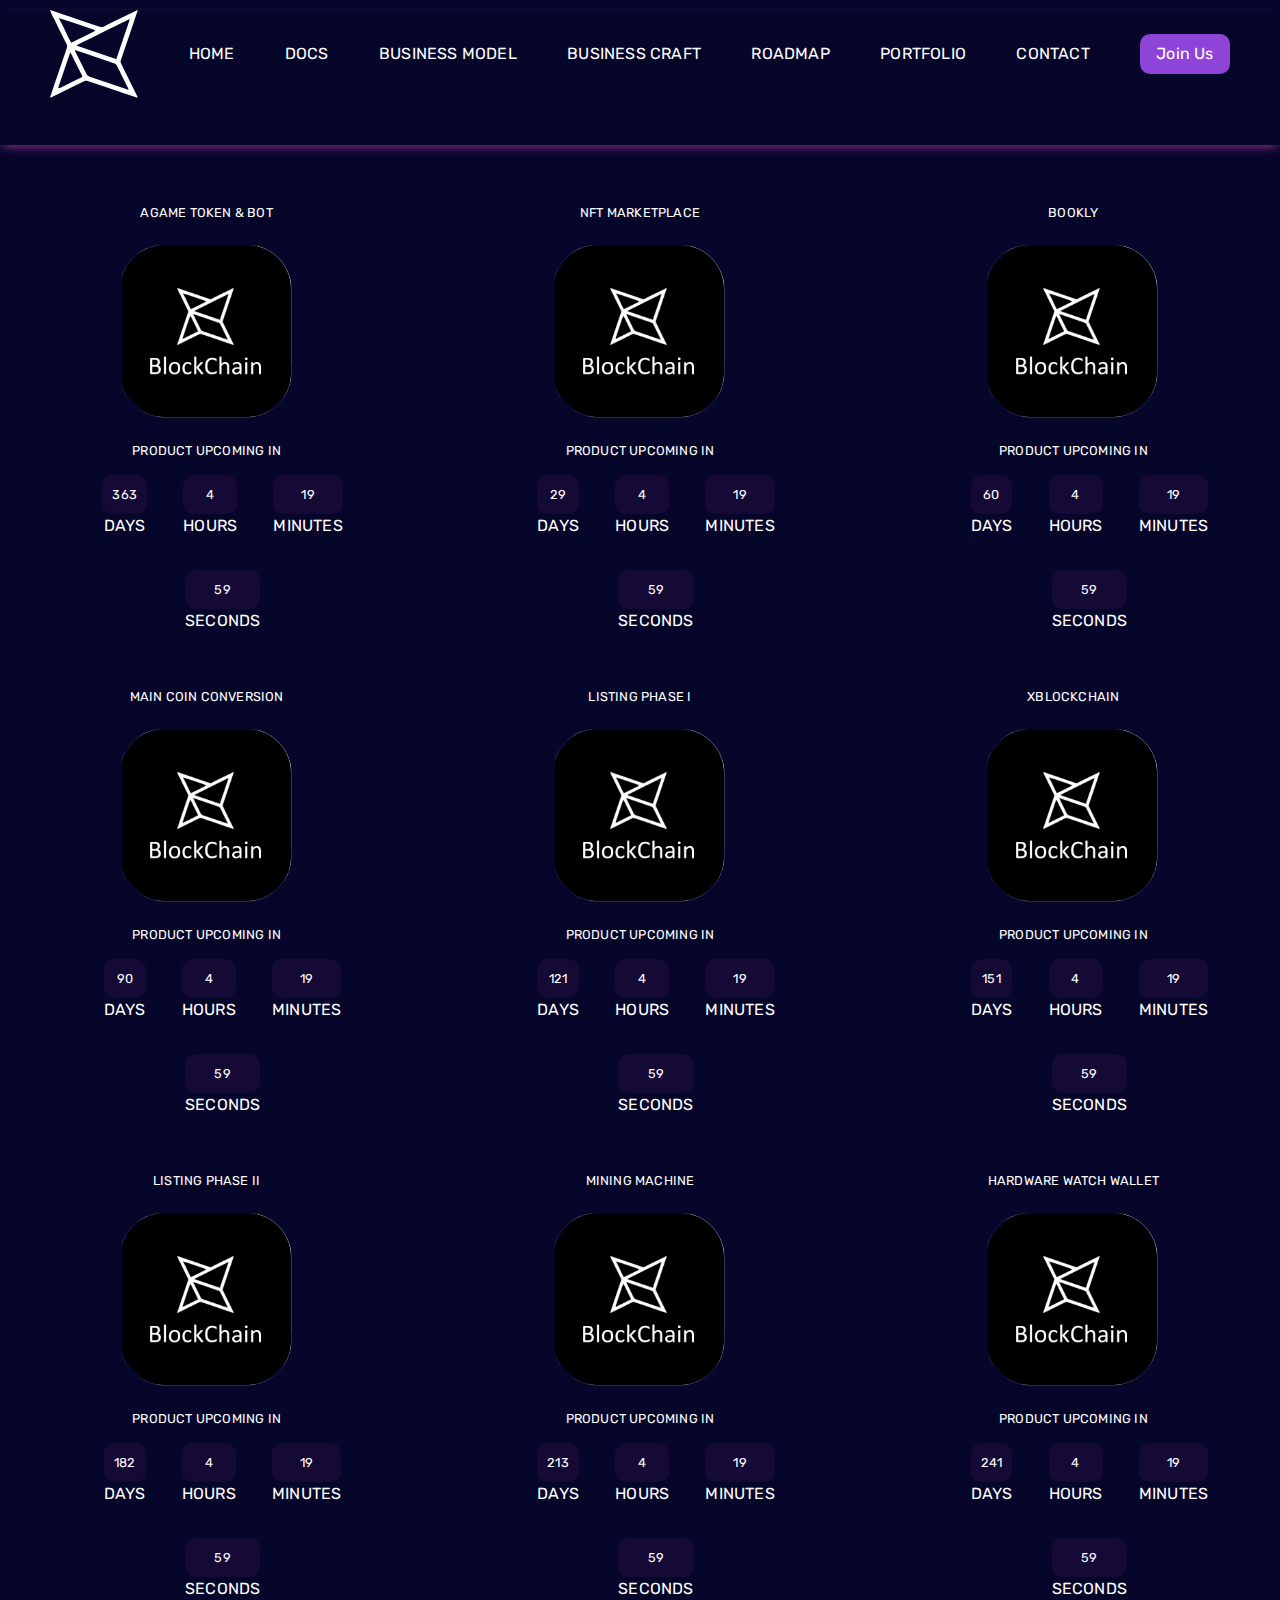
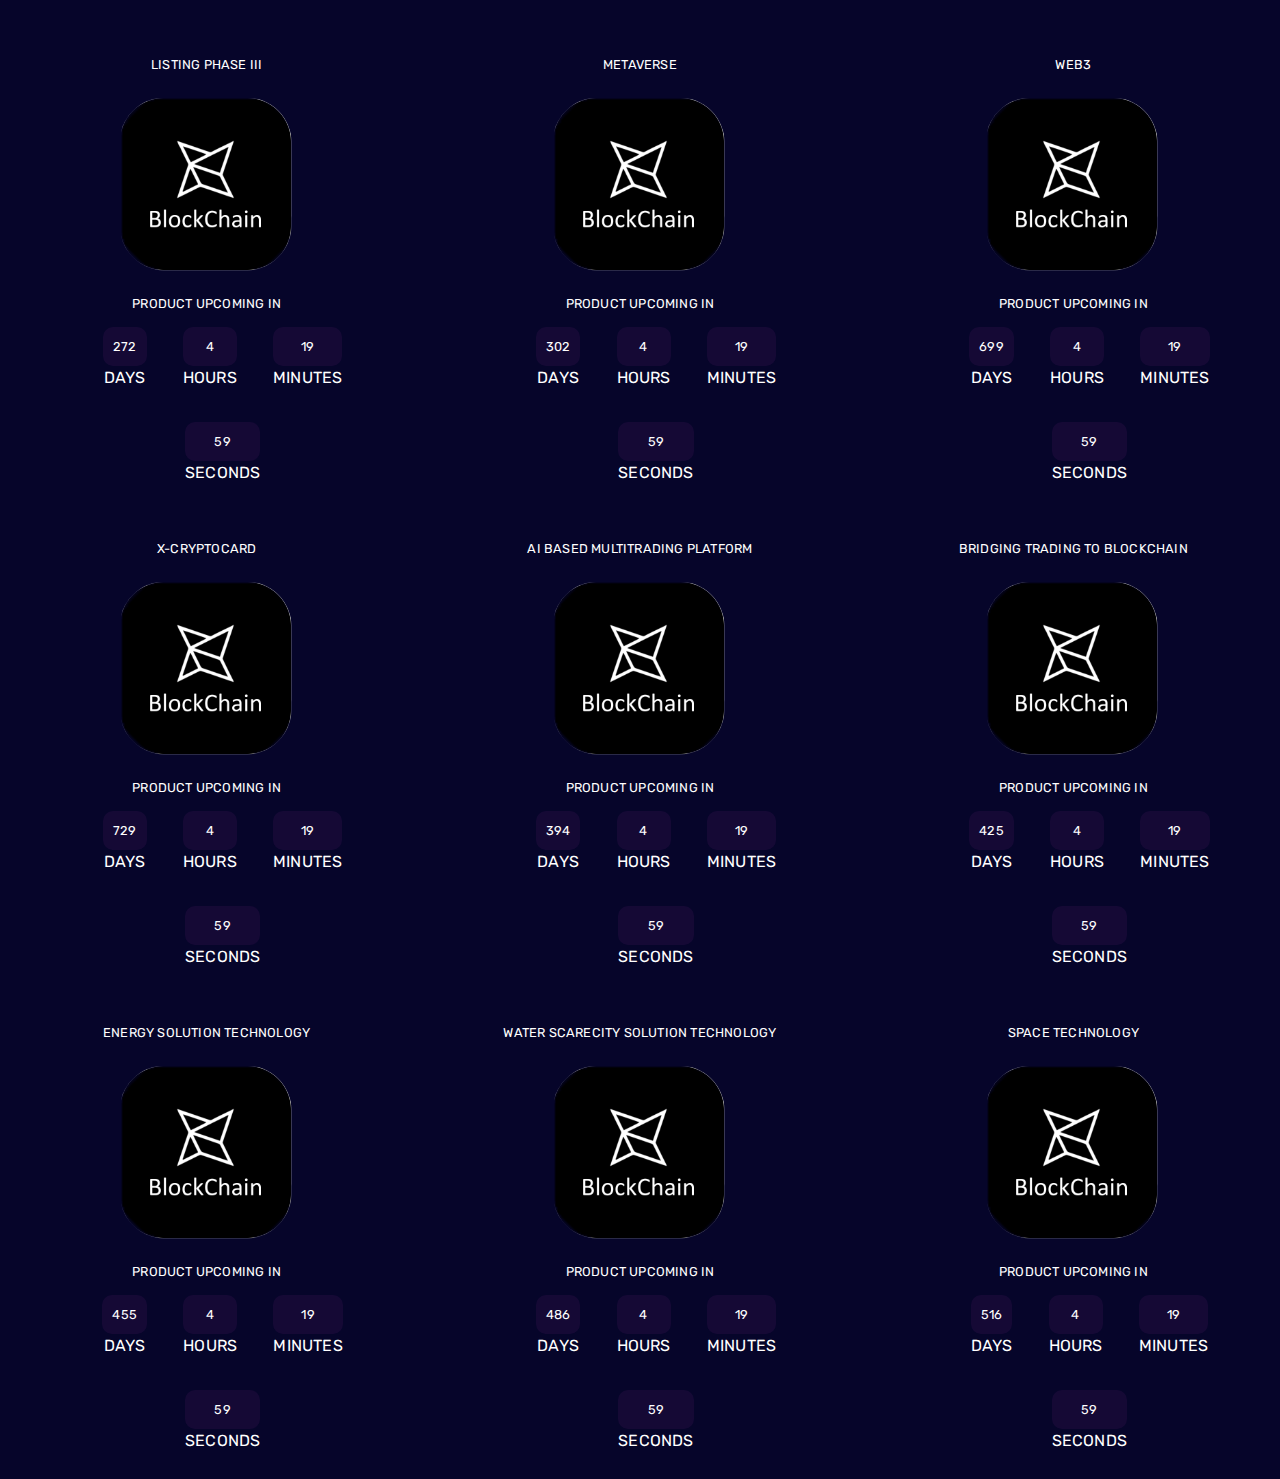
<file: pages/businesscraft.html>
<!DOCTYPE html>
<html lang="en">
  <head>
    <meta charset="UTF-8" />
    <meta http-equiv="X-UA-Compatible" content="IE=edge" />
    <meta name="viewport" content="width=device-width, initial-scale=1.0" />
    <link rel="icon" href="images/" type="image/png" sizes="16x16" />

    <link rel="stylesheet" href="../css/owl.carousel.min.css" />
    <link rel="stylesheet" href="../css/bootstrap.css" />
    <link rel="stylesheet" href="../css/uicons-regular-rounded.css" />
    <link rel="stylesheet" href="../css/fontawesome.min.css" />

    <!-- AOS -->
    <link href="https://unpkg.com/aos@2.3.1/dist/aos.css" rel="stylesheet" />

    <link rel="stylesheet" href="../scss/style.css" />
    <link rel="stylesheet" href="../scss/responsive.css" />
    <title>Xblockchain Documentation</title>
  </head>
  <body>
    <div class="docsnavbar">
      <div class="docsnavbaritems">
        <div class="docsbrandlogo">
          <img src="../images/logo.png" alt="X-Logo" />
        </div>
        <div><a href="../index.html">HOME</a></div>
        <div><a href="./docs.html">DOCS</a></div>
        <div><a href="#">BUSINESS MODEL</a></div>
        <div><a href="../pages/businesscraft.html">BUSINESS CRAFT</a></div>
        <div><a href="#">ROADMAP</a></div>
        <div><a href="#">PORTFOLIO</a></div>
        <div><a href="#">CONTACT</a></div>
        <div class="docsnavbtn">Join Us</div>
      </div>
      <div class="docs-nav-burger">
        <div class="docsnavbrandlogo">
          <img src="../images/logo.png" alt="X-Logo" />
        </div>
        <div
          onclick="docsburgerToggle()"
          id="docs-burger-img"
          class="docs-burger-icon"
        >
          <img src="../images/burger.png" alt="" srcset="" width="80" />
        </div>
        <div id="docs-burger-icon-list" class="">
          <div>
            <div><a href="../index.html">HOME</a></div>
            <div><a href="../pages/docs.html">DOCS</a></div>
            <div><a href="#">BUSINESS MODEL</a></div>
            <div><a href="../pages/businesscraft.html">BUSINESS CRAFT</a></div>
            <div><a href="#">ROADMAP</a></div>
            <div><a href="#">PORTFOLIO</a></div>
            <div><a href="#">CONTACT</a></div>
          </div>
          <button class="docs-nav-burger-btn">Join Us</button>
        </div>
      </div>
    </div>
    <div class="business_craft_div">
      <div class="countdown">
        <h1>AGAME Token & Bot</h1>
        <a href="#"
          ><img
            class="countdownimagediv"
            src="../images/countdown.png"
            alt=""
            srcset=""
        /></a>
        <h1 id="headline">Product Upcoming In</h1>
        <div id="countdown">
          <ul>
            <li><span id="days"></span>days</li>
            <li><span id="hours"></span>Hours</li>
            <li><span id="minutes"></span>Minutes</li>
            <li><span id="seconds"></span>Seconds</li>
          </ul>
        </div>
      </div>
      <div class="countdown">
        <h1>NFT Marketplace</h1>
        <a href="https://agametoken.live/"
          ><img
            class="countdownimagediv"
            src="../images/countdown.png"
            alt=""
            srcset=""
        /></a>
        <h1 id="headline2">Product Upcoming In</h1>
        <div id="countdown2">
          <ul>
            <li><span id="days2"></span>days</li>
            <li><span id="hours2"></span>Hours</li>
            <li><span id="minutes2"></span>Minutes</li>
            <li><span id="seconds2"></span>Seconds</li>
          </ul>
        </div>
      </div>
      <div class="countdown">
        <h1>Bookly</h1>
        <a href="https://bookly.agametoken.live/"
          ><img
            class="countdownimagediv"
            src="../images/countdown.png"
            alt=""
            srcset=""
        /></a>
        <h1 id="headline3">Product Upcoming In</h1>
        <div id="countdown3">
          <ul>
            <li><span id="days3"></span>days</li>
            <li><span id="hours3"></span>Hours</li>
            <li><span id="minutes3"></span>Minutes</li>
            <li><span id="seconds3"></span>Seconds</li>
          </ul>
        </div>
      </div>
      <div class="countdown">
        <h1>Main Coin Conversion</h1>
        <a href="#"
          ><img
            class="countdownimagediv"
            src="../images/countdown.png"
            alt=""
            srcset=""
        /></a>
        <h1 id="headline4">Product Upcoming In</h1>
        <div id="countdown4">
          <ul>
            <li><span id="days4"></span>days</li>
            <li><span id="hours4"></span>Hours</li>
            <li><span id="minutes4"></span>Minutes</li>
            <li><span id="seconds4"></span>Seconds</li>
          </ul>
        </div>
      </div>
      <div class="countdown">
        <h1>Listing Phase I</h1>
        <a href="#"
          ><img
            class="countdownimagediv"
            src="../images/countdown.png"
            alt=""
            srcset=""
        /></a>
        <h1 id="headline5">Product Upcoming In</h1>
        <div id="countdown5">
          <ul>
            <li><span id="days5"></span>days</li>
            <li><span id="hours5"></span>Hours</li>
            <li><span id="minutes5"></span>Minutes</li>
            <li><span id="seconds5"></span>Seconds</li>
          </ul>
        </div>
      </div>
      <div class="countdown">
        <h1>Xblockchain</h1>
        <a href="http://huxh.huxhtech.com/"
          ><img
            class="countdownimagediv"
            src="../images/countdown.png"
            alt=""
            srcset=""
        /></a>
        <h1 id="headline6">Product Upcoming In</h1>
        <div id="countdown6">
          <ul>
            <li><span id="days6"></span>days</li>
            <li><span id="hours6"></span>Hours</li>
            <li><span id="minutes6"></span>Minutes</li>
            <li><span id="seconds6"></span>Seconds</li>
          </ul>
        </div>
      </div>
      <div class="countdown">
        <h1>Listing Phase II</h1>
        <a href="#"
          ><img
            class="countdownimagediv"
            src="../images/countdown.png"
            alt=""
            srcset=""
        /></a>
        <h1 id="headline7">Product Upcoming In</h1>
        <div id="countdown7">
          <ul>
            <li><span id="days7"></span>days</li>
            <li><span id="hours7"></span>Hours</li>
            <li><span id="minutes7"></span>Minutes</li>
            <li><span id="seconds7"></span>Seconds</li>
          </ul>
        </div>
      </div>
      <div class="countdown">
        <h1>Mining Machine</h1>
        <a href="#"
          ><img
            class="countdownimagediv"
            src="../images/countdown.png"
            alt=""
            srcset=""
        /></a>
        <h1 id="headline8">Product Upcoming In</h1>
        <div id="countdown8">
          <ul>
            <li><span id="days8"></span>days</li>
            <li><span id="hours8"></span>Hours</li>
            <li><span id="minutes8"></span>Minutes</li>
            <li><span id="seconds8"></span>Seconds</li>
          </ul>
        </div>
      </div>
      <div class="countdown">
        <h1>Hardware Watch Wallet</h1>
        <a href="http://cryptowallet.agametoken.live/"
          ><img
            class="countdownimagediv"
            src="../images/countdown.png"
            alt=""
            srcset=""
        /></a>
        <h1 id="headline9">Product Upcoming In</h1>
        <div id="countdown9">
          <ul>
            <li><span id="days9"></span>days</li>
            <li><span id="hours9"></span>Hours</li>
            <li><span id="minutes9"></span>Minutes</li>
            <li><span id="seconds9"></span>Seconds</li>
          </ul>
        </div>
      </div>
      <div class="countdown">
        <h1>Listing Phase III</h1>
        <a href="#"
          ><img
            class="countdownimagediv"
            src="../images/countdown.png"
            alt=""
            srcset=""
        /></a>
        <h1 id="headline10">Product Upcoming In</h1>
        <div id="countdown10">
          <ul>
            <li><span id="days10"></span>days</li>
            <li><span id="hours10"></span>Hours</li>
            <li><span id="minutes10"></span>Minutes</li>
            <li><span id="seconds10"></span>Seconds</li>
          </ul>
        </div>
      </div>
      <div class="countdown">
        <h1>Metaverse</h1>
        <a href="#"
          ><img
            class="countdownimagediv"
            src="../images/countdown.png"
            alt=""
            srcset=""
        /></a>
        <h1 id="headline11">Product Upcoming In</h1>
        <div id="countdown11">
          <ul>
            <li><span id="days11"></span>days</li>
            <li><span id="hours11"></span>Hours</li>
            <li><span id="minutes11"></span>Minutes</li>
            <li><span id="seconds11"></span>Seconds</li>
          </ul>
        </div>
      </div>
      <div class="countdown">
        <h1>Web3</h1>
        <a href="#"
          ><img
            class="countdownimagediv"
            src="../images/countdown.png"
            alt=""
            srcset=""
        /></a>
        <h1 id="headline12">Product Upcoming In</h1>
        <div id="countdown12">
          <ul>
            <li><span id="days12"></span>days</li>
            <li><span id="hours12"></span>Hours</li>
            <li><span id="minutes12"></span>Minutes</li>
            <li><span id="seconds12"></span>Seconds</li>
          </ul>
        </div>
      </div>
      <div class="countdown">
        <h1>X-CryptoCard</h1>
        <a href="#"
          ><img
            class="countdownimagediv"
            src="../images/countdown.png"
            alt=""
            srcset=""
        /></a>
        <h1 id="headline13">Product Upcoming In</h1>
        <div id="countdown13">
          <ul>
            <li><span id="days13"></span>days</li>
            <li><span id="hours13"></span>Hours</li>
            <li><span id="minutes13"></span>Minutes</li>
            <li><span id="seconds13"></span>Seconds</li>
          </ul>
        </div>
      </div>
      <div class="countdown">
        <h1>AI Based Multitrading Platform</h1>
        <a href="#"
          ><img
            class="countdownimagediv"
            src="../images/countdown.png"
            alt=""
            srcset=""
        /></a>
        <h1 id="headline14">Product Upcoming In</h1>
        <div id="countdown14">
          <ul>
            <li><span id="days14"></span>days</li>
            <li><span id="hours14"></span>Hours</li>
            <li><span id="minutes14"></span>Minutes</li>
            <li><span id="seconds14"></span>Seconds</li>
          </ul>
        </div>
      </div>
      <div class="countdown">
        <h1>Bridging Trading to Blockchain</h1>
        <a href="#"
          ><img
            class="countdownimagediv"
            src="../images/countdown.png"
            alt=""
            srcset=""
        /></a>
        <h1 id="headline15">Product Upcoming In</h1>
        <div id="countdown15">
          <ul>
            <li><span id="days15"></span>days</li>
            <li><span id="hours15"></span>Hours</li>
            <li><span id="minutes15"></span>Minutes</li>
            <li><span id="seconds15"></span>Seconds</li>
          </ul>
        </div>
      </div>
      <div class="countdown">
        <h1>Energy Solution Technology</h1>
        <a href="#"
          ><img
            class="countdownimagediv"
            src="../images/countdown.png"
            alt=""
            srcset=""
        /></a>
        <h1 id="headline16">Product Upcoming In</h1>
        <div id="countdown16">
          <ul>
            <li><span id="days16"></span>days</li>
            <li><span id="hours16"></span>Hours</li>
            <li><span id="minutes16"></span>Minutes</li>
            <li><span id="seconds16"></span>Seconds</li>
          </ul>
        </div>
      </div>
      <div class="countdown">
        <h1>Water Scarecity Solution Technology</h1>
        <a href="#"
          ><img
            class="countdownimagediv"
            src="../images/countdown.png"
            alt=""
            srcset=""
        /></a>
        <h1 id="headline17">Product Upcoming In</h1>
        <div id="countdown17">
          <ul>
            <li><span id="days17"></span>days</li>
            <li><span id="hours17"></span>Hours</li>
            <li><span id="minutes17"></span>Minutes</li>
            <li><span id="seconds17"></span>Seconds</li>
          </ul>
        </div>
      </div>
      <div class="countdown">
        <h1>Space Technology</h1>
        <a href="#"
          ><img
            class="countdownimagediv"
            src="../images/countdown.png"
            alt=""
            srcset=""
        /></a>
        <h1 id="headline18">Product Upcoming In</h1>
        <div id="countdown18">
          <ul>
            <li><span id="days18"></span>days</li>
            <li><span id="hours18"></span>Hours</li>
            <li><span id="minutes18"></span>Minutes</li>
            <li><span id="seconds18"></span>Seconds</li>
          </ul>
        </div>
      </div>
    </div>
    <script>
      function docsburgerToggle() {
        let docsburgerimg = document.getElementById("docs-burger-icon-list");
        // console.log(docsburgerimg);
        docsburgerimg.classList.toggle("docsnavshow");
      }
      (function () {
        const second = 1000,
          minute = second * 60,
          hour = minute * 60,
          day = hour * 24;

        let today = new Date(),
          dd = String(today.getDate()).padStart(2, "0"),
          mm = String(today.getMonth() + 1).padStart(2, "0"),
          yyyy = today.getFullYear(),
          nextYear = yyyy + 1,
          dayMonth = "07/25/",
          birthday = dayMonth + yyyy;

        today = mm + "/" + dd + "/" + yyyy;
        if (today > birthday) {
          birthday = dayMonth + nextYear;
        }
        //end

        const countDown = new Date(birthday).getTime(),
          x = setInterval(function () {
            const now = new Date().getTime(),
              distance = countDown - now;

            (document.getElementById("days").innerText = Math.floor(
              distance / day
            )),
              (document.getElementById("hours").innerText = Math.floor(
                (distance % day) / hour
              )),
              (document.getElementById("minutes").innerText = Math.floor(
                (distance % hour) / minute
              )),
              (document.getElementById("seconds").innerText = Math.floor(
                (distance % minute) / second
              ));

            //do something later when date is reached
            if (distance < 0) {
              document.getElementById("headline").innerText =
                "Product Has ARRIVED!!!";
              document.getElementById("countdown").style.display = "none";
              clearInterval(x);
            }
            //seconds
          }, 0);
      })();
      (function () {
        const second = 1000,
          minute = second * 60,
          hour = minute * 60,
          day = hour * 24;

        let today = new Date(),
          dd = String(today.getDate()).padStart(2, "0"),
          mm = String(today.getMonth() + 1).padStart(2, "0"),
          yyyy = today.getFullYear(),
          nextYear = yyyy + 1,
          dayMonth = "08/25/",
          birthday = dayMonth + yyyy;

        today = mm + "/" + dd + "/" + yyyy;
        if (today > birthday) {
          birthday = dayMonth + nextYear;
        }
        //end

        const countDown = new Date(birthday).getTime(),
          x = setInterval(function () {
            const now = new Date().getTime(),
              distance = countDown - now;

            (document.getElementById("days2").innerText = Math.floor(
              distance / day
            )),
              (document.getElementById("hours2").innerText = Math.floor(
                (distance % day) / hour
              )),
              (document.getElementById("minutes2").innerText = Math.floor(
                (distance % hour) / minute
              )),
              (document.getElementById("seconds2").innerText = Math.floor(
                (distance % minute) / second
              ));

            //do something later when date is reached
            if (distance < 0) {
              document.getElementById("headline2").innerText =
                "Product Has ARRIVED!!!";
              document.getElementById("countdown2").style.display = "none";
              clearInterval(x);
            }
            //seconds
          }, 0);
      })();
      (function () {
        const second = 1000,
          minute = second * 60,
          hour = minute * 60,
          day = hour * 24;

        let today = new Date(),
          dd = String(today.getDate()).padStart(2, "0"),
          mm = String(today.getMonth() + 1).padStart(2, "0"),
          yyyy = today.getFullYear(),
          nextYear = yyyy + 1,
          dayMonth = "09/25/",
          birthday = dayMonth + yyyy;

        today = mm + "/" + dd + "/" + yyyy;
        if (today > birthday) {
          birthday = dayMonth + nextYear;
        }
        //end

        const countDown = new Date(birthday).getTime(),
          x = setInterval(function () {
            const now = new Date().getTime(),
              distance = countDown - now;

            (document.getElementById("days3").innerText = Math.floor(
              distance / day
            )),
              (document.getElementById("hours3").innerText = Math.floor(
                (distance % day) / hour
              )),
              (document.getElementById("minutes3").innerText = Math.floor(
                (distance % hour) / minute
              )),
              (document.getElementById("seconds3").innerText = Math.floor(
                (distance % minute) / second
              ));

            //do something later when date is reached
            if (distance < 0) {
              document.getElementById("headline3").innerText =
                "Product Has ARRIVED!!!";
              document.getElementById("countdown3").style.display = "none";
              clearInterval(x);
            }
            //seconds
          }, 0);
      })();
      (function () {
        const second = 1000,
          minute = second * 60,
          hour = minute * 60,
          day = hour * 24;

        let today = new Date(),
          dd = String(today.getDate()).padStart(2, "0"),
          mm = String(today.getMonth() + 1).padStart(2, "0"),
          yyyy = today.getFullYear(),
          nextYear = yyyy + 1,
          dayMonth = "10/25/",
          birthday = dayMonth + yyyy;

        today = mm + "/" + dd + "/" + yyyy;
        if (today > birthday) {
          birthday = dayMonth + nextYear;
        }
        //end

        const countDown = new Date(birthday).getTime(),
          x = setInterval(function () {
            const now = new Date().getTime(),
              distance = countDown - now;

            (document.getElementById("days4").innerText = Math.floor(
              distance / day
            )),
              (document.getElementById("hours4").innerText = Math.floor(
                (distance % day) / hour
              )),
              (document.getElementById("minutes4").innerText = Math.floor(
                (distance % hour) / minute
              )),
              (document.getElementById("seconds4").innerText = Math.floor(
                (distance % minute) / second
              ));

            //do something later when date is reached
            if (distance < 0) {
              document.getElementById("headline4").innerText =
                "Product Has ARRIVED!!!";
              document.getElementById("countdown4").style.display = "none";
              clearInterval(x);
            }
            //seconds
          }, 0);
      })();
      (function () {
        const second = 1000,
          minute = second * 60,
          hour = minute * 60,
          day = hour * 24;

        let today = new Date(),
          dd = String(today.getDate()).padStart(2, "0"),
          mm = String(today.getMonth() + 1).padStart(2, "0"),
          yyyy = today.getFullYear(),
          nextYear = yyyy + 1,
          dayMonth = "11/25/",
          birthday = dayMonth + yyyy;

        today = mm + "/" + dd + "/" + yyyy;
        if (today > birthday) {
          birthday = dayMonth + nextYear;
        }
        //end

        const countDown = new Date(birthday).getTime(),
          x = setInterval(function () {
            const now = new Date().getTime(),
              distance = countDown - now;

            (document.getElementById("days5").innerText = Math.floor(
              distance / day
            )),
              (document.getElementById("hours5").innerText = Math.floor(
                (distance % day) / hour
              )),
              (document.getElementById("minutes5").innerText = Math.floor(
                (distance % hour) / minute
              )),
              (document.getElementById("seconds5").innerText = Math.floor(
                (distance % minute) / second
              ));

            //do something later when date is reached
            if (distance < 0) {
              document.getElementById("headline5").innerText =
                "Product Has ARRIVED!!!";
              document.getElementById("countdown5").style.display = "none";
              clearInterval(x);
            }
            //seconds
          }, 0);
      })();
      (function () {
        const second = 1000,
          minute = second * 60,
          hour = minute * 60,
          day = hour * 24;

        let today = new Date(),
          dd = String(today.getDate()).padStart(2, "0"),
          mm = String(today.getMonth() + 1).padStart(2, "0"),
          yyyy = today.getFullYear(),
          nextYear = yyyy + 1,
          dayMonth = "12/25/",
          birthday = dayMonth + yyyy;

        today = mm + "/" + dd + "/" + yyyy;
        if (today > birthday) {
          birthday = dayMonth + nextYear;
        }
        //end

        const countDown = new Date(birthday).getTime(),
          x = setInterval(function () {
            const now = new Date().getTime(),
              distance = countDown - now;

            (document.getElementById("days6").innerText = Math.floor(
              distance / day
            )),
              (document.getElementById("hours6").innerText = Math.floor(
                (distance % day) / hour
              )),
              (document.getElementById("minutes6").innerText = Math.floor(
                (distance % hour) / minute
              )),
              (document.getElementById("seconds6").innerText = Math.floor(
                (distance % minute) / second
              ));

            //do something later when date is reached
            if (distance < 0) {
              document.getElementById("headline6").innerText =
                "Product Has ARRIVED!!!";
              document.getElementById("countdown6").style.display = "none";
              clearInterval(x);
            }
            //seconds
          }, 0);
      })();
      (function () {
        const second = 1000,
          minute = second * 60,
          hour = minute * 60,
          day = hour * 24;

        let today = new Date(),
          dd = String(today.getDate()).padStart(2, "0"),
          mm = String(today.getMonth() + 1).padStart(2, "0"),
          yyyy = today.getFullYear(),
          nextYear = yyyy + 1,
          dayMonth = "01/25/",
          birthday = dayMonth + yyyy;

        today = mm + "/" + dd + "/" + yyyy;
        if (today > birthday) {
          birthday = dayMonth + nextYear;
        }
        //end

        const countDown = new Date(birthday).getTime(),
          x = setInterval(function () {
            const now = new Date().getTime(),
              distance = countDown - now;

            (document.getElementById("days7").innerText = Math.floor(
              distance / day
            )),
              (document.getElementById("hours7").innerText = Math.floor(
                (distance % day) / hour
              )),
              (document.getElementById("minutes7").innerText = Math.floor(
                (distance % hour) / minute
              )),
              (document.getElementById("seconds7").innerText = Math.floor(
                (distance % minute) / second
              ));

            //do something later when date is reached
            if (distance < 0) {
              document.getElementById("headline7").innerText =
                "Product Has ARRIVED!!!";
              document.getElementById("countdown7").style.display = "none";
              clearInterval(x);
            }
            //seconds
          }, 0);
      })();
      (function () {
        const second = 1000,
          minute = second * 60,
          hour = minute * 60,
          day = hour * 24;

        let today = new Date(),
          dd = String(today.getDate()).padStart(2, "0"),
          mm = String(today.getMonth() + 1).padStart(2, "0"),
          yyyy = today.getFullYear(),
          nextYear = yyyy + 1,
          dayMonth = "02/25/",
          birthday = dayMonth + yyyy;

        today = mm + "/" + dd + "/" + yyyy;
        if (today > birthday) {
          birthday = dayMonth + nextYear;
        }
        //end

        const countDown = new Date(birthday).getTime(),
          x = setInterval(function () {
            const now = new Date().getTime(),
              distance = countDown - now;

            (document.getElementById("days8").innerText = Math.floor(
              distance / day
            )),
              (document.getElementById("hours8").innerText = Math.floor(
                (distance % day) / hour
              )),
              (document.getElementById("minutes8").innerText = Math.floor(
                (distance % hour) / minute
              )),
              (document.getElementById("seconds8").innerText = Math.floor(
                (distance % minute) / second
              ));

            //do something later when date is reached
            if (distance < 0) {
              document.getElementById("headline8").innerText =
                "Product Has ARRIVED!!!";
              document.getElementById("countdown8").style.display = "none";
              clearInterval(x);
            }
            //seconds
          }, 0);
      })();
      (function () {
        const second = 1000,
          minute = second * 60,
          hour = minute * 60,
          day = hour * 24;

        let today = new Date(),
          dd = String(today.getDate()).padStart(2, "0"),
          mm = String(today.getMonth() + 1).padStart(2, "0"),
          yyyy = today.getFullYear(),
          nextYear = yyyy + 1,
          dayMonth = "03/25/",
          birthday = dayMonth + yyyy;

        today = mm + "/" + dd + "/" + yyyy;
        if (today > birthday) {
          birthday = dayMonth + nextYear;
        }
        //end

        const countDown = new Date(birthday).getTime(),
          x = setInterval(function () {
            const now = new Date().getTime(),
              distance = countDown - now;

            (document.getElementById("days9").innerText = Math.floor(
              distance / day
            )),
              (document.getElementById("hours9").innerText = Math.floor(
                (distance % day) / hour
              )),
              (document.getElementById("minutes9").innerText = Math.floor(
                (distance % hour) / minute
              )),
              (document.getElementById("seconds9").innerText = Math.floor(
                (distance % minute) / second
              ));

            //do something later when date is reached
            if (distance < 0) {
              document.getElementById("headline9").innerText =
                "Product Has ARRIVED!!!";
              document.getElementById("countdown9").style.display = "none";
              clearInterval(x);
            }
            //seconds
          }, 0);
      })();
      (function () {
        const second = 1000,
          minute = second * 60,
          hour = minute * 60,
          day = hour * 24;

        let today = new Date(),
          dd = String(today.getDate()).padStart(2, "0"),
          mm = String(today.getMonth() + 1).padStart(2, "0"),
          yyyy = today.getFullYear(),
          nextYear = yyyy + 1,
          dayMonth = "04/25/",
          birthday = dayMonth + yyyy;

        today = mm + "/" + dd + "/" + yyyy;
        if (today > birthday) {
          birthday = dayMonth + nextYear;
        }
        //end

        const countDown = new Date(birthday).getTime(),
          x = setInterval(function () {
            const now = new Date().getTime(),
              distance = countDown - now;

            (document.getElementById("days10").innerText = Math.floor(
              distance / day
            )),
              (document.getElementById("hours10").innerText = Math.floor(
                (distance % day) / hour
              )),
              (document.getElementById("minutes10").innerText = Math.floor(
                (distance % hour) / minute
              )),
              (document.getElementById("seconds10").innerText = Math.floor(
                (distance % minute) / second
              ));

            //do something later when date is reached
            if (distance < 0) {
              document.getElementById("headline10").innerText =
                "Product Has ARRIVED!!!";
              document.getElementById("countdown10").style.display = "none";
              clearInterval(x);
            }
            //seconds
          }, 0);
      })();
      (function () {
        const second = 1000,
          minute = second * 60,
          hour = minute * 60,
          day = hour * 24;

        let today = new Date(),
          dd = String(today.getDate()).padStart(2, "0"),
          mm = String(today.getMonth() + 1).padStart(2, "0"),
          yyyy = today.getFullYear(),
          nextYear = yyyy + 1,
          dayMonth = "05/25/",
          birthday = dayMonth + yyyy;

        today = mm + "/" + dd + "/" + yyyy;
        if (today > birthday) {
          birthday = dayMonth + nextYear;
        }
        //end

        const countDown = new Date(birthday).getTime(),
          x = setInterval(function () {
            const now = new Date().getTime(),
              distance = countDown - now;

            (document.getElementById("days11").innerText = Math.floor(
              distance / day
            )),
              (document.getElementById("hours11").innerText = Math.floor(
                (distance % day) / hour
              )),
              (document.getElementById("minutes11").innerText = Math.floor(
                (distance % hour) / minute
              )),
              (document.getElementById("seconds11").innerText = Math.floor(
                (distance % minute) / second
              ));

            //do something later when date is reached
            if (distance < 0) {
              document.getElementById("headline11").innerText =
                "Product Has ARRIVED!!!";
              document.getElementById("countdown11").style.display = "none";
              clearInterval(x);
            }
            //seconds
          }, 0);
      })();
      (function () {
        const second = 1000,
          minute = second * 60,
          hour = minute * 60,
          day = hour * 24;

        let today = new Date(),
          dd = String(today.getDate()).padStart(2, "0"),
          mm = String(today.getMonth() + 1).padStart(2, "0"),
          yyyy = today.getFullYear() + 1,
          nextYear = yyyy + 1,
          dayMonth = "06/25/",
          birthday = dayMonth + yyyy;

        today = mm + "/" + dd + "/" + yyyy;
        if (today > birthday) {
          birthday = dayMonth + nextYear;
        }
        //end

        const countDown = new Date(birthday).getTime(),
          x = setInterval(function () {
            const now = new Date().getTime(),
              distance = countDown - now;

            (document.getElementById("days12").innerText = Math.floor(
              distance / day
            )),
              (document.getElementById("hours12").innerText = Math.floor(
                (distance % day) / hour
              )),
              (document.getElementById("minutes12").innerText = Math.floor(
                (distance % hour) / minute
              )),
              (document.getElementById("seconds12").innerText = Math.floor(
                (distance % minute) / second
              ));

            //do something later when date is reached
            if (distance < 0) {
              document.getElementById("headline12").innerText =
                "Product Has ARRIVED!!!";
              document.getElementById("countdown12").style.display = "none";
              clearInterval(x);
            }
            //seconds
          }, 0);
      })();
      (function () {
        const second = 1000,
          minute = second * 60,
          hour = minute * 60,
          day = hour * 24;

        let today = new Date(),
          dd = String(today.getDate()).padStart(2, "0"),
          mm = String(today.getMonth() + 1).padStart(2, "0"),
          yyyy = today.getFullYear() + 1,
          nextYear = yyyy + 1,
          dayMonth = "07/25/",
          birthday = dayMonth + yyyy;

        today = mm + "/" + dd + "/" + yyyy;
        if (today > birthday) {
          birthday = dayMonth + nextYear;
        }
        //end

        const countDown = new Date(birthday).getTime(),
          x = setInterval(function () {
            const now = new Date().getTime(),
              distance = countDown - now;

            (document.getElementById("days13").innerText = Math.floor(
              distance / day
            )),
              (document.getElementById("hours13").innerText = Math.floor(
                (distance % day) / hour
              )),
              (document.getElementById("minutes13").innerText = Math.floor(
                (distance % hour) / minute
              )),
              (document.getElementById("seconds13").innerText = Math.floor(
                (distance % minute) / second
              ));

            //do something later when date is reached
            if (distance < 0) {
              document.getElementById("headline13").innerText =
                "Product Has ARRIVED!!!";
              document.getElementById("countdown13").style.display = "none";
              clearInterval(x);
            }
            //seconds
          }, 0);
      })();
      (function () {
        const second = 1000,
          minute = second * 60,
          hour = minute * 60,
          day = hour * 24;

        let today = new Date(),
          dd = String(today.getDate()).padStart(2, "0"),
          mm = String(today.getMonth() + 1).padStart(2, "0"),
          yyyy = today.getFullYear() + 1,
          nextYear = yyyy + 1,
          dayMonth = "08/25/",
          birthday = dayMonth + yyyy;

        today = mm + "/" + dd + "/" + yyyy;
        if (today > birthday) {
          birthday = dayMonth + nextYear;
        }
        //end

        const countDown = new Date(birthday).getTime(),
          x = setInterval(function () {
            const now = new Date().getTime(),
              distance = countDown - now;

            (document.getElementById("days14").innerText = Math.floor(
              distance / day
            )),
              (document.getElementById("hours14").innerText = Math.floor(
                (distance % day) / hour
              )),
              (document.getElementById("minutes14").innerText = Math.floor(
                (distance % hour) / minute
              )),
              (document.getElementById("seconds14").innerText = Math.floor(
                (distance % minute) / second
              ));

            //do something later when date is reached
            if (distance < 0) {
              document.getElementById("headline14").innerText =
                "Product Has ARRIVED!!!";
              document.getElementById("countdown14").style.display = "none";
              clearInterval(x);
            }
            //seconds
          }, 0);
      })();
      (function () {
        const second = 1000,
          minute = second * 60,
          hour = minute * 60,
          day = hour * 24;

        let today = new Date(),
          dd = String(today.getDate()).padStart(2, "0"),
          mm = String(today.getMonth() + 1).padStart(2, "0"),
          yyyy = today.getFullYear() + 1,
          nextYear = yyyy + 1,
          dayMonth = "09/25/",
          birthday = dayMonth + yyyy;

        today = mm + "/" + dd + "/" + yyyy;
        if (today > birthday) {
          birthday = dayMonth + nextYear;
        }
        //end

        const countDown = new Date(birthday).getTime(),
          x = setInterval(function () {
            const now = new Date().getTime(),
              distance = countDown - now;

            (document.getElementById("days15").innerText = Math.floor(
              distance / day
            )),
              (document.getElementById("hours15").innerText = Math.floor(
                (distance % day) / hour
              )),
              (document.getElementById("minutes15").innerText = Math.floor(
                (distance % hour) / minute
              )),
              (document.getElementById("seconds15").innerText = Math.floor(
                (distance % minute) / second
              ));

            //do something later when date is reached
            if (distance < 0) {
              document.getElementById("headline15").innerText =
                "Product Has ARRIVED!!!";
              document.getElementById("countdown15").style.display = "none";
              clearInterval(x);
            }
            //seconds
          }, 0);
      })();
      (function () {
        const second = 1000,
          minute = second * 60,
          hour = minute * 60,
          day = hour * 24;

        let today = new Date(),
          dd = String(today.getDate()).padStart(2, "0"),
          mm = String(today.getMonth() + 1).padStart(2, "0"),
          yyyy = today.getFullYear() + 1,
          nextYear = yyyy + 1,
          dayMonth = "10/25/",
          birthday = dayMonth + yyyy;

        today = mm + "/" + dd + "/" + yyyy;
        if (today > birthday) {
          birthday = dayMonth + nextYear;
        }
        //end

        const countDown = new Date(birthday).getTime(),
          x = setInterval(function () {
            const now = new Date().getTime(),
              distance = countDown - now;

            (document.getElementById("days16").innerText = Math.floor(
              distance / day
            )),
              (document.getElementById("hours16").innerText = Math.floor(
                (distance % day) / hour
              )),
              (document.getElementById("minutes16").innerText = Math.floor(
                (distance % hour) / minute
              )),
              (document.getElementById("seconds16").innerText = Math.floor(
                (distance % minute) / second
              ));

            //do something later when date is reached
            if (distance < 0) {
              document.getElementById("headline16").innerText =
                "Product Has ARRIVED!!!";
              document.getElementById("countdown16").style.display = "none";
              clearInterval(x);
            }
            //seconds
          }, 0);
      })();
      (function () {
        const second = 1000,
          minute = second * 60,
          hour = minute * 60,
          day = hour * 24;

        let today = new Date(),
          dd = String(today.getDate()).padStart(2, "0"),
          mm = String(today.getMonth() + 1).padStart(2, "0"),
          yyyy = today.getFullYear() + 1,
          nextYear = yyyy + 1,
          dayMonth = "11/25/",
          birthday = dayMonth + yyyy;

        today = mm + "/" + dd + "/" + yyyy;
        if (today > birthday) {
          birthday = dayMonth + nextYear;
        }
        //end

        const countDown = new Date(birthday).getTime(),
          x = setInterval(function () {
            const now = new Date().getTime(),
              distance = countDown - now;

            (document.getElementById("days17").innerText = Math.floor(
              distance / day
            )),
              (document.getElementById("hours17").innerText = Math.floor(
                (distance % day) / hour
              )),
              (document.getElementById("minutes17").innerText = Math.floor(
                (distance % hour) / minute
              )),
              (document.getElementById("seconds17").innerText = Math.floor(
                (distance % minute) / second
              ));

            //do something later when date is reached
            if (distance < 0) {
              document.getElementById("headline17").innerText =
                "Product Has ARRIVED!!!";
              document.getElementById("countdown17").style.display = "none";
              clearInterval(x);
            }
            //seconds
          }, 0);
      })();
      (function () {
        const second = 1000,
          minute = second * 60,
          hour = minute * 60,
          day = hour * 24;

        let today = new Date(),
          dd = String(today.getDate()).padStart(2, "0"),
          mm = String(today.getMonth() + 1).padStart(2, "0"),
          yyyy = today.getFullYear() + 1,
          nextYear = yyyy + 1,
          dayMonth = "12/25/",
          birthday = dayMonth + yyyy;

        today = mm + "/" + dd + "/" + yyyy;
        if (today > birthday) {
          birthday = dayMonth + nextYear;
        }
        //end

        const countDown = new Date(birthday).getTime(),
          x = setInterval(function () {
            const now = new Date().getTime(),
              distance = countDown - now;

            (document.getElementById("days18").innerText = Math.floor(
              distance / day
            )),
              (document.getElementById("hours18").innerText = Math.floor(
                (distance % day) / hour
              )),
              (document.getElementById("minutes18").innerText = Math.floor(
                (distance % hour) / minute
              )),
              (document.getElementById("seconds18").innerText = Math.floor(
                (distance % minute) / second
              ));

            //do something later when date is reached
            if (distance < 0) {
              document.getElementById("headline18").innerText =
                "Product Has ARRIVED!!!";
              document.getElementById("countdown18").style.display = "none";
              clearInterval(x);
            }
            //seconds
          }, 0);
      })();
    </script>
  </body>
</html>
</file>
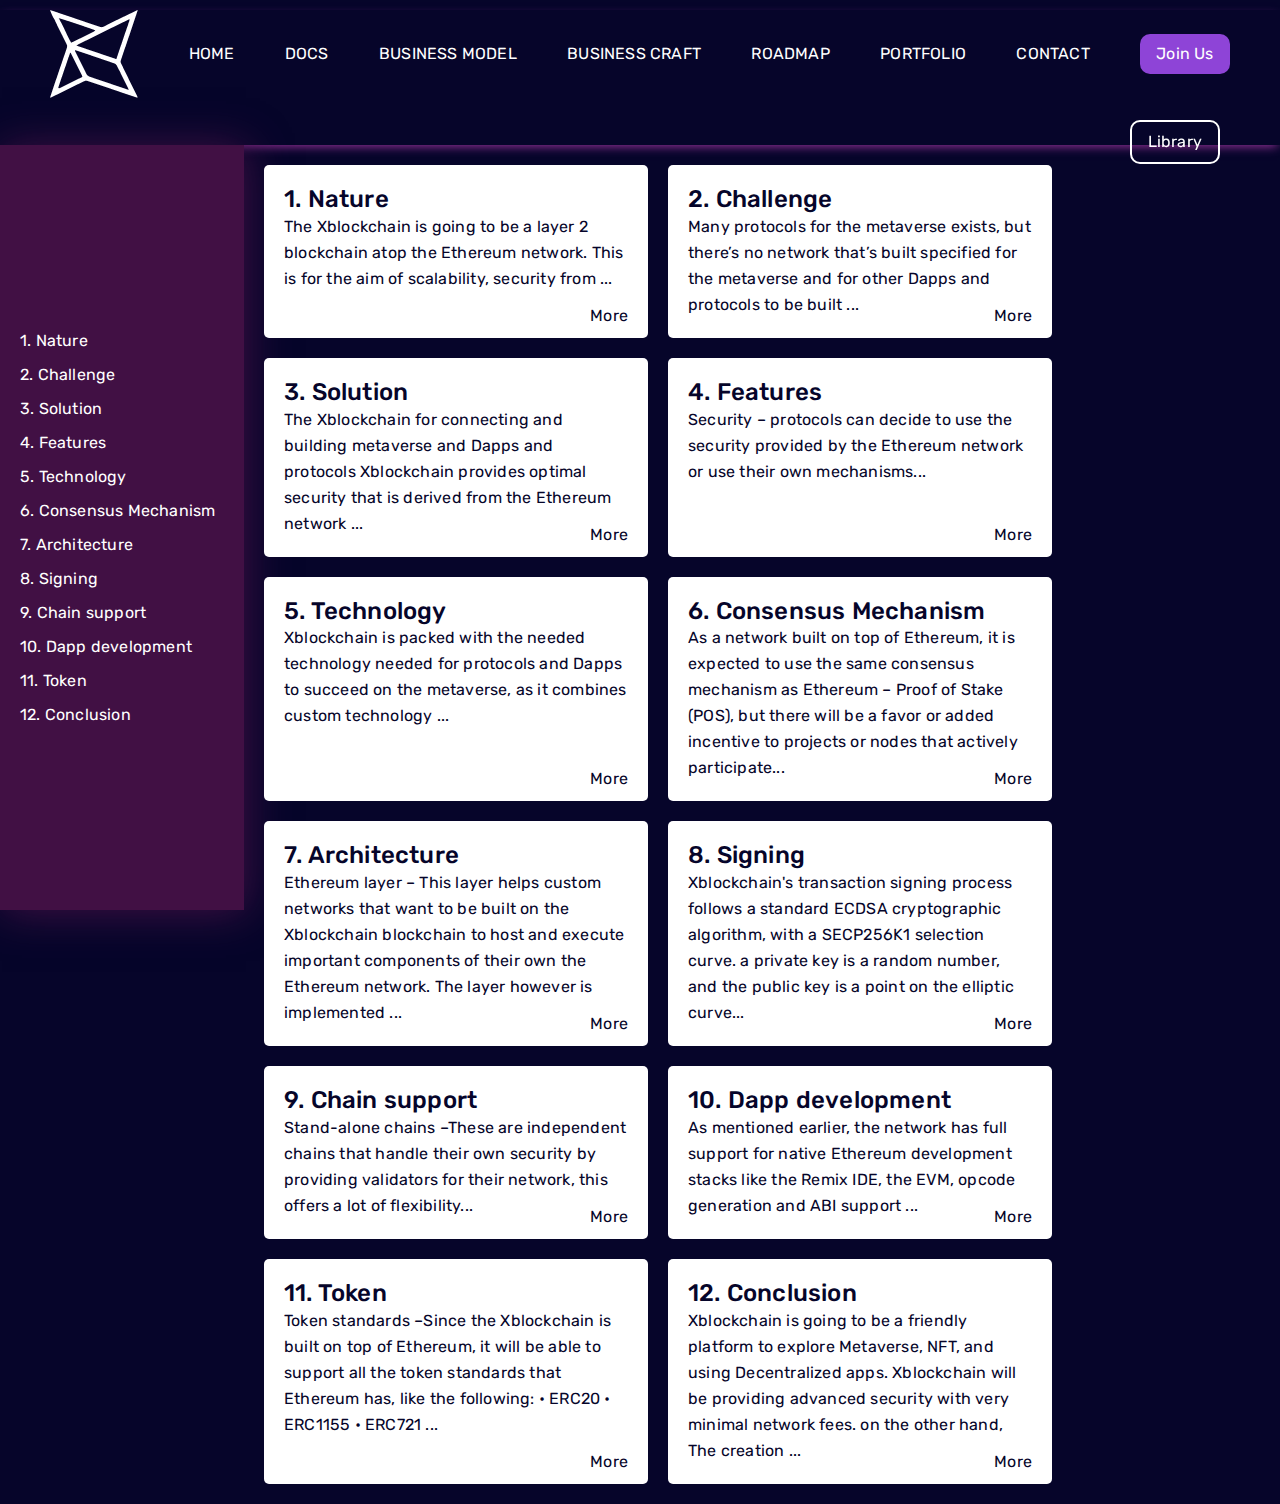
<file: pages/docs.html>
<!DOCTYPE html>
<html lang="en">
  <head>
    <meta charset="UTF-8" />
    <meta http-equiv="X-UA-Compatible" content="IE=edge" />
    <meta name="viewport" content="width=device-width, initial-scale=1.0" />
    <link rel="icon" href="images/" type="image/png" sizes="16x16" />

    <link rel="stylesheet" href="../css/owl.carousel.min.css" />
    <link rel="stylesheet" href="../css/bootstrap.css" />
    <link rel="stylesheet" href="../css/uicons-regular-rounded.css" />
    <link rel="stylesheet" href="../css/fontawesome.min.css" />

    <!-- AOS -->
    <link href="https://unpkg.com/aos@2.3.1/dist/aos.css" rel="stylesheet" />

    <link rel="stylesheet" href="../scss/style.css" />
    <link rel="stylesheet" href="../scss/responsive.css" />
    <title>Xblockchain Documentation</title>
  </head>
  <body>
    <div class="docsnavbar">
      <div class="docsnavbaritems">
        <div class="docsbrandlogo">
          <img src="../images/logo.png" alt="X-Logo" />
        </div>
        <div><a href="../index.html">HOME</a></div>
        <div><a href="./docs.html">DOCS</a></div>
        <div><a href="#">BUSINESS MODEL</a></div>
        <div><a href="../pages/businesscraft.html">BUSINESS CRAFT</a></div>
        <div><a href="#">ROADMAP</a></div>
        <div><a href="#">PORTFOLIO</a></div>
        <div><a href="#">CONTACT</a></div>
        <div class="docsnavbtn">Join Us</div>
      </div>
      <div class="docs-nav-burger">
        <div class="docsnavbrandlogo">
          <img src="../images/logo.png" alt="X-Logo" />
        </div>
        <div
          onclick="docsburgerToggle()"
          id="docs-burger-img"
          class="docs-burger-icon"
        >
          <img src="../images/burger.png" alt="" srcset="" width="80" />
        </div>
        <div id="docs-burger-icon-list" class="">
          <div>
            <div><a href="../index.html">HOME</a></div>
            <div><a href="../pages/docs.html">DOCS</a></div>
            <div><a href="#">BUSINESS MODEL</a></div>
            <div><a href="../pages/businesscraft.html">BUSINESS CRAFT</a></div>
            <div><a href="#">ROADMAP</a></div>
            <div><a href="#">PORTFOLIO</a></div>
            <div><a href="#">CONTACT</a></div>
          </div>
          <button class="docs-nav-burger-btn">Join Us</button>
        </div>
      </div>
    </div>
    <div class="docsflex">
      <div class="docs-sidebar" id="docslibrary">
        <div class="docsidebarList">
          <a href="../pages/docspages/page1.html">1. Nature</a>
        </div>
        <div class="docsidebarList">
          <a href="../pages/docspages/page2.html">2. Challenge</a>
        </div>
        <div class="docsidebarList">
          <a href="../pages/docspages/page3.html">3. Solution</a>
        </div>
        <div class="docsidebarList">
          <a href="../pages/docspages/page4.html">4. Features</a>
        </div>
        <div class="docsidebarList">
          <a href="../pages/docspages/page5.html">5. Technology</a>
        </div>
        <div class="docsidebarList">
          <a href="../pages/docspages/page6.html">6. Consensus Mechanism</a>
        </div>
        <div class="docsidebarList">
          <a href="../pages/docspages/page7.html">7. Architecture</a>
        </div>
        <div class="docsidebarList">
          <a href="../pages/docspages/page8.html">8. Signing</a>
        </div>
        <div class="docsidebarList">
          <a href="../pages/docspages/page9.html">9. Chain support</a>
        </div>
        <div class="docsidebarList">
          <a href="../pages/docspages/page10.html">10. Dapp development</a>
        </div>
        <div class="docsidebarList">
          <a href="../pages/docspages/page11.html">11. Token</a>
        </div>
        <div class="docsidebarList">
          <a href="../pages/docspages/page12.html">12. Conclusion</a>
        </div>
        <!-- <div class="docsidebarList">11. Lorem</div> -->
      </div>
      <div class="docs-details">
        <div class="docsnav" id="docsnav">
          <div class="grid_docs_link">
            <div class="docscard">
              <h4>1. Nature</h4>
              <p>
                The Xblockchain is going to be a layer 2 blockchain atop the
                Ethereum network. This is for the aim of scalability, security
                from ...
              </p>
              <a class="doclink" href="../pages/docspages/page1.html">More</a>
            </div>
            <div class="docscard">
              <h4>2. Challenge</h4>
              <p>
                Many protocols for the metaverse exists, but there’s no network
                that’s built specified for the metaverse and for other Dapps and
                protocols to be built ...
              </p>
              <a class="doclink" href="../pages/docspages/page2.html">More</a>
            </div>
            <div class="docscard">
              <h4>3. Solution</h4>
              <p>
                The Xblockchain for connecting and building metaverse and Dapps
                and protocols Xblockchain provides optimal security that is
                derived from the Ethereum network ...
              </p>
              <a class="doclink" href="../pages/docspages/page3.html">More</a>
            </div>
            <div class="docscard">
              <h4>4. Features</h4>
              <p>
                Security – protocols can decide to use the security provided by
                the Ethereum network or use their own mechanisms...
              </p>
              <a class="doclink" href="../pages/docspages/page4.html">More</a>
            </div>
            <div class="docscard">
              <h4>5. Technology</h4>
              <p>
                Xblockchain is packed with the needed technology needed for
                protocols and Dapps to succeed on the metaverse, as it combines
                custom technology ...
              </p>
              <a class="doclink" href="../pages/docspages/page5.html">More</a>
            </div>
            <div class="docscard">
              <h4>6. Consensus Mechanism</h4>
              <p>
                As a network built on top of Ethereum, it is expected to use the
                same consensus mechanism as Ethereum – Proof of Stake (POS), but
                there will be a favor or added incentive to projects or nodes
                that actively participate...
              </p>
              <a class="doclink" href="../pages/docspages/page6.html">More</a>
            </div>
            <div class="docscard">
              <h4>7. Architecture</h4>
              <p>
                Ethereum layer – This layer helps custom networks that want to
                be built on the Xblockchain blockchain to host and execute
                important components of their own the Ethereum network. The
                layer however is implemented ...
              </p>
              <a class="doclink" href="../pages/docspages/page7.html">More</a>
            </div>
            <div class="docscard">
              <h4>8. Signing</h4>
              <p>
                Xblockchain's transaction signing process follows a standard
                ECDSA cryptographic algorithm, with a SECP256K1 selection curve.
                a private key is a random number, and the public key is a point
                on the elliptic curve...
              </p>
              <a class="doclink" href="../pages/docspages/page8.html">More</a>
            </div>
            <div class="docscard">
              <h4>9. Chain support</h4>
              <p>
                Stand-alone chains –These are independent chains that handle
                their own security by providing validators for their network,
                this offers a lot of flexibility...
              </p>
              <a class="doclink" href="../pages/docspages/page9.html">More</a>
            </div>
            <div class="docscard">
              <h4>10. Dapp development</h4>
              <p>
                As mentioned earlier, the network has full support for native
                Ethereum development stacks like the Remix IDE, the EVM, opcode
                generation and ABI support ...
              </p>
              <a class="doclink" href="../pages/docspages/page10.html">More</a>
            </div>
            <div class="docscard">
              <h4>11. Token</h4>
              <p>
                Token standards –Since the Xblockchain is built on top of
                Ethereum, it will be able to support all the token standards
                that Ethereum has, like the following: • ERC20 • ERC1155 •
                ERC721 ...
              </p>
              <a class="doclink" href="../pages/docspages/page11.html">More</a>
            </div>
            <div class="docscard">
              <h4>12. Conclusion</h4>
              <p>
                Xblockchain is going to be a friendly platform to explore
                Metaverse, NFT, and using Decentralized apps. Xblockchain will
                be providing advanced security with very minimal network fees.
                on the other hand, The creation ...
              </p>
              <a class="doclink" href="../pages/docspages/page12.html">More</a>
            </div>
          </div>
        </div>
        <div onclick="myFunction()" class="docslibrary">Library</div>
      </div>
    </div>
    <script>
      function myFunction() {
        var Library = document.getElementById("docslibrary");
        var docsnav = document.getElementById("docsnav");
        Library.classList.toggle("togglesidebar");
        docsnav.classList.toggle("docsnav___active");
      }
      function docsburgerToggle() {
        let docsburgerimg = document.getElementById("docs-burger-icon-list");
        // console.log(docsburgerimg);
        docsburgerimg.classList.toggle("docsnavshow");
      }
    </script>
  </body>
</html>
</file>
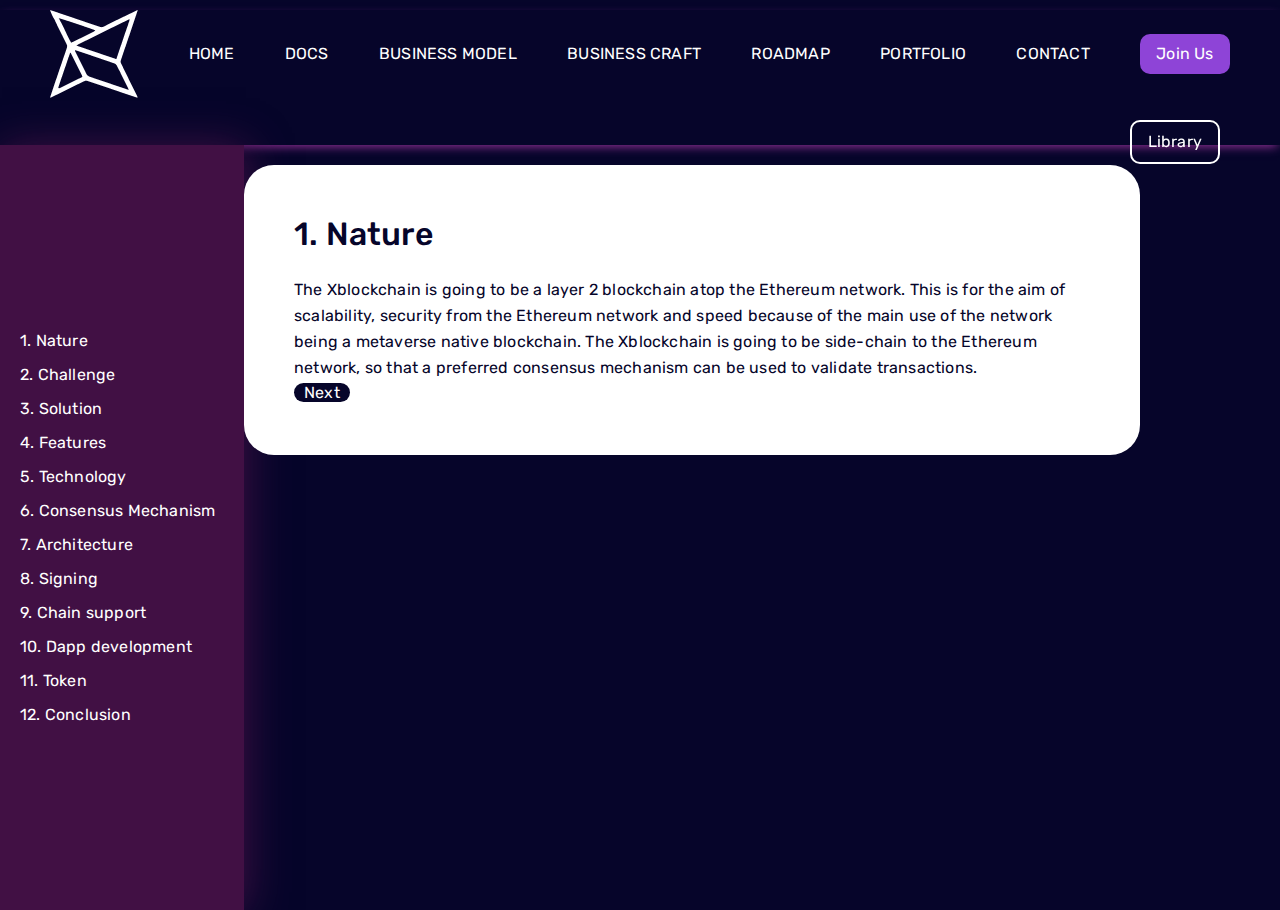
<file: pages/docspages/page1.html>
<!DOCTYPE html>
<html lang="en">
  <head>
    <meta charset="UTF-8" />
    <meta http-equiv="X-UA-Compatible" content="IE=edge" />
    <meta name="viewport" content="width=device-width, initial-scale=1.0" />
    <link rel="icon" href="images/" type="image/png" sizes="16x16" />

    <link rel="stylesheet" href="../../css/owl.carousel.min.css" />
    <link rel="stylesheet" href="../../css/bootstrap.css" />
    <link rel="stylesheet" href="../../css/uicons-regular-rounded.css" />
    <link rel="stylesheet" href="../../css/fontawesome.min.css" />

    <!-- AOS -->
    <link href="https://unpkg.com/aos@2.3.1/dist/aos.css" rel="stylesheet" />

    <link rel="stylesheet" href="../../scss/style.css" />
    <link rel="stylesheet" href="../../scss/responsive.css" />
    <title>Xblockchain Documentation</title>
  </head>
  <body>
    <div class="docsnavbar">
      <div class="docsnavbaritems">
        <div class="docsbrandlogo">
          <img src="../../images/logo.png" alt="X-Logo" />
        </div>
        <div><a href="../../index.html">HOME</a></div>
        <div><a href="../docs.html">DOCS</a></div>
        <div><a href="#">BUSINESS MODEL</a></div>
        <div><a href="../businesscraft.html">BUSINESS CRAFT</a></div>
        <div><a href="#">ROADMAP</a></div>
        <div><a href="#">PORTFOLIO</a></div>
        <div><a href="#">CONTACT</a></div>
        <div class="docsnavbtn">Join Us</div>
      </div>
    </div>
    <div class="docsflex">
      <div class="docs-sidebar" id="docslibrary">
        <div class="docsidebarList">
          <a href="./page1.html">1. Nature</a>
        </div>
        <div class="docsidebarList">
          <a href="./page2.html">2. Challenge</a>
        </div>
        <div class="docsidebarList">
          <a href="./page3.html">3. Solution</a>
        </div>
        <div class="docsidebarList">
          <a href="./page4.html">4. Features</a>
        </div>
        <div class="docsidebarList">
          <a href="./page5.html">5. Technology</a>
        </div>
        <div class="docsidebarList">
          <a href="./page6.html">6. Consensus Mechanism</a>
        </div>
        <div class="docsidebarList">
          <a href="./page7.html">7. Architecture</a>
        </div>
        <div class="docsidebarList">
          <a href="./page8.html">8. Signing</a>
        </div>
        <div class="docsidebarList">
          <a href="./page9.html">9. Chain support</a>
        </div>
        <div class="docsidebarList">
          <a href="./page10.html">10. Dapp development</a>
        </div>
        <div class="docsidebarList">
          <a href="./page11.html">11. Token</a>
        </div>
        <div class="docsidebarList">
          <a href="./page12.html">12. Conclusion</a>
        </div>
        <!-- <div class="docsidebarList">11. Lorem</div> -->
      </div>
      <div class="docs-details">
        <div class="docsnav" id="docsnav">
          <div class="grid_docs_link_page">
            <div class="docscard_page">
              <h2>1. Nature</h2>
              <br />
              <p>
                The Xblockchain is going to be a layer 2 blockchain atop the
                Ethereum network. This is for the aim of scalability, security
                from the Ethereum network and speed because of the main use of
                the network being a metaverse native blockchain. The Xblockchain
                is going to be side-chain to the Ethereum network, so that a
                preferred consensus mechanism can be used to validate
                transactions.
              </p>
              <a class="doclink_page" href="./page2.html">Next</a>
            </div>
          </div>
        </div>
        <div onclick="myFunction()" class="docslibrary">Library</div>
      </div>
    </div>
    <script>
      function myFunction() {
        var Library = document.getElementById("docslibrary");
        var docsnav = document.getElementById("docsnav");
        Library.classList.toggle("togglesidebar");
        docsnav.classList.toggle("docsnav___active");
      }
    </script>
  </body>
</html>
</file>
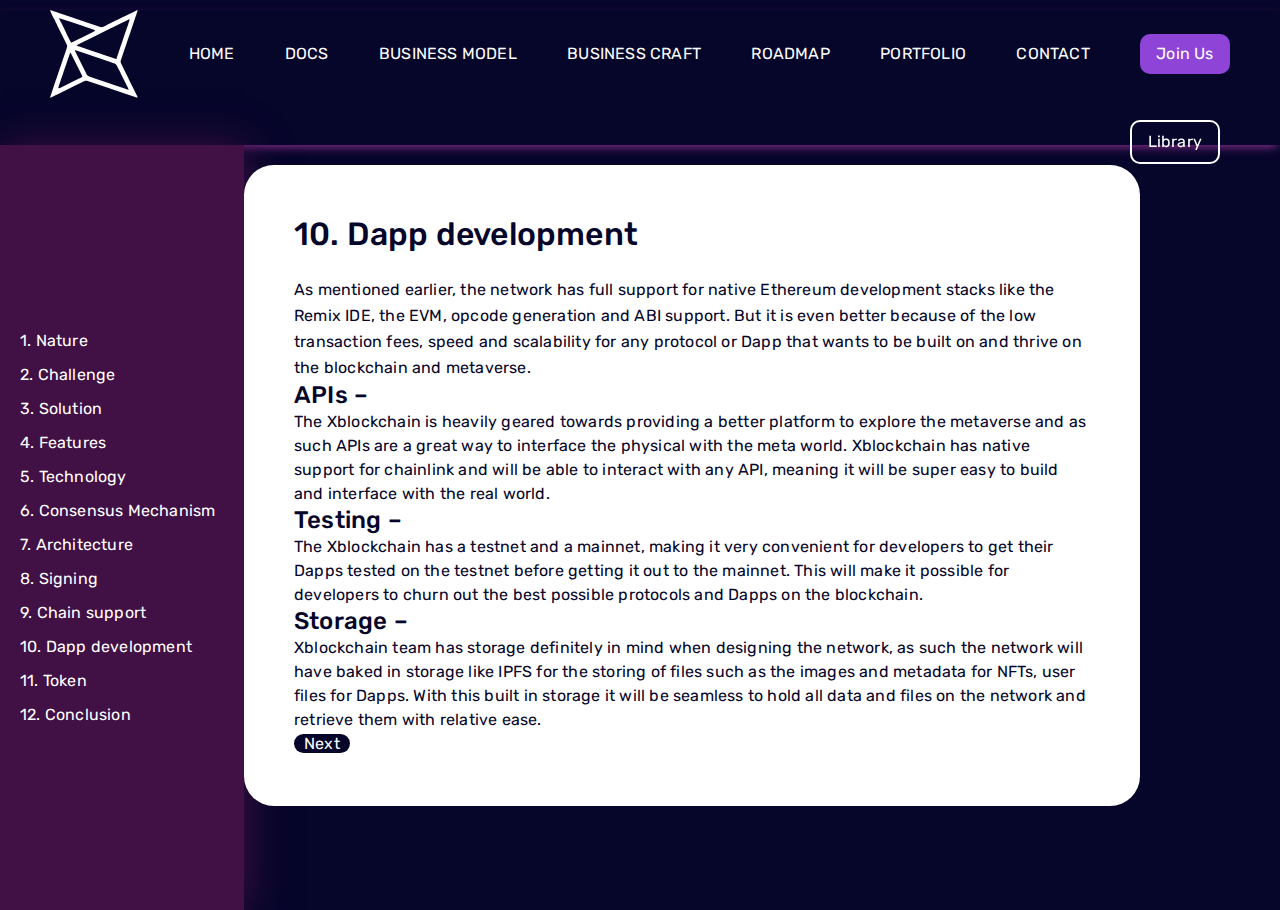
<file: pages/docspages/page10.html>
<!DOCTYPE html>
<html lang="en">
  <head>
    <meta charset="UTF-8" />
    <meta http-equiv="X-UA-Compatible" content="IE=edge" />
    <meta name="viewport" content="width=device-width, initial-scale=1.0" />
    <link rel="icon" href="images/" type="image/png" sizes="16x16" />

    <link rel="stylesheet" href="../../css/owl.carousel.min.css" />
    <link rel="stylesheet" href="../../css/bootstrap.css" />
    <link rel="stylesheet" href="../../css/uicons-regular-rounded.css" />
    <link rel="stylesheet" href="../../css/fontawesome.min.css" />

    <!-- AOS -->
    <link href="https://unpkg.com/aos@2.3.1/dist/aos.css" rel="stylesheet" />

    <link rel="stylesheet" href="../../scss/style.css" />
    <link rel="stylesheet" href="../../scss/responsive.css" />
    <title>Xblockchain Documentation</title>
  </head>
  <body>
    <div class="docsnavbar">
      <div class="docsnavbaritems">
        <div class="docsbrandlogo">
          <img src="../../images/logo.png" alt="X-Logo" />
        </div>
        <div><a href="../../index.html">HOME</a></div>
        <div><a href="../docs.html">DOCS</a></div>
        <div><a href="#">BUSINESS MODEL</a></div>
        <div><a href="../businesscraft.html">BUSINESS CRAFT</a></div>
        <div><a href="#">ROADMAP</a></div>
        <div><a href="#">PORTFOLIO</a></div>
        <div><a href="#">CONTACT</a></div>
        <div class="docsnavbtn">Join Us</div>
      </div>
    </div>
    <div class="docsflex">
      <div class="docs-sidebar" id="docslibrary">
        <div class="docsidebarList">
          <a href="./page1.html">1. Nature</a>
        </div>
        <div class="docsidebarList">
          <a href="./page2.html">2. Challenge</a>
        </div>
        <div class="docsidebarList">
          <a href="./page3.html">3. Solution</a>
        </div>
        <div class="docsidebarList">
          <a href="./page4.html">4. Features</a>
        </div>
        <div class="docsidebarList">
          <a href="./page5.html">5. Technology</a>
        </div>
        <div class="docsidebarList">
          <a href="./page6.html">6. Consensus Mechanism</a>
        </div>
        <div class="docsidebarList">
          <a href="./page7.html">7. Architecture</a>
        </div>
        <div class="docsidebarList">
          <a href="./page8.html">8. Signing</a>
        </div>
        <div class="docsidebarList">
          <a href="./page9.html">9. Chain support</a>
        </div>
        <div class="docsidebarList">
          <a href="./page10.html">10. Dapp development</a>
        </div>
        <div class="docsidebarList">
          <a href="./page11.html">11. Token</a>
        </div>
        <div class="docsidebarList">
          <a href="./page12.html">12. Conclusion</a>
        </div>
        <!-- <div class="docsidebarList">11. Lorem</div> -->
      </div>
      <div class="docs-details">
        <div class="docsnav" id="docsnav">
          <div class="grid_docs_link_page">
            <div class="docscard_page">
              <h2>10. Dapp development</h2>
              <br/>
              <p>
                As mentioned earlier, the network has full support for native
                Ethereum development stacks like the Remix IDE, the EVM, opcode
                generation and ABI support. But it is even better because of the
                low transaction fees, speed and scalability for any protocol or
                Dapp that wants to be built on and thrive on the blockchain and
                metaverse. 
                <h4>APIs – </h4>The Xblockchain is heavily geared towards
                providing a better platform to explore the metaverse and as such
                APIs are a great way to interface the physical with the meta
                world. Xblockchain has native support for chainlink and will be
                able to interact with any API, meaning it will be super easy to
                build and interface with the real world. 
                <h4>Testing – </h4>The
                Xblockchain has a testnet and a mainnet, making it very
                convenient for developers to get their Dapps tested on the
                testnet before getting it out to the mainnet. This will make it
                possible for developers to churn out the best possible protocols
                and Dapps on the blockchain. 
                <h4>Storage – </h4>Xblockchain team has
                storage definitely in mind when designing the network, as such
                the network will have baked in storage like IPFS for the storing
                of files such as the images and metadata for NFTs, user files
                for Dapps. With this built in storage it will be seamless to
                hold all data and files on the network and retrieve them with
                relative ease.
              </p>
              <a class="doclink_page" href="./page11.html">Next</a>
            </div>
          </div>
        </div>
        <div onclick="myFunction()" class="docslibrary">Library</div>
      </div>
    </div>
    <script>
      function myFunction() {
        var Library = document.getElementById("docslibrary");
        var docsnav = document.getElementById("docsnav");
        Library.classList.toggle("togglesidebar");
        docsnav.classList.toggle("docsnav___active");
      }
    </script>
  </body>
</html>
</file>
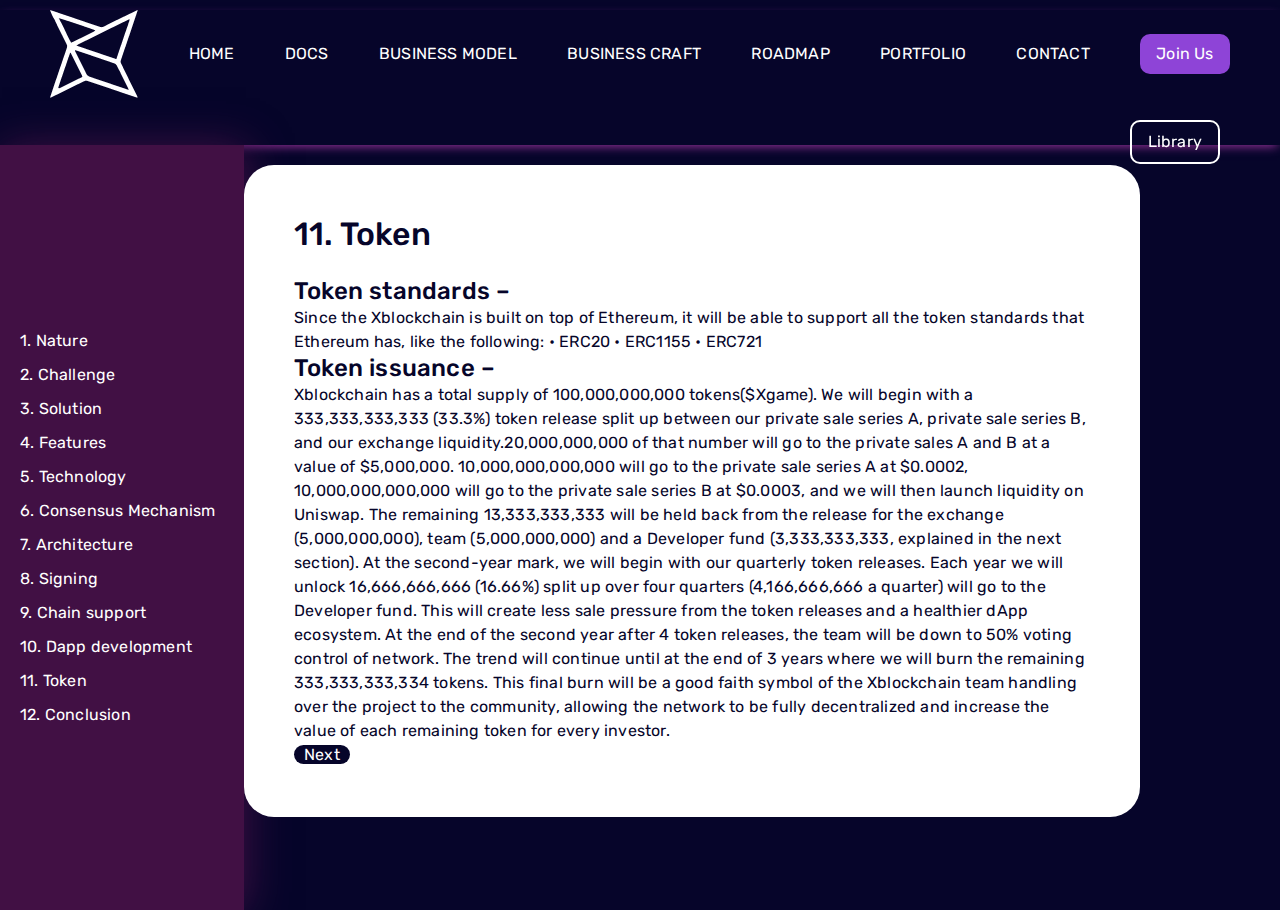
<file: pages/docspages/page11.html>
<!DOCTYPE html>
<html lang="en">
  <head>
    <meta charset="UTF-8" />
    <meta http-equiv="X-UA-Compatible" content="IE=edge" />
    <meta name="viewport" content="width=device-width, initial-scale=1.0" />
    <link rel="icon" href="images/" type="image/png" sizes="16x16" />

    <link rel="stylesheet" href="../../css/owl.carousel.min.css" />
    <link rel="stylesheet" href="../../css/bootstrap.css" />
    <link rel="stylesheet" href="../../css/uicons-regular-rounded.css" />
    <link rel="stylesheet" href="../../css/fontawesome.min.css" />

    <!-- AOS -->
    <link href="https://unpkg.com/aos@2.3.1/dist/aos.css" rel="stylesheet" />

    <link rel="stylesheet" href="../../scss/style.css" />
    <link rel="stylesheet" href="../../scss/responsive.css" />
    <title>Xblockchain Documentation</title>
  </head>
  <body>
    <div class="docsnavbar">
      <div class="docsnavbaritems">
        <div class="docsbrandlogo">
          <img src="../../images/logo.png" alt="X-Logo" />
        </div>
        <div><a href="../../index.html">HOME</a></div>
        <div><a href="../docs.html">DOCS</a></div>
        <div><a href="#">BUSINESS MODEL</a></div>
        <div><a href="../businesscraft.html">BUSINESS CRAFT</a></div>
        <div><a href="#">ROADMAP</a></div>
        <div><a href="#">PORTFOLIO</a></div>
        <div><a href="#">CONTACT</a></div>
        <div class="docsnavbtn">Join Us</div>
      </div>
    </div>
    <div class="docsflex">
      <div class="docs-sidebar" id="docslibrary">
        <div class="docsidebarList">
          <a href="./page1.html">1. Nature</a>
        </div>
        <div class="docsidebarList">
          <a href="./page2.html">2. Challenge</a>
        </div>
        <div class="docsidebarList">
          <a href="./page3.html">3. Solution</a>
        </div>
        <div class="docsidebarList">
          <a href="./page4.html">4. Features</a>
        </div>
        <div class="docsidebarList">
          <a href="./page5.html">5. Technology</a>
        </div>
        <div class="docsidebarList">
          <a href="./page6.html">6. Consensus Mechanism</a>
        </div>
        <div class="docsidebarList">
          <a href="./page7.html">7. Architecture</a>
        </div>
        <div class="docsidebarList">
          <a href="./page8.html">8. Signing</a>
        </div>
        <div class="docsidebarList">
          <a href="./page9.html">9. Chain support</a>
        </div>
        <div class="docsidebarList">
          <a href="./page10.html">10. Dapp development</a>
        </div>
        <div class="docsidebarList">
          <a href="./page11.html">11. Token</a>
        </div>
        <div class="docsidebarList">
          <a href="./page12.html">12. Conclusion</a>
        </div>
        <!-- <div class="docsidebarList">11. Lorem</div> -->
      </div>
      <div class="docs-details">
        <div class="docsnav" id="docsnav">
          <div class="grid_docs_link_page">
            <div class="docscard_page">
              <h2>11. Token</h2>
              <br />
              <p>
                <h4>Token standards – </h4>Since the Xblockchain is built on top of
                Ethereum, it will be able to support all the token standards
                that Ethereum has, like the following: • ERC20 • ERC1155 •
                ERC721 
                <h4>Token issuance – </h4>Xblockchain has a total supply of
                100,000,000,000 tokens($Xgame). We will begin with a
                333,333,333,333 (33.3%) token release split up between our
                private sale series A, private sale series B, and our exchange
                liquidity.20,000,000,000 of that number will go to the private
                sales A and B at a value of $5,000,000. 10,000,000,000,000 will
                go to the private sale series A at $0.0002, 10,000,000,000,000
                will go to the private sale series B at $0.0003, and we will
                then launch liquidity on Uniswap. The remaining 13,333,333,333
                will be held back from the release for the exchange
                (5,000,000,000), team (5,000,000,000) and a Developer fund
                (3,333,333,333, explained in the next section). At the
                second-year mark, we will begin with our quarterly token
                releases. Each year we will unlock 16,666,666,666 (16.66%) split
                up over four quarters (4,166,666,666 a quarter) will go to the
                Developer fund. This will create less sale pressure from the
                token releases and a healthier dApp ecosystem. At the end of the
                second year after 4 token releases, the team will be down to 50%
                voting control of network. The trend will continue until at the
                end of 3 years where we will burn the remaining 333,333,333,334
                tokens. This final burn will be a good faith symbol of the
                Xblockchain team handling over the project to the community,
                allowing the network to be fully decentralized and increase the
                value of each remaining token for every investor.
              </p>
              <a class="doclink_page" href="./page12.html">Next</a>
            </div>
          </div>
        </div>
        <div onclick="myFunction()" class="docslibrary">Library</div>
      </div>
    </div>
    <script>
      function myFunction() {
        var Library = document.getElementById("docslibrary");
        var docsnav = document.getElementById("docsnav");
        Library.classList.toggle("togglesidebar");
        docsnav.classList.toggle("docsnav___active");
      }
    </script>
  </body>
</html>
</file>
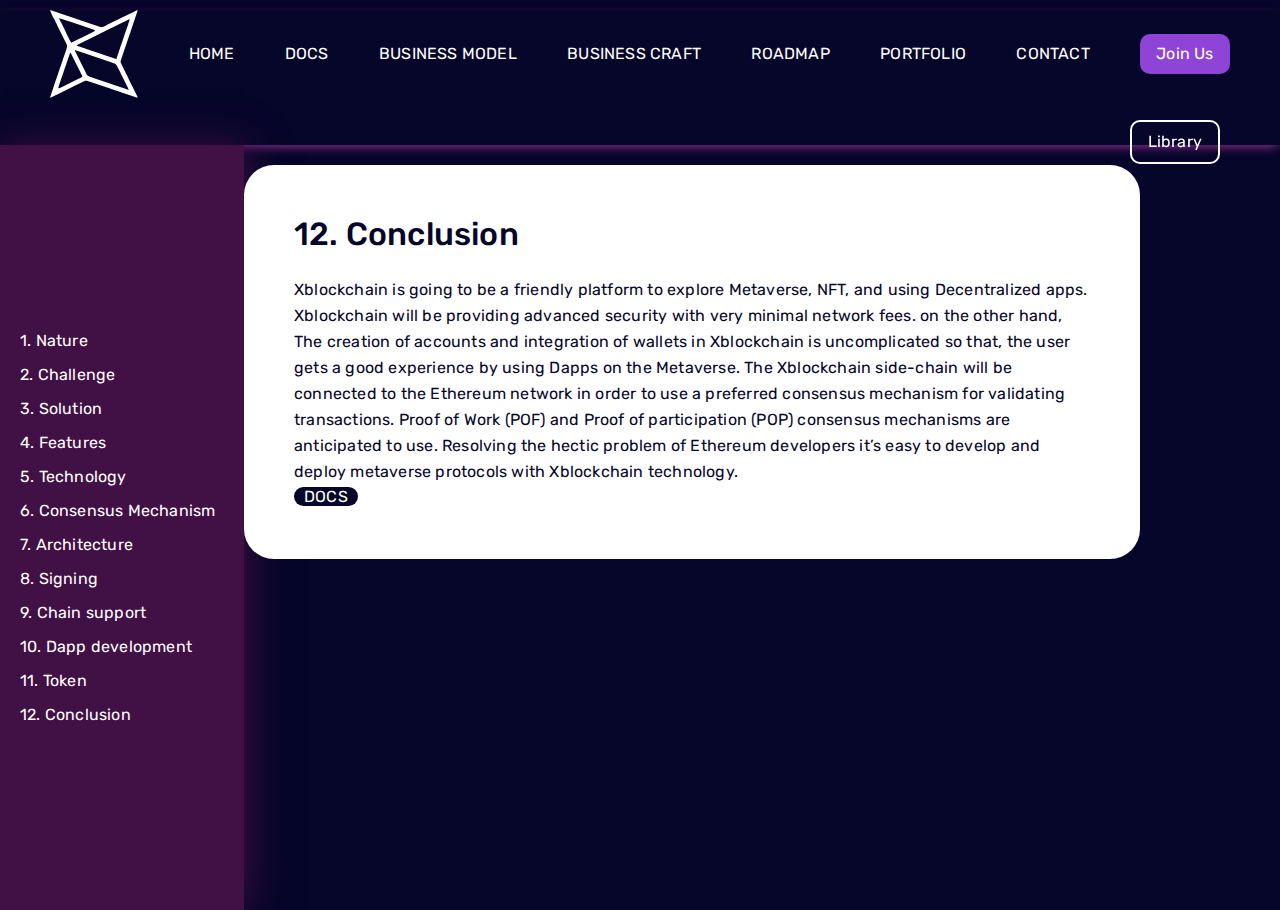
<file: pages/docspages/page12.html>
<!DOCTYPE html>
<html lang="en">
  <head>
    <meta charset="UTF-8" />
    <meta http-equiv="X-UA-Compatible" content="IE=edge" />
    <meta name="viewport" content="width=device-width, initial-scale=1.0" />
    <link rel="icon" href="images/" type="image/png" sizes="16x16" />

    <link rel="stylesheet" href="../../css/owl.carousel.min.css" />
    <link rel="stylesheet" href="../../css/bootstrap.css" />
    <link rel="stylesheet" href="../../css/uicons-regular-rounded.css" />
    <link rel="stylesheet" href="../../css/fontawesome.min.css" />

    <!-- AOS -->
    <link href="https://unpkg.com/aos@2.3.1/dist/aos.css" rel="stylesheet" />

    <link rel="stylesheet" href="../../scss/style.css" />
    <link rel="stylesheet" href="../../scss/responsive.css" />
    <title>Xblockchain Documentation</title>
  </head>
  <body>
    <div class="docsnavbar">
      <div class="docsnavbaritems">
        <div class="docsbrandlogo">
          <img src="../../images/logo.png" alt="X-Logo" />
        </div>
        <div><a href="../../index.html">HOME</a></div>
        <div><a href="../docs.html">DOCS</a></div>
        <div><a href="#">BUSINESS MODEL</a></div>
        <div><a href="../businesscraft.html">BUSINESS CRAFT</a></div>
        <div><a href="#">ROADMAP</a></div>
        <div><a href="#">PORTFOLIO</a></div>
        <div><a href="#">CONTACT</a></div>
        <div class="docsnavbtn">Join Us</div>
      </div>
    </div>
    <div class="docsflex">
      <div class="docs-sidebar" id="docslibrary">
        <div class="docsidebarList">
          <a href="./page1.html">1. Nature</a>
        </div>
        <div class="docsidebarList">
          <a href="./page2.html">2. Challenge</a>
        </div>
        <div class="docsidebarList">
          <a href="./page3.html">3. Solution</a>
        </div>
        <div class="docsidebarList">
          <a href="./page4.html">4. Features</a>
        </div>
        <div class="docsidebarList">
          <a href="./page5.html">5. Technology</a>
        </div>
        <div class="docsidebarList">
          <a href="./page6.html">6. Consensus Mechanism</a>
        </div>
        <div class="docsidebarList">
          <a href="./page7.html">7. Architecture</a>
        </div>
        <div class="docsidebarList">
          <a href="./page8.html">8. Signing</a>
        </div>
        <div class="docsidebarList">
          <a href="./page9.html">9. Chain support</a>
        </div>
        <div class="docsidebarList">
          <a href="./page10.html">10. Dapp development</a>
        </div>
        <div class="docsidebarList">
          <a href="./page11.html">11. Token</a>
        </div>
        <div class="docsidebarList">
          <a href="./page12.html">12. Conclusion</a>
        </div>
        <!-- <div class="docsidebarList">11. Lorem</div> -->
      </div>
      <div class="docs-details">
        <div class="docsnav" id="docsnav">
          <div class="grid_docs_link_page">
            <div class="docscard_page">
              <h2>12. Conclusion</h2>
              <br />
              <p>
                Xblockchain is going to be a friendly platform to explore
                Metaverse, NFT, and using Decentralized apps. Xblockchain will
                be providing advanced security with very minimal network fees.
                on the other hand, The creation of accounts and integration of
                wallets in Xblockchain is uncomplicated so that, the user gets a
                good experience by using Dapps on the Metaverse. The Xblockchain
                side-chain will be connected to the Ethereum network in order to
                use a preferred consensus mechanism for validating transactions.
                Proof of Work (POF) and Proof of participation (POP) consensus
                mechanisms are anticipated to use. Resolving the hectic problem
                of Ethereum developers it’s easy to develop and deploy metaverse
                protocols with Xblockchain technology.
              </p>
              <a class="doclink_page" href="../docs.html">DOCS</a>
            </div>
          </div>
        </div>
        <div onclick="myFunction()" class="docslibrary">Library</div>
      </div>
    </div>
    <script>
      function myFunction() {
        var Library = document.getElementById("docslibrary");
        var docsnav = document.getElementById("docsnav");
        Library.classList.toggle("togglesidebar");
        docsnav.classList.toggle("docsnav___active");
      }
    </script>
  </body>
</html>
</file>
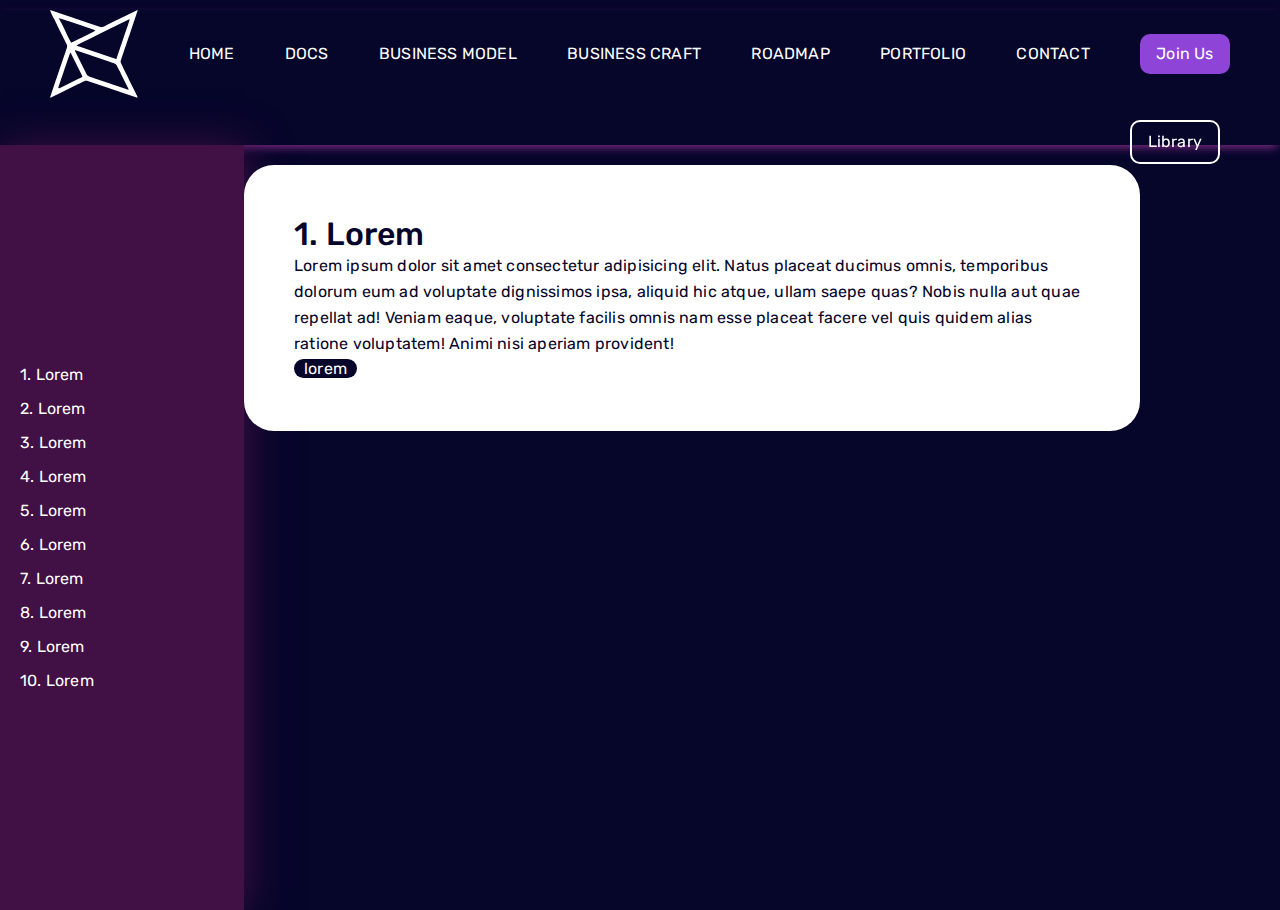
<file: pages/docspages/page2.html>
<!DOCTYPE html>
<html lang="en">
  <head>
    <meta charset="UTF-8" />
    <meta http-equiv="X-UA-Compatible" content="IE=edge" />
    <meta name="viewport" content="width=device-width, initial-scale=1.0" />
    <link rel="icon" href="images/" type="image/png" sizes="16x16" />

    <link rel="stylesheet" href="../../css/owl.carousel.min.css" />
    <link rel="stylesheet" href="../../css/bootstrap.css" />
    <link rel="stylesheet" href="../../css/uicons-regular-rounded.css" />
    <link rel="stylesheet" href="../../css/fontawesome.min.css" />

    <!-- AOS -->
    <link href="https://unpkg.com/aos@2.3.1/dist/aos.css" rel="stylesheet" />

    <link rel="stylesheet" href="../../scss/style.css" />
    <link rel="stylesheet" href="../../scss/responsive.css" />
    <title>Xblockchain Documentation</title>
  </head>
  <body>
    <div class="docsnavbar">
      <div class="docsnavbaritems">
        <div class="docsbrandlogo">
          <img src="../../images/logo.png" alt="X-Logo" />
        </div>
        <div><a href="../../index.html">HOME</a></div>
        <div><a href="../docs.html">DOCS</a></div>
        <div><a href="#">BUSINESS MODEL</a></div>
        <div><a href="#">BUSINESS CRAFT</a></div>
        <div><a href="#">ROADMAP</a></div>
        <div><a href="#">PORTFOLIO</a></div>
        <div><a href="#">CONTACT</a></div>
        <div class="docsnavbtn">Join Us</div>
      </div>
    </div>
    <div class="docsflex">
      <div class="docs-sidebar" id="docslibrary">
        <div class="docsidebarList">1. Lorem</div>
        <div class="docsidebarList">2. Lorem</div>
        <div class="docsidebarList">3. Lorem</div>
        <div class="docsidebarList">4. Lorem</div>
        <div class="docsidebarList">5. Lorem</div>
        <div class="docsidebarList">6. Lorem</div>
        <div class="docsidebarList">7. Lorem</div>
        <div class="docsidebarList">8. Lorem</div>
        <div class="docsidebarList">9. Lorem</div>
        <div class="docsidebarList">10. Lorem</div>
        <!-- <div class="docsidebarList">11. Lorem</div> -->
      </div>
      <div class="docs-details">
        <div class="docsnav" id="docsnav">
          <div class="grid_docs_link_page">
            <div class="docscard_page">
              <h2>1. Lorem</h2>
              <p>
                Lorem ipsum dolor sit amet consectetur adipisicing elit. Natus
                placeat ducimus omnis, temporibus dolorum eum ad voluptate
                dignissimos ipsa, aliquid hic atque, ullam saepe quas? Nobis
                nulla aut quae repellat ad! Veniam eaque, voluptate facilis
                omnis nam esse placeat facere vel quis quidem alias ratione
                voluptatem! Animi nisi aperiam provident!
              </p>
              <a class="doclink_page" href="#">lorem</a>
            </div>
          </div>
        </div>
        <div onclick="myFunction()" class="docslibrary">Library</div>
      </div>
    </div>
    <script>
      function myFunction() {
        var Library = document.getElementById("docslibrary");
        var docsnav = document.getElementById("docsnav");
        Library.classList.toggle("togglesidebar");
        docsnav.classList.toggle("docsnav___active");
      }
    </script>
  </body>
</html>
</file>
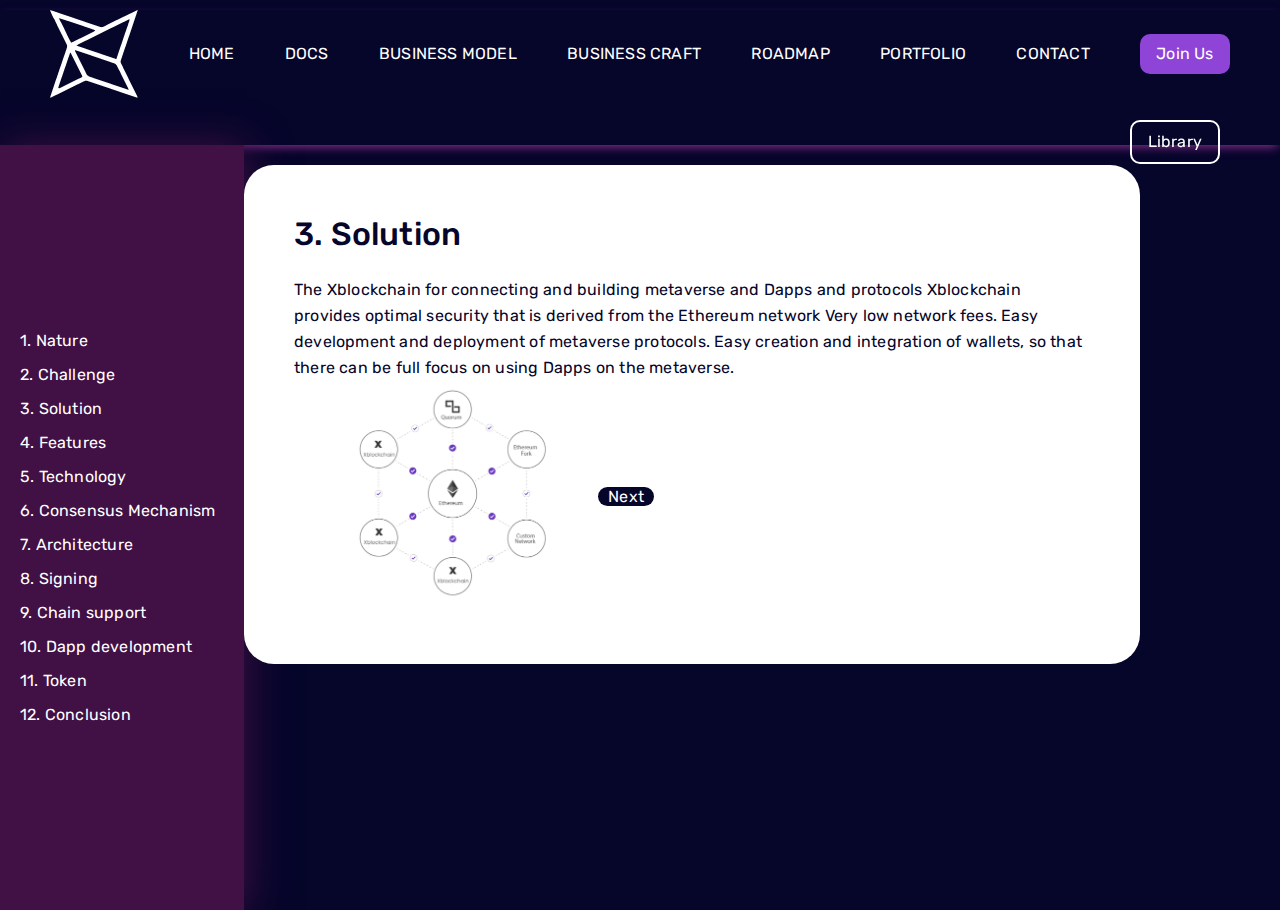
<file: pages/docspages/page3.html>
<!DOCTYPE html>
<html lang="en">
  <head>
    <meta charset="UTF-8" />
    <meta http-equiv="X-UA-Compatible" content="IE=edge" />
    <meta name="viewport" content="width=device-width, initial-scale=1.0" />
    <link rel="icon" href="images/" type="image/png" sizes="16x16" />

    <link rel="stylesheet" href="../../css/owl.carousel.min.css" />
    <link rel="stylesheet" href="../../css/bootstrap.css" />
    <link rel="stylesheet" href="../../css/uicons-regular-rounded.css" />
    <link rel="stylesheet" href="../../css/fontawesome.min.css" />

    <!-- AOS -->
    <link href="https://unpkg.com/aos@2.3.1/dist/aos.css" rel="stylesheet" />

    <link rel="stylesheet" href="../../scss/style.css" />
    <link rel="stylesheet" href="../../scss/responsive.css" />
    <title>Xblockchain Documentation</title>
  </head>
  <body>
    <div class="docsnavbar">
      <div class="docsnavbaritems">
        <div class="docsbrandlogo">
          <img src="../../images/logo.png" alt="X-Logo" />
        </div>
        <div><a href="../../index.html">HOME</a></div>
        <div><a href="../docs.html">DOCS</a></div>
        <div><a href="#">BUSINESS MODEL</a></div>
        <div><a href="../businesscraft.html">BUSINESS CRAFT</a></div>
        <div><a href="#">ROADMAP</a></div>
        <div><a href="#">PORTFOLIO</a></div>
        <div><a href="#">CONTACT</a></div>
        <div class="docsnavbtn">Join Us</div>
      </div>
    </div>
    <div class="docsflex">
      <div class="docs-sidebar" id="docslibrary">
        <div class="docsidebarList">
          <a href="./page1.html">1. Nature</a>
        </div>
        <div class="docsidebarList">
          <a href="./page2.html">2. Challenge</a>
        </div>
        <div class="docsidebarList">
          <a href="./page3.html">3. Solution</a>
        </div>
        <div class="docsidebarList">
          <a href="./page4.html">4. Features</a>
        </div>
        <div class="docsidebarList">
          <a href="./page5.html">5. Technology</a>
        </div>
        <div class="docsidebarList">
          <a href="./page6.html">6. Consensus Mechanism</a>
        </div>
        <div class="docsidebarList">
          <a href="./page7.html">7. Architecture</a>
        </div>
        <div class="docsidebarList">
          <a href="./page8.html">8. Signing</a>
        </div>
        <div class="docsidebarList">
          <a href="./page9.html">9. Chain support</a>
        </div>
        <div class="docsidebarList">
          <a href="./page10.html">10. Dapp development</a>
        </div>
        <div class="docsidebarList">
          <a href="./page11.html">11. Token</a>
        </div>
        <div class="docsidebarList">
          <a href="./page12.html">12. Conclusion</a>
        </div>
        <!-- <div class="docsidebarList">11. Lorem</div> -->
      </div>
      <div class="docs-details">
        <div class="docsnav" id="docsnav">
          <div class="grid_docs_link_page">
            <div class="docscard_page">
              <h2>3. Solution</h2>
              <br />
              <p>
                The Xblockchain for connecting and building metaverse and Dapps
                and protocols Xblockchain provides optimal security that is
                derived from the Ethereum network Very low network fees. Easy
                development and deployment of metaverse protocols. Easy creation
                and integration of wallets, so that there can be full focus on
                using Dapps on the metaverse.
              </p>
              <img
                src="../../images/solution.png"
                alt=""
                srcset=""
                width="300"
              />
              <a class="doclink_page" href="./page4.html">Next</a>
            </div>
          </div>
        </div>
        <div onclick="myFunction()" class="docslibrary">Library</div>
      </div>
    </div>
    <script>
      function myFunction() {
        var Library = document.getElementById("docslibrary");
        var docsnav = document.getElementById("docsnav");
        Library.classList.toggle("togglesidebar");
        docsnav.classList.toggle("docsnav___active");
      }
    </script>
  </body>
</html>
</file>
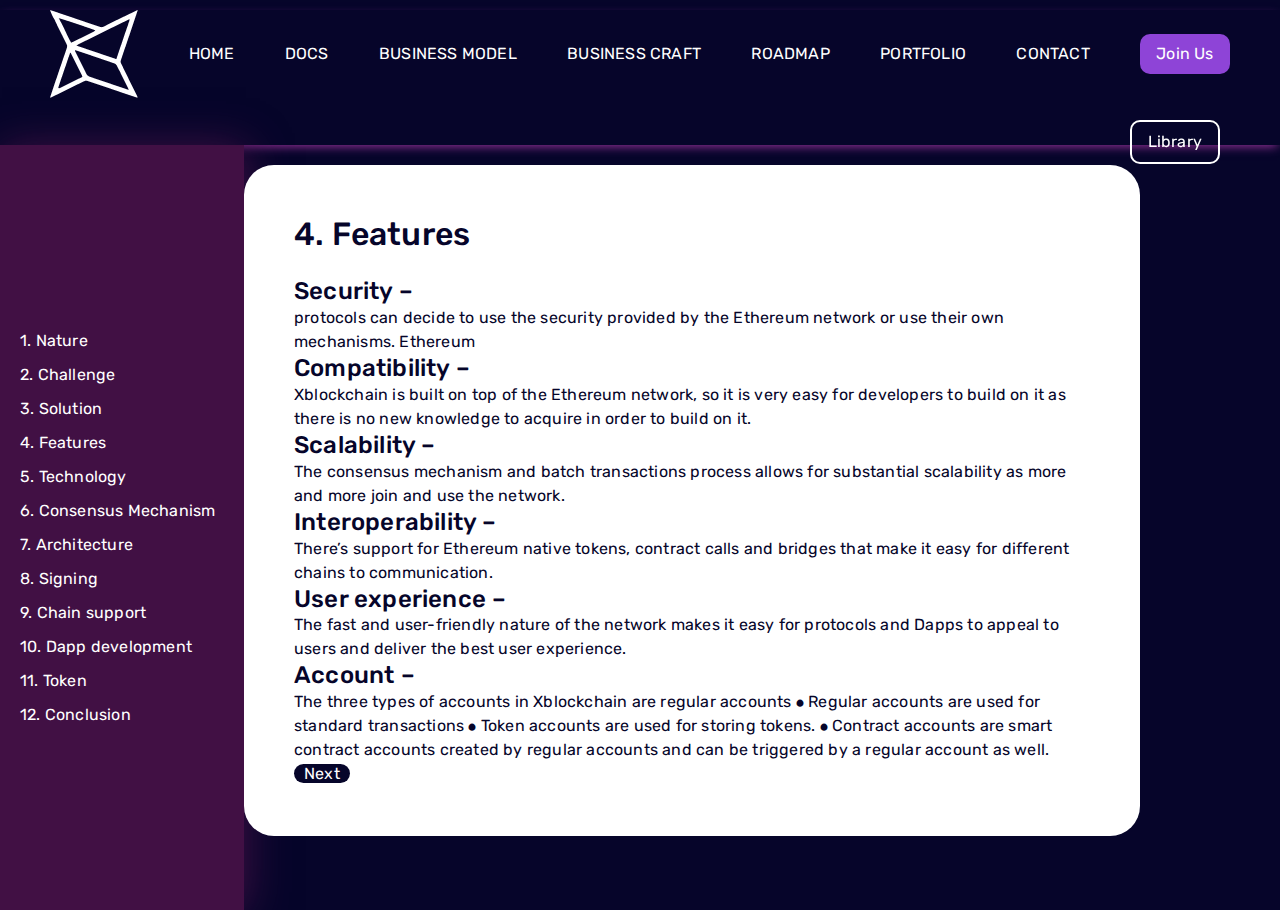
<file: pages/docspages/page4.html>
<!DOCTYPE html>
<html lang="en">
  <head>
    <meta charset="UTF-8" />
    <meta http-equiv="X-UA-Compatible" content="IE=edge" />
    <meta name="viewport" content="width=device-width, initial-scale=1.0" />
    <link rel="icon" href="images/" type="image/png" sizes="16x16" />

    <link rel="stylesheet" href="../../css/owl.carousel.min.css" />
    <link rel="stylesheet" href="../../css/bootstrap.css" />
    <link rel="stylesheet" href="../../css/uicons-regular-rounded.css" />
    <link rel="stylesheet" href="../../css/fontawesome.min.css" />

    <!-- AOS -->
    <link href="https://unpkg.com/aos@2.3.1/dist/aos.css" rel="stylesheet" />

    <link rel="stylesheet" href="../../scss/style.css" />
    <link rel="stylesheet" href="../../scss/responsive.css" />
    <title>Xblockchain Documentation</title>
  </head>
  <body>
    <div class="docsnavbar">
      <div class="docsnavbaritems">
        <div class="docsbrandlogo">
          <img src="../../images/logo.png" alt="X-Logo" />
        </div>
        <div><a href="../../index.html">HOME</a></div>
        <div><a href="../docs.html">DOCS</a></div>
        <div><a href="#">BUSINESS MODEL</a></div>
        <div><a href="../businesscraft.html">BUSINESS CRAFT</a></div>
        <div><a href="#">ROADMAP</a></div>
        <div><a href="#">PORTFOLIO</a></div>
        <div><a href="#">CONTACT</a></div>
        <div class="docsnavbtn">Join Us</div>
      </div>
    </div>
    <div class="docsflex">
      <div class="docs-sidebar" id="docslibrary">
        <div class="docsidebarList">
          <a href="./page1.html">1. Nature</a>
        </div>
        <div class="docsidebarList">
          <a href="./page2.html">2. Challenge</a>
        </div>
        <div class="docsidebarList">
          <a href="./page3.html">3. Solution</a>
        </div>
        <div class="docsidebarList">
          <a href="./page4.html">4. Features</a>
        </div>
        <div class="docsidebarList">
          <a href="./page5.html">5. Technology</a>
        </div>
        <div class="docsidebarList">
          <a href="./page6.html">6. Consensus Mechanism</a>
        </div>
        <div class="docsidebarList">
          <a href="./page7.html">7. Architecture</a>
        </div>
        <div class="docsidebarList">
          <a href="./page8.html">8. Signing</a>
        </div>
        <div class="docsidebarList">
          <a href="./page9.html">9. Chain support</a>
        </div>
        <div class="docsidebarList">
          <a href="./page10.html">10. Dapp development</a>
        </div>
        <div class="docsidebarList">
          <a href="./page11.html">11. Token</a>
        </div>
        <div class="docsidebarList">
          <a href="./page12.html">12. Conclusion</a>
        </div>
        <!-- <div class="docsidebarList">11. Lorem</div> -->
      </div>
      <div class="docs-details">
        <div class="docsnav" id="docsnav">
          <div class="grid_docs_link_page">
            <div class="docscard_page">
              <h2>4. Features</h2>
              <br />
              <p>
                <h4>Security –</h4> protocols can decide to use the security provided by
                the Ethereum network or use their own mechanisms. Ethereum
                <h4>Compatibility –</h4>Xblockchain is built on top of the Ethereum
                network, so it is very easy for developers to build on it as
                there is no new knowledge to acquire in order to build on it.
                <h4>Scalability –</h4>The consensus mechanism and batch transactions
                process allows for substantial scalability as more and more join
                and use the network.
                <h4>Interoperability –</h4>There’s support for
                Ethereum native tokens, contract calls and bridges that make it
                easy for different chains to communication. 
                <h4>User experience –</h4>
                The fast and user-friendly nature of the network makes it easy
                for protocols and Dapps to appeal to users and deliver the best
                user experience. 
                <h4>Account – </h4>The three types of accounts in
                Xblockchain are regular accounts ⦁ Regular accounts are used for
                standard transactions ⦁ Token accounts are used for storing
                tokens. ⦁ Contract accounts are smart contract accounts created
                by regular accounts and can be triggered by a regular account as
                well.
              </p>
              <a class="doclink_page" href="./page5.html">Next</a>
            </div>
          </div>
        </div>
        <div onclick="myFunction()" class="docslibrary">Library</div>
      </div>
    </div>
    <script>
      function myFunction() {
        var Library = document.getElementById("docslibrary");
        var docsnav = document.getElementById("docsnav");
        Library.classList.toggle("togglesidebar");
        docsnav.classList.toggle("docsnav___active");
      }
    </script>
  </body>
</html>
</file>
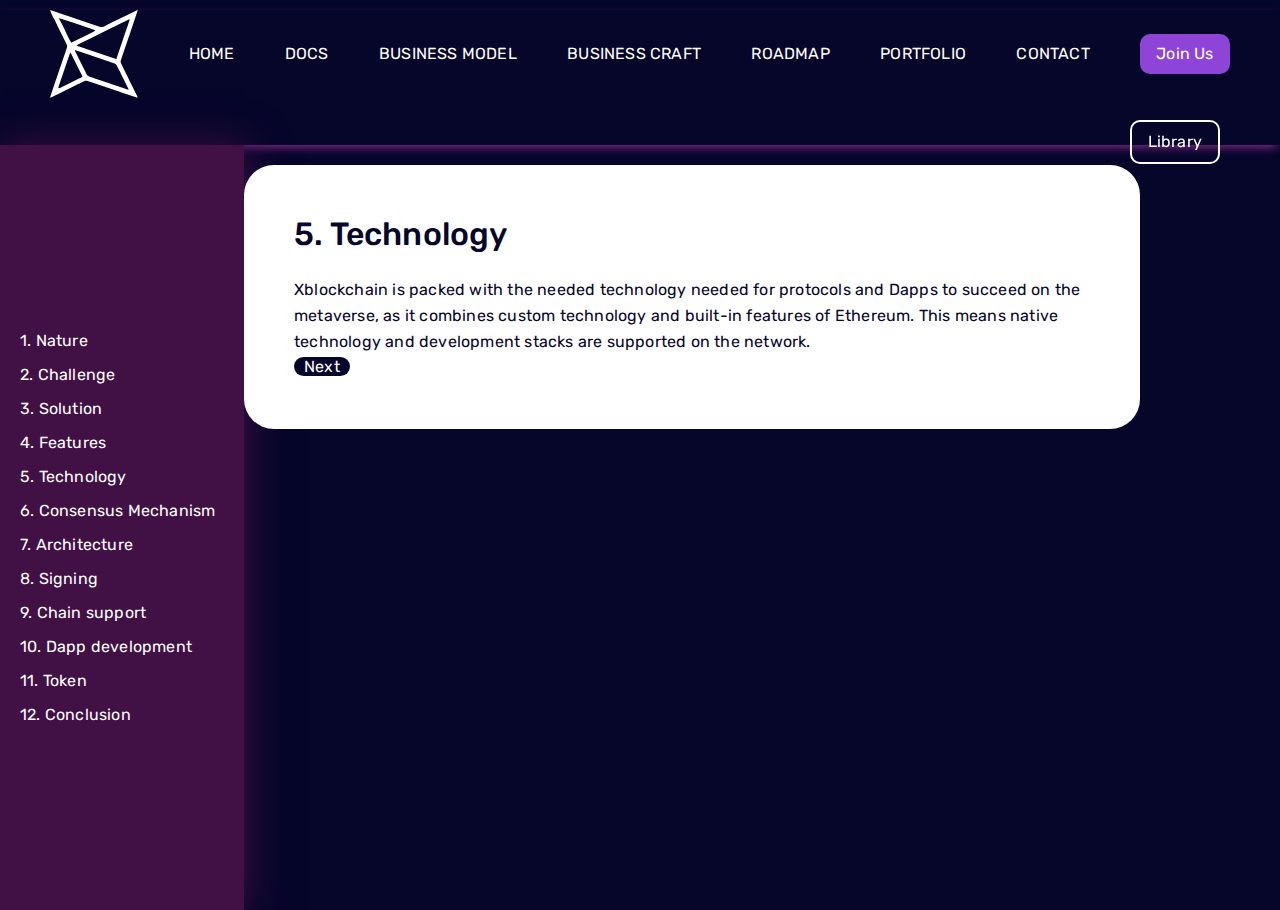
<file: pages/docspages/page5.html>
<!DOCTYPE html>
<html lang="en">
  <head>
    <meta charset="UTF-8" />
    <meta http-equiv="X-UA-Compatible" content="IE=edge" />
    <meta name="viewport" content="width=device-width, initial-scale=1.0" />
    <link rel="icon" href="images/" type="image/png" sizes="16x16" />

    <link rel="stylesheet" href="../../css/owl.carousel.min.css" />
    <link rel="stylesheet" href="../../css/bootstrap.css" />
    <link rel="stylesheet" href="../../css/uicons-regular-rounded.css" />
    <link rel="stylesheet" href="../../css/fontawesome.min.css" />

    <!-- AOS -->
    <link href="https://unpkg.com/aos@2.3.1/dist/aos.css" rel="stylesheet" />

    <link rel="stylesheet" href="../../scss/style.css" />
    <link rel="stylesheet" href="../../scss/responsive.css" />
    <title>Xblockchain Documentation</title>
  </head>
  <body>
    <div class="docsnavbar">
      <div class="docsnavbaritems">
        <div class="docsbrandlogo">
          <img src="../../images/logo.png" alt="X-Logo" />
        </div>
        <div><a href="../../index.html">HOME</a></div>
        <div><a href="../docs.html">DOCS</a></div>
        <div><a href="#">BUSINESS MODEL</a></div>
        <div><a href="../businesscraft.html">BUSINESS CRAFT</a></div>
        <div><a href="#">ROADMAP</a></div>
        <div><a href="#">PORTFOLIO</a></div>
        <div><a href="#">CONTACT</a></div>
        <div class="docsnavbtn">Join Us</div>
      </div>
    </div>
    <div class="docsflex">
      <div class="docs-sidebar" id="docslibrary">
        <div class="docsidebarList">
          <a href="./page1.html">1. Nature</a>
        </div>
        <div class="docsidebarList">
          <a href="./page2.html">2. Challenge</a>
        </div>
        <div class="docsidebarList">
          <a href="./page3.html">3. Solution</a>
        </div>
        <div class="docsidebarList">
          <a href="./page4.html">4. Features</a>
        </div>
        <div class="docsidebarList">
          <a href="./page5.html">5. Technology</a>
        </div>
        <div class="docsidebarList">
          <a href="./page6.html">6. Consensus Mechanism</a>
        </div>
        <div class="docsidebarList">
          <a href="./page7.html">7. Architecture</a>
        </div>
        <div class="docsidebarList">
          <a href="./page8.html">8. Signing</a>
        </div>
        <div class="docsidebarList">
          <a href="./page9.html">9. Chain support</a>
        </div>
        <div class="docsidebarList">
          <a href="./page10.html">10. Dapp development</a>
        </div>
        <div class="docsidebarList">
          <a href="./page11.html">11. Token</a>
        </div>
        <div class="docsidebarList">
          <a href="./page12.html">12. Conclusion</a>
        </div>
        <!-- <div class="docsidebarList">11. Lorem</div> -->
      </div>
      <div class="docs-details">
        <div class="docsnav" id="docsnav">
          <div class="grid_docs_link_page">
            <div class="docscard_page">
              <h2>5. Technology</h2>
              <br />
              <p>
                Xblockchain is packed with the needed technology needed for
                protocols and Dapps to succeed on the metaverse, as it combines
                custom technology and built-in features of Ethereum. This means
                native technology and development stacks are supported on the
                network.
              </p>
              <a class="doclink_page" href="./page6.html">Next</a>
            </div>
          </div>
        </div>
        <div onclick="myFunction()" class="docslibrary">Library</div>
      </div>
    </div>
    <script>
      function myFunction() {
        var Library = document.getElementById("docslibrary");
        var docsnav = document.getElementById("docsnav");
        Library.classList.toggle("togglesidebar");
        docsnav.classList.toggle("docsnav___active");
      }
    </script>
  </body>
</html>
</file>
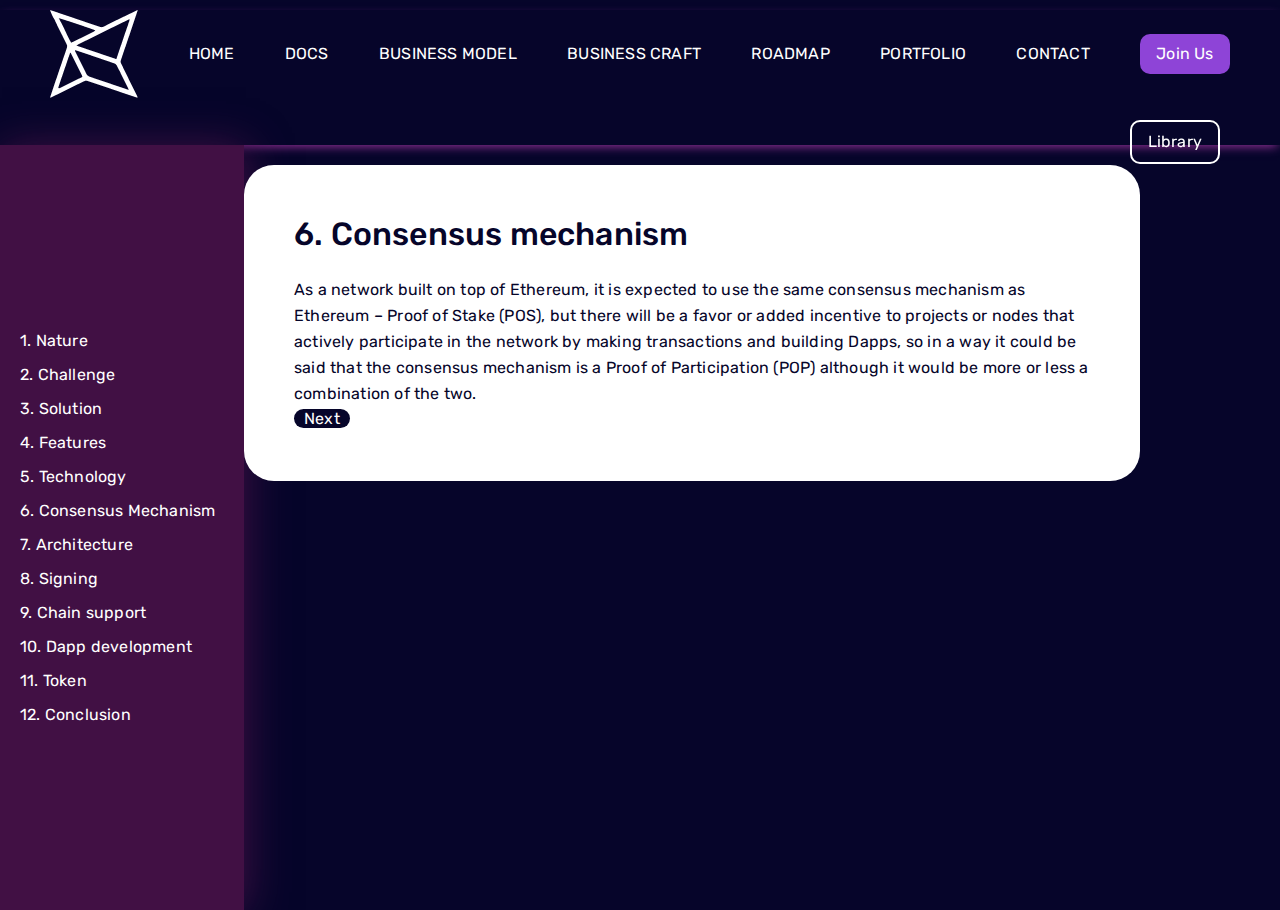
<file: pages/docspages/page6.html>
<!DOCTYPE html>
<html lang="en">
  <head>
    <meta charset="UTF-8" />
    <meta http-equiv="X-UA-Compatible" content="IE=edge" />
    <meta name="viewport" content="width=device-width, initial-scale=1.0" />
    <link rel="icon" href="images/" type="image/png" sizes="16x16" />

    <link rel="stylesheet" href="../../css/owl.carousel.min.css" />
    <link rel="stylesheet" href="../../css/bootstrap.css" />
    <link rel="stylesheet" href="../../css/uicons-regular-rounded.css" />
    <link rel="stylesheet" href="../../css/fontawesome.min.css" />

    <!-- AOS -->
    <link href="https://unpkg.com/aos@2.3.1/dist/aos.css" rel="stylesheet" />

    <link rel="stylesheet" href="../../scss/style.css" />
    <link rel="stylesheet" href="../../scss/responsive.css" />
    <title>Xblockchain Documentation</title>
  </head>
  <body>
    <div class="docsnavbar">
      <div class="docsnavbaritems">
        <div class="docsbrandlogo">
          <img src="../../images/logo.png" alt="X-Logo" />
        </div>
        <div><a href="../../index.html">HOME</a></div>
        <div><a href="../docs.html">DOCS</a></div>
        <div><a href="#">BUSINESS MODEL</a></div>
        <div><a href="../businesscraft.html">BUSINESS CRAFT</a></div>
        <div><a href="#">ROADMAP</a></div>
        <div><a href="#">PORTFOLIO</a></div>
        <div><a href="#">CONTACT</a></div>
        <div class="docsnavbtn">Join Us</div>
      </div>
    </div>
    <div class="docsflex">
      <div class="docs-sidebar" id="docslibrary">
        <div class="docsidebarList">
          <a href="./page1.html">1. Nature</a>
        </div>
        <div class="docsidebarList">
          <a href="./page2.html">2. Challenge</a>
        </div>
        <div class="docsidebarList">
          <a href="./page3.html">3. Solution</a>
        </div>
        <div class="docsidebarList">
          <a href="./page4.html">4. Features</a>
        </div>
        <div class="docsidebarList">
          <a href="./page5.html">5. Technology</a>
        </div>
        <div class="docsidebarList">
          <a href="./page6.html">6. Consensus Mechanism</a>
        </div>
        <div class="docsidebarList">
          <a href="./page7.html">7. Architecture</a>
        </div>
        <div class="docsidebarList">
          <a href="./page8.html">8. Signing</a>
        </div>
        <div class="docsidebarList">
          <a href="./page9.html">9. Chain support</a>
        </div>
        <div class="docsidebarList">
          <a href="./page10.html">10. Dapp development</a>
        </div>
        <div class="docsidebarList">
          <a href="./page11.html">11. Token</a>
        </div>
        <div class="docsidebarList">
          <a href="./page12.html">12. Conclusion</a>
        </div>
        <!-- <div class="docsidebarList">11. Lorem</div> -->
      </div>
      <div class="docs-details">
        <div class="docsnav" id="docsnav">
          <div class="grid_docs_link_page">
            <div class="docscard_page">
              <h2>6. Consensus mechanism</h2>
              <br />
              <p>
                As a network built on top of Ethereum, it is expected to use the
                same consensus mechanism as Ethereum – Proof of Stake (POS), but
                there will be a favor or added incentive to projects or nodes
                that actively participate in the network by making transactions
                and building Dapps, so in a way it could be said that the
                consensus mechanism is a Proof of Participation (POP) although
                it would be more or less a combination of the two.
              </p>
              <a class="doclink_page" href="./page7.html">Next</a>
            </div>
          </div>
        </div>
        <div onclick="myFunction()" class="docslibrary">Library</div>
      </div>
    </div>
    <script>
      function myFunction() {
        var Library = document.getElementById("docslibrary");
        var docsnav = document.getElementById("docsnav");
        Library.classList.toggle("togglesidebar");
        docsnav.classList.toggle("docsnav___active");
      }
    </script>
  </body>
</html>
</file>
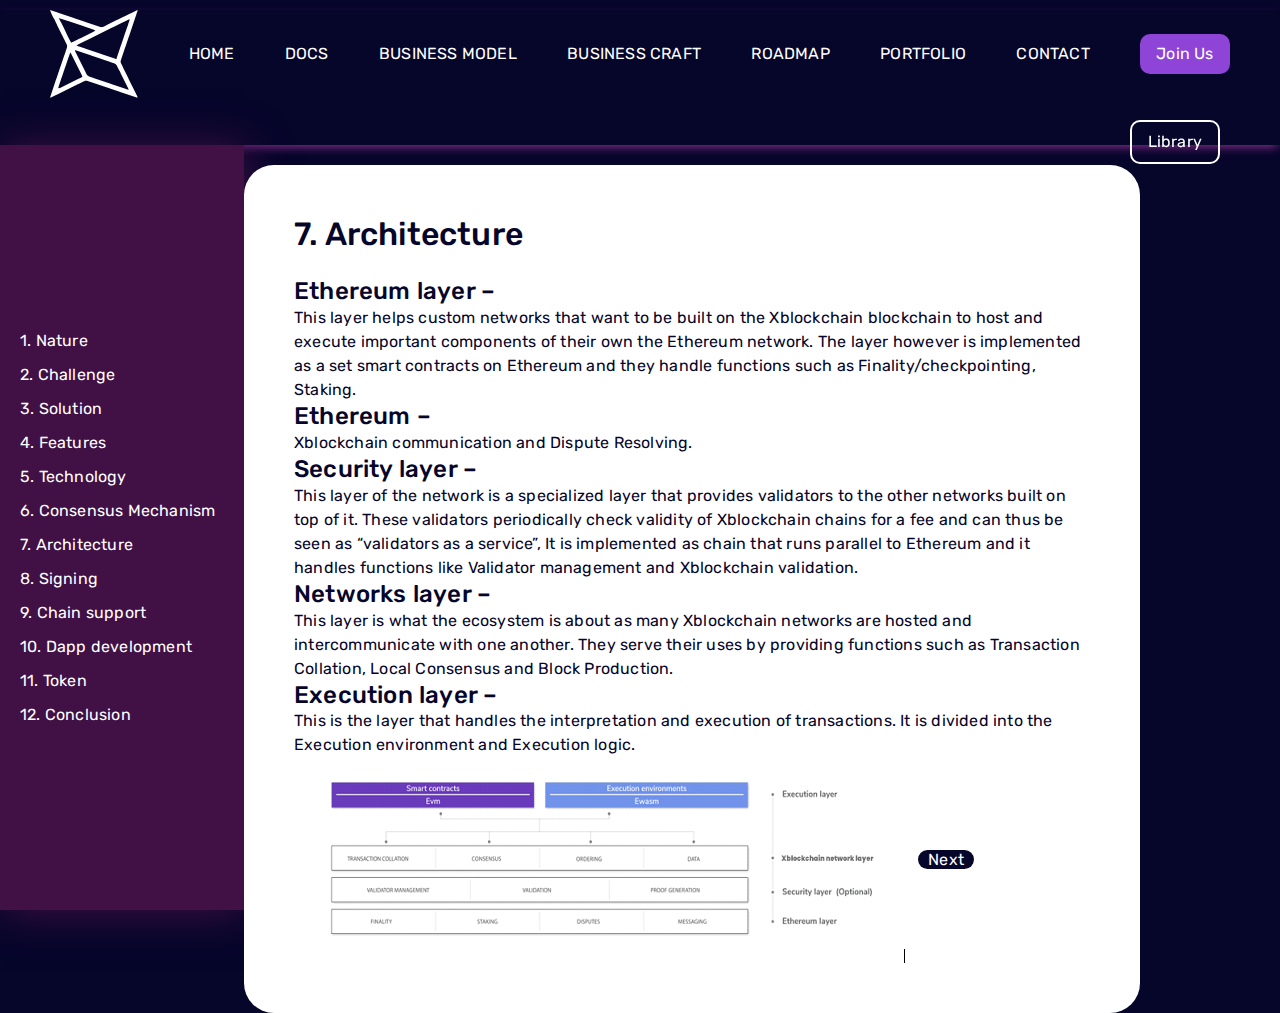
<file: pages/docspages/page7.html>
<!DOCTYPE html>
<html lang="en">
  <head>
    <meta charset="UTF-8" />
    <meta http-equiv="X-UA-Compatible" content="IE=edge" />
    <meta name="viewport" content="width=device-width, initial-scale=1.0" />
    <link rel="icon" href="images/" type="image/png" sizes="16x16" />

    <link rel="stylesheet" href="../../css/owl.carousel.min.css" />
    <link rel="stylesheet" href="../../css/bootstrap.css" />
    <link rel="stylesheet" href="../../css/uicons-regular-rounded.css" />
    <link rel="stylesheet" href="../../css/fontawesome.min.css" />

    <!-- AOS -->
    <link href="https://unpkg.com/aos@2.3.1/dist/aos.css" rel="stylesheet" />

    <link rel="stylesheet" href="../../scss/style.css" />
    <link rel="stylesheet" href="../../scss/responsive.css" />
    <title>Xblockchain Documentation</title>
  </head>
  <body>
    <div class="docsnavbar">
      <div class="docsnavbaritems">
        <div class="docsbrandlogo">
          <img src="../../images/logo.png" alt="X-Logo" />
        </div>
        <div><a href="../../index.html">HOME</a></div>
        <div><a href="../docs.html">DOCS</a></div>
        <div><a href="#">BUSINESS MODEL</a></div>
        <div><a href="../businesscraft.html">BUSINESS CRAFT</a></div>
        <div><a href="#">ROADMAP</a></div>
        <div><a href="#">PORTFOLIO</a></div>
        <div><a href="#">CONTACT</a></div>
        <div class="docsnavbtn">Join Us</div>
      </div>
    </div>
    <div class="docsflex">
      <div class="docs-sidebar" id="docslibrary">
        <div class="docsidebarList">
          <a href="./page1.html">1. Nature</a>
        </div>
        <div class="docsidebarList">
          <a href="./page2.html">2. Challenge</a>
        </div>
        <div class="docsidebarList">
          <a href="./page3.html">3. Solution</a>
        </div>
        <div class="docsidebarList">
          <a href="./page4.html">4. Features</a>
        </div>
        <div class="docsidebarList">
          <a href="./page5.html">5. Technology</a>
        </div>
        <div class="docsidebarList">
          <a href="./page6.html">6. Consensus Mechanism</a>
        </div>
        <div class="docsidebarList">
          <a href="./page7.html">7. Architecture</a>
        </div>
        <div class="docsidebarList">
          <a href="./page8.html">8. Signing</a>
        </div>
        <div class="docsidebarList">
          <a href="./page9.html">9. Chain support</a>
        </div>
        <div class="docsidebarList">
          <a href="./page10.html">10. Dapp development</a>
        </div>
        <div class="docsidebarList">
          <a href="./page11.html">11. Token</a>
        </div>
        <div class="docsidebarList">
          <a href="./page12.html">12. Conclusion</a>
        </div>
        <!-- <div class="docsidebarList">11. Lorem</div> -->
      </div>
      <div class="docs-details">
        <div class="docsnav" id="docsnav">
          <div class="grid_docs_link_page">
            <div class="docscard_page">
              <h2>7. Architecture</h2>
              <br />
              <p>
                <h4>Ethereum layer – </h4>This layer helps custom networks that want to
                be built on the Xblockchain blockchain to host and execute
                important components of their own the Ethereum network. The
                layer however is implemented as a set smart contracts on
                Ethereum and they handle functions such as
                Finality/checkpointing, Staking.
                <h4>Ethereum – </h4>Xblockchain
                communication and Dispute Resolving. 
                <h4>Security layer – </h4>This layer
                of the network is a specialized layer that provides validators
                to the other networks built on top of it. These validators
                periodically check validity of Xblockchain chains for a fee and
                can thus be seen as “validators as a service”, It is implemented
                as chain that runs parallel to Ethereum and it handles functions
                like Validator management and Xblockchain validation. 
                <h4>Networks layer – </h4>This layer is what the ecosystem is about as many
                Xblockchain networks are hosted and intercommunicate with one
                another. They serve their uses by providing functions such as
                Transaction Collation, Local Consensus and Block Production.
                <h4>Execution layer – </h4>This is the layer that handles the
                interpretation and execution of transactions. It is divided into
                the Execution environment and Execution logic.
              </p>
              <img src="../../images/architecture.png" alt="">
              <a class="doclink_page" href="./page8.html">Next</a>
            </div>
          </div>
        </div>
        <div onclick="myFunction()" class="docslibrary">Library</div>
      </div>
    </div>
    <script>
      function myFunction() {
        var Library = document.getElementById("docslibrary");
        var docsnav = document.getElementById("docsnav");
        Library.classList.toggle("togglesidebar");
        docsnav.classList.toggle("docsnav___active");
      }
    </script>
  </body>
</html>
</file>
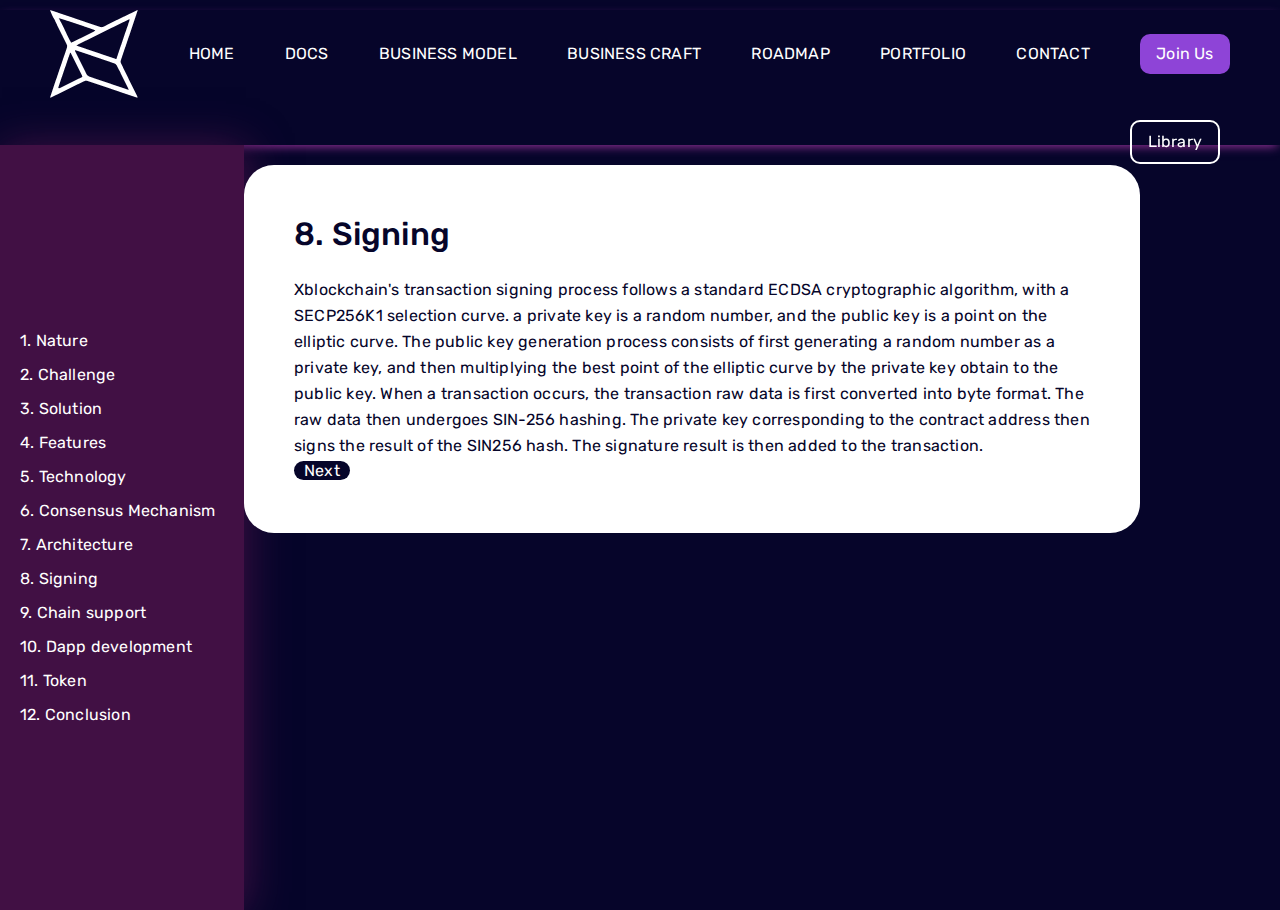
<file: pages/docspages/page8.html>
<!DOCTYPE html>
<html lang="en">
  <head>
    <meta charset="UTF-8" />
    <meta http-equiv="X-UA-Compatible" content="IE=edge" />
    <meta name="viewport" content="width=device-width, initial-scale=1.0" />
    <link rel="icon" href="images/" type="image/png" sizes="16x16" />

    <link rel="stylesheet" href="../../css/owl.carousel.min.css" />
    <link rel="stylesheet" href="../../css/bootstrap.css" />
    <link rel="stylesheet" href="../../css/uicons-regular-rounded.css" />
    <link rel="stylesheet" href="../../css/fontawesome.min.css" />

    <!-- AOS -->
    <link href="https://unpkg.com/aos@2.3.1/dist/aos.css" rel="stylesheet" />

    <link rel="stylesheet" href="../../scss/style.css" />
    <link rel="stylesheet" href="../../scss/responsive.css" />
    <title>Xblockchain Documentation</title>
  </head>
  <body>
    <div class="docsnavbar">
      <div class="docsnavbaritems">
        <div class="docsbrandlogo">
          <img src="../../images/logo.png" alt="X-Logo" />
        </div>
        <div><a href="../../index.html">HOME</a></div>
        <div><a href="../docs.html">DOCS</a></div>
        <div><a href="#">BUSINESS MODEL</a></div>
        <div><a href="../businesscraft.html">BUSINESS CRAFT</a></div>
        <div><a href="#">ROADMAP</a></div>
        <div><a href="#">PORTFOLIO</a></div>
        <div><a href="#">CONTACT</a></div>
        <div class="docsnavbtn">Join Us</div>
      </div>
    </div>
    <div class="docsflex">
      <div class="docs-sidebar" id="docslibrary">
        <div class="docsidebarList">
          <a href="./page1.html">1. Nature</a>
        </div>
        <div class="docsidebarList">
          <a href="./page2.html">2. Challenge</a>
        </div>
        <div class="docsidebarList">
          <a href="./page3.html">3. Solution</a>
        </div>
        <div class="docsidebarList">
          <a href="./page4.html">4. Features</a>
        </div>
        <div class="docsidebarList">
          <a href="./page5.html">5. Technology</a>
        </div>
        <div class="docsidebarList">
          <a href="./page6.html">6. Consensus Mechanism</a>
        </div>
        <div class="docsidebarList">
          <a href="./page7.html">7. Architecture</a>
        </div>
        <div class="docsidebarList">
          <a href="./page8.html">8. Signing</a>
        </div>
        <div class="docsidebarList">
          <a href="./page9.html">9. Chain support</a>
        </div>
        <div class="docsidebarList">
          <a href="./page10.html">10. Dapp development</a>
        </div>
        <div class="docsidebarList">
          <a href="./page11.html">11. Token</a>
        </div>
        <div class="docsidebarList">
          <a href="./page12.html">12. Conclusion</a>
        </div>
        <!-- <div class="docsidebarList">11. Lorem</div> -->
      </div>
      <div class="docs-details">
        <div class="docsnav" id="docsnav">
          <div class="grid_docs_link_page">
            <div class="docscard_page">
              <h2>8. Signing</h2>
              <br />
              <p>
                Xblockchain's transaction signing process follows a standard
                ECDSA cryptographic algorithm, with a SECP256K1 selection curve.
                a private key is a random number, and the public key is a point
                on the elliptic curve. The public key generation process
                consists of first generating a random number as a private key,
                and then multiplying the best point of the elliptic curve by the
                private key obtain to the public key. When a transaction occurs,
                the transaction raw data is first converted into byte format.
                The raw data then undergoes SIN-256 hashing. The private key
                corresponding to the contract address then signs the result of
                the SIN256 hash. The signature result is then added to the
                transaction.
              </p>
              <a class="doclink_page" href="./page9.html">Next</a>
            </div>
          </div>
        </div>
        <div onclick="myFunction()" class="docslibrary">Library</div>
      </div>
    </div>
    <script>
      function myFunction() {
        var Library = document.getElementById("docslibrary");
        var docsnav = document.getElementById("docsnav");
        Library.classList.toggle("togglesidebar");
        docsnav.classList.toggle("docsnav___active");
      }
    </script>
  </body>
</html>
</file>
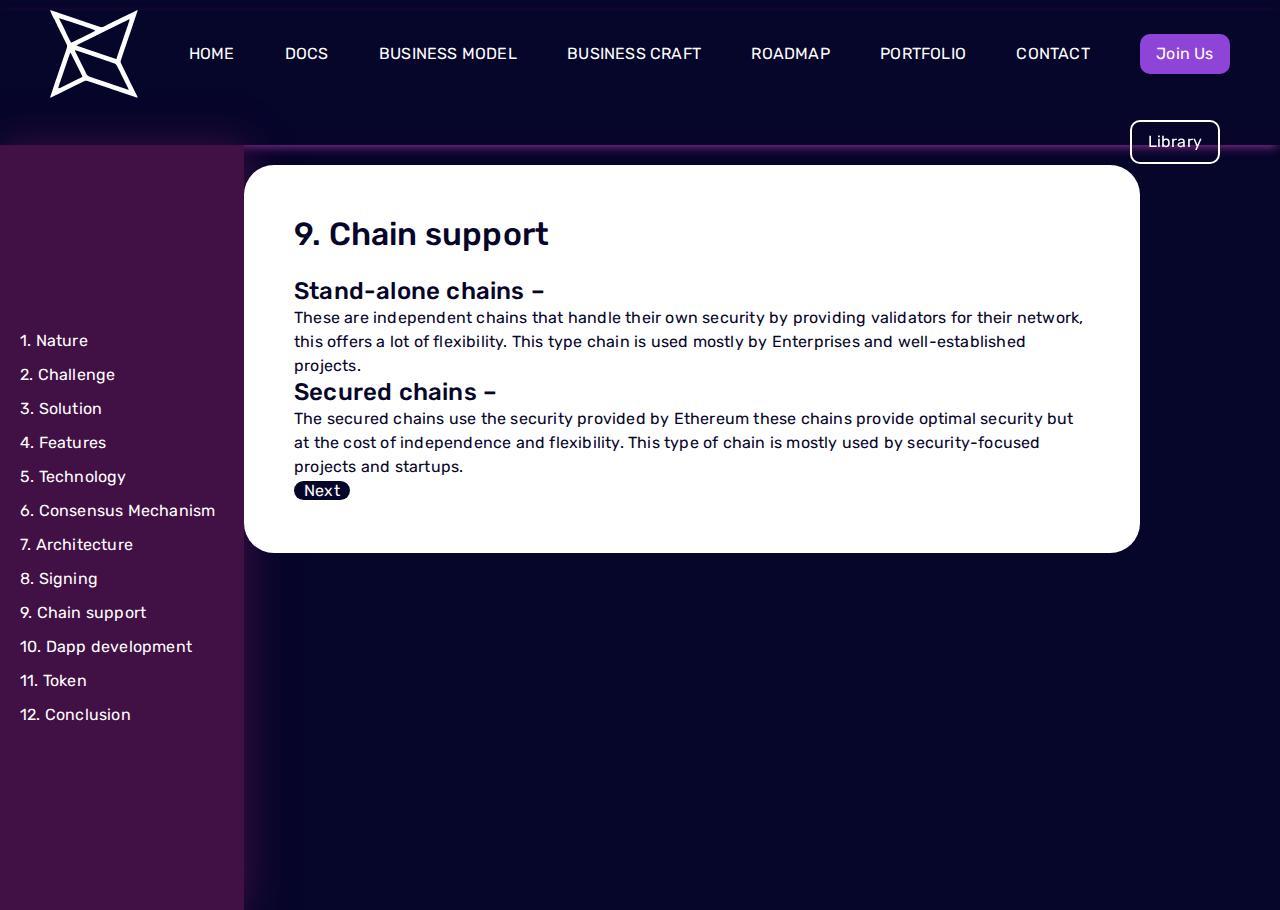
<file: pages/docspages/page9.html>
<!DOCTYPE html>
<html lang="en">
  <head>
    <meta charset="UTF-8" />
    <meta http-equiv="X-UA-Compatible" content="IE=edge" />
    <meta name="viewport" content="width=device-width, initial-scale=1.0" />
    <link rel="icon" href="images/" type="image/png" sizes="16x16" />

    <link rel="stylesheet" href="../../css/owl.carousel.min.css" />
    <link rel="stylesheet" href="../../css/bootstrap.css" />
    <link rel="stylesheet" href="../../css/uicons-regular-rounded.css" />
    <link rel="stylesheet" href="../../css/fontawesome.min.css" />

    <!-- AOS -->
    <link href="https://unpkg.com/aos@2.3.1/dist/aos.css" rel="stylesheet" />

    <link rel="stylesheet" href="../../scss/style.css" />
    <link rel="stylesheet" href="../../scss/responsive.css" />
    <title>Xblockchain Documentation</title>
  </head>
  <body>
    <div class="docsnavbar">
      <div class="docsnavbaritems">
        <div class="docsbrandlogo">
          <img src="../../images/logo.png" alt="X-Logo" />
        </div>
        <div><a href="../../index.html">HOME</a></div>
        <div><a href="../docs.html">DOCS</a></div>
        <div><a href="#">BUSINESS MODEL</a></div>
        <div><a href="../businesscraft.html">BUSINESS CRAFT</a></div>
        <div><a href="#">ROADMAP</a></div>
        <div><a href="#">PORTFOLIO</a></div>
        <div><a href="#">CONTACT</a></div>
        <div class="docsnavbtn">Join Us</div>
      </div>
    </div>
    <div class="docsflex">
      <div class="docs-sidebar" id="docslibrary">
        <div class="docsidebarList">
          <a href="./page1.html">1. Nature</a>
        </div>
        <div class="docsidebarList">
          <a href="./page2.html">2. Challenge</a>
        </div>
        <div class="docsidebarList">
          <a href="./page3.html">3. Solution</a>
        </div>
        <div class="docsidebarList">
          <a href="./page4.html">4. Features</a>
        </div>
        <div class="docsidebarList">
          <a href="./page5.html">5. Technology</a>
        </div>
        <div class="docsidebarList">
          <a href="./page6.html">6. Consensus Mechanism</a>
        </div>
        <div class="docsidebarList">
          <a href="./page7.html">7. Architecture</a>
        </div>
        <div class="docsidebarList">
          <a href="./page8.html">8. Signing</a>
        </div>
        <div class="docsidebarList">
          <a href="./page9.html">9. Chain support</a>
        </div>
        <div class="docsidebarList">
          <a href="./page10.html">10. Dapp development</a>
        </div>
        <div class="docsidebarList">
          <a href="./page11.html">11. Token</a>
        </div>
        <div class="docsidebarList">
          <a href="./page12.html">12. Conclusion</a>
        </div>
        <!-- <div class="docsidebarList">11. Lorem</div> -->
      </div>
      <div class="docs-details">
        <div class="docsnav" id="docsnav">
          <div class="grid_docs_link_page">
            <div class="docscard_page">
              <h2>9. Chain support</h2>
              <br />
              <p>
                <h4>Stand-alone chains – </h4>These are independent chains that handle
                their own security by providing validators for their network,
                this offers a lot of flexibility. This type chain is used mostly
                by Enterprises and well-established projects. 
                <h4>Secured chains –</h4>
                The secured chains use the security provided by Ethereum these
                chains provide optimal security but at the cost of independence
                and flexibility. This type of chain is mostly used by
                security-focused projects and startups.
              </p>
              <a class="doclink_page" href="./page10.html">Next</a>
            </div>
          </div>
        </div>
        <div onclick="myFunction()" class="docslibrary">Library</div>
      </div>
    </div>
    <script>
      function myFunction() {
        var Library = document.getElementById("docslibrary");
        var docsnav = document.getElementById("docsnav");
        Library.classList.toggle("togglesidebar");
        docsnav.classList.toggle("docsnav___active");
      }
    </script>
  </body>
</html>
</file>
<file: css/uicons-regular-rounded.css>
@font-face {
font-family: "uicons-regular-rounded";
src: url("../webfonts/uicons-regular-rounded.eot#iefix") format("embedded-opentype"),
url("../webfonts/uicons-regular-rounded.woff2") format("woff2"),
url("../webfonts/uicons-regular-rounded.woff") format("woff");
}

    i[class^="fi-rr-"]:before, i[class*=" fi-rr-"]:before, span[class^="fi-rr-"]:before, span[class*="fi-rr-"]:before {
font-family: uicons-regular-rounded !important;
font-style: normal;
font-weight: normal !important;
font-variant: normal;
text-transform: none;
line-height: 1;
-webkit-font-smoothing: antialiased;
-moz-osx-font-smoothing: grayscale;
}

        .fi-rr-add:before {
    content: "\f101";
    }
        .fi-rr-address-book:before {
    content: "\f102";
    }
        .fi-rr-alarm-clock:before {
    content: "\f103";
    }
        .fi-rr-align-center:before {
    content: "\f104";
    }
        .fi-rr-align-justify:before {
    content: "\f105";
    }
        .fi-rr-align-left:before {
    content: "\f106";
    }
        .fi-rr-align-right:before {
    content: "\f107";
    }
        .fi-rr-ambulance:before {
    content: "\f108";
    }
        .fi-rr-angle-double-left:before {
    content: "\f109";
    }
        .fi-rr-angle-double-right:before {
    content: "\f10a";
    }
        .fi-rr-angle-double-small-left:before {
    content: "\f10b";
    }
        .fi-rr-angle-double-small-right:before {
    content: "\f10c";
    }
        .fi-rr-angle-down:before {
    content: "\f10d";
    }
        .fi-rr-angle-left:before {
    content: "\f10e";
    }
        .fi-rr-angle-right:before {
    content: "\f10f";
    }
        .fi-rr-angle-small-down:before {
    content: "\f110";
    }
        .fi-rr-angle-small-left:before {
    content: "\f111";
    }
        .fi-rr-angle-small-right:before {
    content: "\f112";
    }
        .fi-rr-angle-small-up:before {
    content: "\f113";
    }
        .fi-rr-angle-up:before {
    content: "\f114";
    }
        .fi-rr-apple:before {
    content: "\f115";
    }
        .fi-rr-apps-add:before {
    content: "\f116";
    }
        .fi-rr-apps-delete:before {
    content: "\f117";
    }
        .fi-rr-apps-sort:before {
    content: "\f118";
    }
        .fi-rr-apps:before {
    content: "\f119";
    }
        .fi-rr-archive:before {
    content: "\f11a";
    }
        .fi-rr-arrow-down:before {
    content: "\f11b";
    }
        .fi-rr-arrow-from-bottom:before {
    content: "\f11c";
    }
        .fi-rr-arrow-left:before {
    content: "\f11d";
    }
        .fi-rr-arrow-right:before {
    content: "\f11e";
    }
        .fi-rr-arrow-small-down:before {
    content: "\f11f";
    }
        .fi-rr-arrow-small-left:before {
    content: "\f120";
    }
        .fi-rr-arrow-small-right:before {
    content: "\f121";
    }
        .fi-rr-arrow-small-up:before {
    content: "\f122";
    }
        .fi-rr-arrow-up:before {
    content: "\f123";
    }
        .fi-rr-asterik:before {
    content: "\f124";
    }
        .fi-rr-at:before {
    content: "\f125";
    }
        .fi-rr-backpack:before {
    content: "\f126";
    }
        .fi-rr-badge:before {
    content: "\f127";
    }
        .fi-rr-balloons:before {
    content: "\f128";
    }
        .fi-rr-ban:before {
    content: "\f129";
    }
        .fi-rr-band-aid:before {
    content: "\f12a";
    }
        .fi-rr-bank:before {
    content: "\f12b";
    }
        .fi-rr-barber-shop:before {
    content: "\f12c";
    }
        .fi-rr-baseball:before {
    content: "\f12d";
    }
        .fi-rr-basketball:before {
    content: "\f12e";
    }
        .fi-rr-bed:before {
    content: "\f12f";
    }
        .fi-rr-beer:before {
    content: "\f130";
    }
        .fi-rr-bell-ring:before {
    content: "\f131";
    }
        .fi-rr-bell-school:before {
    content: "\f132";
    }
        .fi-rr-bell:before {
    content: "\f133";
    }
        .fi-rr-bike:before {
    content: "\f134";
    }
        .fi-rr-billiard:before {
    content: "\f135";
    }
        .fi-rr-bold:before {
    content: "\f136";
    }
        .fi-rr-book-alt:before {
    content: "\f137";
    }
        .fi-rr-book:before {
    content: "\f138";
    }
        .fi-rr-bookmark:before {
    content: "\f139";
    }
        .fi-rr-bowling:before {
    content: "\f13a";
    }
        .fi-rr-box-alt:before {
    content: "\f13b";
    }
        .fi-rr-box:before {
    content: "\f13c";
    }
        .fi-rr-bread-slice:before {
    content: "\f13d";
    }
        .fi-rr-briefcase:before {
    content: "\f13e";
    }
        .fi-rr-broom:before {
    content: "\f13f";
    }
        .fi-rr-browser:before {
    content: "\f140";
    }
        .fi-rr-brush:before {
    content: "\f141";
    }
        .fi-rr-bug:before {
    content: "\f142";
    }
        .fi-rr-building:before {
    content: "\f143";
    }
        .fi-rr-bulb:before {
    content: "\f144";
    }
        .fi-rr-butterfly:before {
    content: "\f145";
    }
        .fi-rr-cake-birthday:before {
    content: "\f146";
    }
        .fi-rr-cake-wedding:before {
    content: "\f147";
    }
        .fi-rr-calculator:before {
    content: "\f148";
    }
        .fi-rr-calendar:before {
    content: "\f149";
    }
        .fi-rr-call-history:before {
    content: "\f14a";
    }
        .fi-rr-call-incoming:before {
    content: "\f14b";
    }
        .fi-rr-call-missed:before {
    content: "\f14c";
    }
        .fi-rr-call-outgoing:before {
    content: "\f14d";
    }
        .fi-rr-camera:before {
    content: "\f14e";
    }
        .fi-rr-camping:before {
    content: "\f14f";
    }
        .fi-rr-car:before {
    content: "\f150";
    }
        .fi-rr-caret-down:before {
    content: "\f151";
    }
        .fi-rr-caret-left:before {
    content: "\f152";
    }
        .fi-rr-caret-right:before {
    content: "\f153";
    }
        .fi-rr-caret-up:before {
    content: "\f154";
    }
        .fi-rr-carrot:before {
    content: "\f155";
    }
        .fi-rr-chart-connected:before {
    content: "\f156";
    }
        .fi-rr-chart-histogram:before {
    content: "\f157";
    }
        .fi-rr-chart-network:before {
    content: "\f158";
    }
        .fi-rr-chart-pie-alt:before {
    content: "\f159";
    }
        .fi-rr-chart-pie:before {
    content: "\f15a";
    }
        .fi-rr-chart-pyramid:before {
    content: "\f15b";
    }
        .fi-rr-chart-set-theory:before {
    content: "\f15c";
    }
        .fi-rr-chart-tree:before {
    content: "\f15d";
    }
        .fi-rr-chat-arrow-down:before {
    content: "\f15e";
    }
        .fi-rr-chat-arrow-grow:before {
    content: "\f15f";
    }
        .fi-rr-check:before {
    content: "\f160";
    }
        .fi-rr-checkbox:before {
    content: "\f161";
    }
        .fi-rr-cheese:before {
    content: "\f162";
    }
        .fi-rr-chess-piece:before {
    content: "\f163";
    }
        .fi-rr-child-head:before {
    content: "\f164";
    }
        .fi-rr-circle-small:before {
    content: "\f165";
    }
        .fi-rr-circle:before {
    content: "\f166";
    }
        .fi-rr-clip:before {
    content: "\f167";
    }
        .fi-rr-clock:before {
    content: "\f168";
    }
        .fi-rr-cloud-check:before {
    content: "\f169";
    }
        .fi-rr-cloud-disabled:before {
    content: "\f16a";
    }
        .fi-rr-cloud-download:before {
    content: "\f16b";
    }
        .fi-rr-cloud-share:before {
    content: "\f16c";
    }
        .fi-rr-cloud-upload:before {
    content: "\f16d";
    }
        .fi-rr-cloud:before {
    content: "\f16e";
    }
        .fi-rr-clouds:before {
    content: "\f16f";
    }
        .fi-rr-cocktail:before {
    content: "\f170";
    }
        .fi-rr-coffee:before {
    content: "\f171";
    }
        .fi-rr-comment-alt:before {
    content: "\f172";
    }
        .fi-rr-comment-check:before {
    content: "\f173";
    }
        .fi-rr-comment-heart:before {
    content: "\f174";
    }
        .fi-rr-comment-info:before {
    content: "\f175";
    }
        .fi-rr-comment-user:before {
    content: "\f176";
    }
        .fi-rr-comment:before {
    content: "\f177";
    }
        .fi-rr-comments:before {
    content: "\f178";
    }
        .fi-rr-compress-alt:before {
    content: "\f179";
    }
        .fi-rr-compress:before {
    content: "\f17a";
    }
        .fi-rr-computer:before {
    content: "\f17b";
    }
        .fi-rr-confetti:before {
    content: "\f17c";
    }
        .fi-rr-cookie:before {
    content: "\f17d";
    }
        .fi-rr-copy-alt:before {
    content: "\f17e";
    }
        .fi-rr-copy:before {
    content: "\f17f";
    }
        .fi-rr-copyright:before {
    content: "\f180";
    }
        .fi-rr-cow:before {
    content: "\f181";
    }
        .fi-rr-cream:before {
    content: "\f182";
    }
        .fi-rr-credit-card:before {
    content: "\f183";
    }
        .fi-rr-croissant:before {
    content: "\f184";
    }
        .fi-rr-cross-circle:before {
    content: "\f185";
    }
        .fi-rr-cross-small:before {
    content: "\f186";
    }
        .fi-rr-cross:before {
    content: "\f187";
    }
        .fi-rr-crown:before {
    content: "\f188";
    }
        .fi-rr-cube:before {
    content: "\f189";
    }
        .fi-rr-cupcake:before {
    content: "\f18a";
    }
        .fi-rr-cursor-finger:before {
    content: "\f18b";
    }
        .fi-rr-cursor-plus:before {
    content: "\f18c";
    }
        .fi-rr-cursor-text-alt:before {
    content: "\f18d";
    }
        .fi-rr-cursor-text:before {
    content: "\f18e";
    }
        .fi-rr-cursor:before {
    content: "\f18f";
    }
        .fi-rr-dart:before {
    content: "\f190";
    }
        .fi-rr-dashboard:before {
    content: "\f191";
    }
        .fi-rr-data-transfer:before {
    content: "\f192";
    }
        .fi-rr-database:before {
    content: "\f193";
    }
        .fi-rr-delete:before {
    content: "\f194";
    }
        .fi-rr-diamond:before {
    content: "\f195";
    }
        .fi-rr-dice:before {
    content: "\f196";
    }
        .fi-rr-diploma:before {
    content: "\f197";
    }
        .fi-rr-disco-ball:before {
    content: "\f198";
    }
        .fi-rr-disk:before {
    content: "\f199";
    }
        .fi-rr-doctor:before {
    content: "\f19a";
    }
        .fi-rr-document-signed:before {
    content: "\f19b";
    }
        .fi-rr-document:before {
    content: "\f19c";
    }
        .fi-rr-dollar:before {
    content: "\f19d";
    }
        .fi-rr-download:before {
    content: "\f19e";
    }
        .fi-rr-drink-alt:before {
    content: "\f19f";
    }
        .fi-rr-drumstick:before {
    content: "\f1a0";
    }
        .fi-rr-duplicate:before {
    content: "\f1a1";
    }
        .fi-rr-e-learning:before {
    content: "\f1a2";
    }
        .fi-rr-earnings:before {
    content: "\f1a3";
    }
        .fi-rr-edit-alt:before {
    content: "\f1a4";
    }
        .fi-rr-edit:before {
    content: "\f1a5";
    }
        .fi-rr-envelope-ban:before {
    content: "\f1a6";
    }
        .fi-rr-envelope-download:before {
    content: "\f1a7";
    }
        .fi-rr-envelope-marker:before {
    content: "\f1a8";
    }
        .fi-rr-envelope-open:before {
    content: "\f1a9";
    }
        .fi-rr-envelope-plus:before {
    content: "\f1aa";
    }
        .fi-rr-envelope:before {
    content: "\f1ab";
    }
        .fi-rr-euro:before {
    content: "\f1ac";
    }
        .fi-rr-exclamation:before {
    content: "\f1ad";
    }
        .fi-rr-expand:before {
    content: "\f1ae";
    }
        .fi-rr-eye-crossed:before {
    content: "\f1af";
    }
        .fi-rr-eye-dropper:before {
    content: "\f1b0";
    }
        .fi-rr-eye:before {
    content: "\f1b1";
    }
        .fi-rr-feather:before {
    content: "\f1b2";
    }
        .fi-rr-ferris-wheel:before {
    content: "\f1b3";
    }
        .fi-rr-file-add:before {
    content: "\f1b4";
    }
        .fi-rr-file-ai:before {
    content: "\f1b5";
    }
        .fi-rr-file-check:before {
    content: "\f1b6";
    }
        .fi-rr-file-delete:before {
    content: "\f1b7";
    }
        .fi-rr-file-eps:before {
    content: "\f1b8";
    }
        .fi-rr-file-gif:before {
    content: "\f1b9";
    }
        .fi-rr-file-music:before {
    content: "\f1ba";
    }
        .fi-rr-file-psd:before {
    content: "\f1bb";
    }
        .fi-rr-file:before {
    content: "\f1bc";
    }
        .fi-rr-fill:before {
    content: "\f1bd";
    }
        .fi-rr-film:before {
    content: "\f1be";
    }
        .fi-rr-filter:before {
    content: "\f1bf";
    }
        .fi-rr-fingerprint:before {
    content: "\f1c0";
    }
        .fi-rr-fish:before {
    content: "\f1c1";
    }
        .fi-rr-flag:before {
    content: "\f1c2";
    }
        .fi-rr-flame:before {
    content: "\f1c3";
    }
        .fi-rr-flip-horizontal:before {
    content: "\f1c4";
    }
        .fi-rr-flower-bouquet:before {
    content: "\f1c5";
    }
        .fi-rr-flower-tulip:before {
    content: "\f1c6";
    }
        .fi-rr-flower:before {
    content: "\f1c7";
    }
        .fi-rr-folder-add:before {
    content: "\f1c8";
    }
        .fi-rr-folder:before {
    content: "\f1c9";
    }
        .fi-rr-following:before {
    content: "\f1ca";
    }
        .fi-rr-football:before {
    content: "\f1cb";
    }
        .fi-rr-form:before {
    content: "\f1cc";
    }
        .fi-rr-forward:before {
    content: "\f1cd";
    }
        .fi-rr-fox:before {
    content: "\f1ce";
    }
        .fi-rr-frown:before {
    content: "\f1cf";
    }
        .fi-rr-ftp:before {
    content: "\f1d0";
    }
        .fi-rr-gallery:before {
    content: "\f1d1";
    }
        .fi-rr-gamepad:before {
    content: "\f1d2";
    }
        .fi-rr-gas-pump:before {
    content: "\f1d3";
    }
        .fi-rr-gem:before {
    content: "\f1d4";
    }
        .fi-rr-gift:before {
    content: "\f1d5";
    }
        .fi-rr-glass-cheers:before {
    content: "\f1d6";
    }
        .fi-rr-glasses:before {
    content: "\f1d7";
    }
        .fi-rr-globe-alt:before {
    content: "\f1d8";
    }
        .fi-rr-globe:before {
    content: "\f1d9";
    }
        .fi-rr-golf:before {
    content: "\f1da";
    }
        .fi-rr-graduation-cap:before {
    content: "\f1db";
    }
        .fi-rr-graphic-tablet:before {
    content: "\f1dc";
    }
        .fi-rr-grid-alt:before {
    content: "\f1dd";
    }
        .fi-rr-grid:before {
    content: "\f1de";
    }
        .fi-rr-guitar:before {
    content: "\f1df";
    }
        .fi-rr-gym:before {
    content: "\f1e0";
    }
        .fi-rr-hamburger:before {
    content: "\f1e1";
    }
        .fi-rr-hand-holding-heart:before {
    content: "\f1e2";
    }
        .fi-rr-hastag:before {
    content: "\f1e3";
    }
        .fi-rr-hat-birthday:before {
    content: "\f1e4";
    }
        .fi-rr-head-side-thinking:before {
    content: "\f1e5";
    }
        .fi-rr-headphones:before {
    content: "\f1e6";
    }
        .fi-rr-headset:before {
    content: "\f1e7";
    }
        .fi-rr-heart-arrow:before {
    content: "\f1e8";
    }
        .fi-rr-heart:before {
    content: "\f1e9";
    }
        .fi-rr-home-location-alt:before {
    content: "\f1ea";
    }
        .fi-rr-home-location:before {
    content: "\f1eb";
    }
        .fi-rr-home:before {
    content: "\f1ec";
    }
        .fi-rr-hourglass-end:before {
    content: "\f1ed";
    }
        .fi-rr-hourglass:before {
    content: "\f1ee";
    }
        .fi-rr-ice-cream:before {
    content: "\f1ef";
    }
        .fi-rr-ice-skate:before {
    content: "\f1f0";
    }
        .fi-rr-id-badge:before {
    content: "\f1f1";
    }
        .fi-rr-inbox:before {
    content: "\f1f2";
    }
        .fi-rr-incognito:before {
    content: "\f1f3";
    }
        .fi-rr-indent:before {
    content: "\f1f4";
    }
        .fi-rr-infinity:before {
    content: "\f1f5";
    }
        .fi-rr-info:before {
    content: "\f1f6";
    }
        .fi-rr-interactive:before {
    content: "\f1f7";
    }
        .fi-rr-interlining:before {
    content: "\f1f8";
    }
        .fi-rr-interrogation:before {
    content: "\f1f9";
    }
        .fi-rr-italic:before {
    content: "\f1fa";
    }
        .fi-rr-jpg:before {
    content: "\f1fb";
    }
        .fi-rr-key:before {
    content: "\f1fc";
    }
        .fi-rr-keyboard:before {
    content: "\f1fd";
    }
        .fi-rr-kite:before {
    content: "\f1fe";
    }
        .fi-rr-label:before {
    content: "\f1ff";
    }
        .fi-rr-laptop:before {
    content: "\f200";
    }
        .fi-rr-lasso:before {
    content: "\f201";
    }
        .fi-rr-laugh:before {
    content: "\f202";
    }
        .fi-rr-layers:before {
    content: "\f203";
    }
        .fi-rr-layout-fluid:before {
    content: "\f204";
    }
        .fi-rr-leaf:before {
    content: "\f205";
    }
        .fi-rr-letter-case:before {
    content: "\f206";
    }
        .fi-rr-life-ring:before {
    content: "\f207";
    }
        .fi-rr-line-width:before {
    content: "\f208";
    }
        .fi-rr-link:before {
    content: "\f209";
    }
        .fi-rr-lipstick:before {
    content: "\f20a";
    }
        .fi-rr-list-check:before {
    content: "\f20b";
    }
        .fi-rr-list:before {
    content: "\f20c";
    }
        .fi-rr-location-alt:before {
    content: "\f20d";
    }
        .fi-rr-lock-alt:before {
    content: "\f20e";
    }
        .fi-rr-lock:before {
    content: "\f20f";
    }
        .fi-rr-luggage-rolling:before {
    content: "\f210";
    }
        .fi-rr-magic-wand:before {
    content: "\f211";
    }
        .fi-rr-makeup-brush:before {
    content: "\f212";
    }
        .fi-rr-man-head:before {
    content: "\f213";
    }
        .fi-rr-map-marker-cross:before {
    content: "\f214";
    }
        .fi-rr-map-marker-home:before {
    content: "\f215";
    }
        .fi-rr-map-marker-minus:before {
    content: "\f216";
    }
        .fi-rr-map-marker-plus:before {
    content: "\f217";
    }
        .fi-rr-map-marker:before {
    content: "\f218";
    }
        .fi-rr-map:before {
    content: "\f219";
    }
        .fi-rr-marker-time:before {
    content: "\f21a";
    }
        .fi-rr-marker:before {
    content: "\f21b";
    }
        .fi-rr-mars-double:before {
    content: "\f21c";
    }
        .fi-rr-mars:before {
    content: "\f21d";
    }
        .fi-rr-mask-carnival:before {
    content: "\f21e";
    }
        .fi-rr-medicine:before {
    content: "\f21f";
    }
        .fi-rr-megaphone:before {
    content: "\f220";
    }
        .fi-rr-meh:before {
    content: "\f221";
    }
        .fi-rr-menu-burger:before {
    content: "\f222";
    }
        .fi-rr-menu-dots-vertical:before {
    content: "\f223";
    }
        .fi-rr-menu-dots:before {
    content: "\f224";
    }
        .fi-rr-microphone-alt:before {
    content: "\f225";
    }
        .fi-rr-microphone:before {
    content: "\f226";
    }
        .fi-rr-minus-small:before {
    content: "\f227";
    }
        .fi-rr-minus:before {
    content: "\f228";
    }
        .fi-rr-mobile:before {
    content: "\f229";
    }
        .fi-rr-mode-landscape:before {
    content: "\f22a";
    }
        .fi-rr-mode-portrait:before {
    content: "\f22b";
    }
        .fi-rr-money:before {
    content: "\f22c";
    }
        .fi-rr-moon:before {
    content: "\f22d";
    }
        .fi-rr-mountains:before {
    content: "\f22e";
    }
        .fi-rr-mouse:before {
    content: "\f22f";
    }
        .fi-rr-mug-alt:before {
    content: "\f230";
    }
        .fi-rr-music-alt:before {
    content: "\f231";
    }
        .fi-rr-music:before {
    content: "\f232";
    }
        .fi-rr-navigation:before {
    content: "\f233";
    }
        .fi-rr-network-cloud:before {
    content: "\f234";
    }
        .fi-rr-network:before {
    content: "\f235";
    }
        .fi-rr-notebook:before {
    content: "\f236";
    }
        .fi-rr-opacity:before {
    content: "\f237";
    }
        .fi-rr-package:before {
    content: "\f238";
    }
        .fi-rr-paint-brush:before {
    content: "\f239";
    }
        .fi-rr-palette:before {
    content: "\f23a";
    }
        .fi-rr-paper-plane:before {
    content: "\f23b";
    }
        .fi-rr-password:before {
    content: "\f23c";
    }
        .fi-rr-pause:before {
    content: "\f23d";
    }
        .fi-rr-paw:before {
    content: "\f23e";
    }
        .fi-rr-pencil:before {
    content: "\f23f";
    }
        .fi-rr-pharmacy:before {
    content: "\f240";
    }
        .fi-rr-phone-call:before {
    content: "\f241";
    }
        .fi-rr-phone-cross:before {
    content: "\f242";
    }
        .fi-rr-phone-pause:before {
    content: "\f243";
    }
        .fi-rr-phone-slash:before {
    content: "\f244";
    }
        .fi-rr-physics:before {
    content: "\f245";
    }
        .fi-rr-picture:before {
    content: "\f246";
    }
        .fi-rr-ping-pong:before {
    content: "\f247";
    }
        .fi-rr-pizza-slice:before {
    content: "\f248";
    }
        .fi-rr-plane:before {
    content: "\f249";
    }
        .fi-rr-play-alt:before {
    content: "\f24a";
    }
        .fi-rr-play:before {
    content: "\f24b";
    }
        .fi-rr-playing-cards:before {
    content: "\f24c";
    }
        .fi-rr-plus-small:before {
    content: "\f24d";
    }
        .fi-rr-plus:before {
    content: "\f24e";
    }
        .fi-rr-poker-chip:before {
    content: "\f24f";
    }
        .fi-rr-portrait:before {
    content: "\f250";
    }
        .fi-rr-pound:before {
    content: "\f251";
    }
        .fi-rr-power:before {
    content: "\f252";
    }
        .fi-rr-presentation:before {
    content: "\f253";
    }
        .fi-rr-print:before {
    content: "\f254";
    }
        .fi-rr-protractor:before {
    content: "\f255";
    }
        .fi-rr-pulse:before {
    content: "\f256";
    }
        .fi-rr-pyramid:before {
    content: "\f257";
    }
        .fi-rr-quote-right:before {
    content: "\f258";
    }
        .fi-rr-rainbow:before {
    content: "\f259";
    }
        .fi-rr-raindrops:before {
    content: "\f25a";
    }
        .fi-rr-rec:before {
    content: "\f25b";
    }
        .fi-rr-receipt:before {
    content: "\f25c";
    }
        .fi-rr-record-vinyl:before {
    content: "\f25d";
    }
        .fi-rr-rectabgle-vertical:before {
    content: "\f25e";
    }
        .fi-rr-rectangle-horizontal:before {
    content: "\f25f";
    }
        .fi-rr-rectangle-panoramic:before {
    content: "\f260";
    }
        .fi-rr-recycle:before {
    content: "\f261";
    }
        .fi-rr-redo-alt:before {
    content: "\f262";
    }
        .fi-rr-redo:before {
    content: "\f263";
    }
        .fi-rr-reflect:before {
    content: "\f264";
    }
        .fi-rr-refresh:before {
    content: "\f265";
    }
        .fi-rr-resize:before {
    content: "\f266";
    }
        .fi-rr-resources:before {
    content: "\f267";
    }
        .fi-rr-rewind:before {
    content: "\f268";
    }
        .fi-rr-rhombus:before {
    content: "\f269";
    }
        .fi-rr-rings-wedding:before {
    content: "\f26a";
    }
        .fi-rr-road:before {
    content: "\f26b";
    }
        .fi-rr-rocket:before {
    content: "\f26c";
    }
        .fi-rr-room-service:before {
    content: "\f26d";
    }
        .fi-rr-rotate-right:before {
    content: "\f26e";
    }
        .fi-rr-rugby:before {
    content: "\f26f";
    }
        .fi-rr-sad:before {
    content: "\f270";
    }
        .fi-rr-salad:before {
    content: "\f271";
    }
        .fi-rr-scale:before {
    content: "\f272";
    }
        .fi-rr-school-bus:before {
    content: "\f273";
    }
        .fi-rr-school:before {
    content: "\f274";
    }
        .fi-rr-scissors:before {
    content: "\f275";
    }
        .fi-rr-screen:before {
    content: "\f276";
    }
        .fi-rr-search-alt:before {
    content: "\f277";
    }
        .fi-rr-search-heart:before {
    content: "\f278";
    }
        .fi-rr-search:before {
    content: "\f279";
    }
        .fi-rr-settings-sliders:before {
    content: "\f27a";
    }
        .fi-rr-settings:before {
    content: "\f27b";
    }
        .fi-rr-share:before {
    content: "\f27c";
    }
        .fi-rr-shield-check:before {
    content: "\f27d";
    }
        .fi-rr-shield-exclamation:before {
    content: "\f27e";
    }
        .fi-rr-shield-interrogation:before {
    content: "\f27f";
    }
        .fi-rr-shield-plus:before {
    content: "\f280";
    }
        .fi-rr-shield:before {
    content: "\f281";
    }
        .fi-rr-ship-side:before {
    content: "\f282";
    }
        .fi-rr-ship:before {
    content: "\f283";
    }
        .fi-rr-shop:before {
    content: "\f284";
    }
        .fi-rr-shopping-bag-add:before {
    content: "\f285";
    }
        .fi-rr-shopping-bag:before {
    content: "\f286";
    }
        .fi-rr-shopping-cart-add:before {
    content: "\f287";
    }
        .fi-rr-shopping-cart-check:before {
    content: "\f288";
    }
        .fi-rr-shopping-cart:before {
    content: "\f289";
    }
        .fi-rr-shuffle:before {
    content: "\f28a";
    }
        .fi-rr-sign-in-alt:before {
    content: "\f28b";
    }
        .fi-rr-sign-in:before {
    content: "\f28c";
    }
        .fi-rr-sign-out-alt:before {
    content: "\f28d";
    }
        .fi-rr-sign-out:before {
    content: "\f28e";
    }
        .fi-rr-signal-alt-1:before {
    content: "\f28f";
    }
        .fi-rr-signal-alt-2:before {
    content: "\f290";
    }
        .fi-rr-signal-alt:before {
    content: "\f291";
    }
        .fi-rr-skateboard:before {
    content: "\f292";
    }
        .fi-rr-smartphone:before {
    content: "\f293";
    }
        .fi-rr-smile-wink:before {
    content: "\f294";
    }
        .fi-rr-smile:before {
    content: "\f295";
    }
        .fi-rr-snowflake:before {
    content: "\f296";
    }
        .fi-rr-soap:before {
    content: "\f297";
    }
        .fi-rr-soup:before {
    content: "\f298";
    }
        .fi-rr-spa:before {
    content: "\f299";
    }
        .fi-rr-speaker:before {
    content: "\f29a";
    }
        .fi-rr-sphere:before {
    content: "\f29b";
    }
        .fi-rr-spinner-alt:before {
    content: "\f29c";
    }
        .fi-rr-spinner:before {
    content: "\f29d";
    }
        .fi-rr-square-root:before {
    content: "\f29e";
    }
        .fi-rr-square:before {
    content: "\f29f";
    }
        .fi-rr-star-octogram:before {
    content: "\f2a0";
    }
        .fi-rr-star:before {
    content: "\f2a1";
    }
        .fi-rr-stats:before {
    content: "\f2a2";
    }
        .fi-rr-stethoscope:before {
    content: "\f2a3";
    }
        .fi-rr-sticker:before {
    content: "\f2a4";
    }
        .fi-rr-stop:before {
    content: "\f2a5";
    }
        .fi-rr-stopwatch:before {
    content: "\f2a6";
    }
        .fi-rr-subtitles:before {
    content: "\f2a7";
    }
        .fi-rr-sun:before {
    content: "\f2a8";
    }
        .fi-rr-sunrise:before {
    content: "\f2a9";
    }
        .fi-rr-surfing:before {
    content: "\f2aa";
    }
        .fi-rr-sword:before {
    content: "\f2ab";
    }
        .fi-rr-syringe:before {
    content: "\f2ac";
    }
        .fi-rr-tablet:before {
    content: "\f2ad";
    }
        .fi-rr-target:before {
    content: "\f2ae";
    }
        .fi-rr-taxi:before {
    content: "\f2af";
    }
        .fi-rr-tennis:before {
    content: "\f2b0";
    }
        .fi-rr-terrace:before {
    content: "\f2b1";
    }
        .fi-rr-test-tube:before {
    content: "\f2b2";
    }
        .fi-rr-test:before {
    content: "\f2b3";
    }
        .fi-rr-text-check:before {
    content: "\f2b4";
    }
        .fi-rr-text:before {
    content: "\f2b5";
    }
        .fi-rr-thermometer-half:before {
    content: "\f2b6";
    }
        .fi-rr-thumbs-down:before {
    content: "\f2b7";
    }
        .fi-rr-thumbs-up:before {
    content: "\f2b8";
    }
        .fi-rr-thumbtack:before {
    content: "\f2b9";
    }
        .fi-rr-ticket:before {
    content: "\f2ba";
    }
        .fi-rr-time-add:before {
    content: "\f2bb";
    }
        .fi-rr-time-check:before {
    content: "\f2bc";
    }
        .fi-rr-time-delete:before {
    content: "\f2bd";
    }
        .fi-rr-time-fast:before {
    content: "\f2be";
    }
        .fi-rr-time-forward-sixty:before {
    content: "\f2bf";
    }
        .fi-rr-time-forward-ten:before {
    content: "\f2c0";
    }
        .fi-rr-time-forward:before {
    content: "\f2c1";
    }
        .fi-rr-time-half-past:before {
    content: "\f2c2";
    }
        .fi-rr-time-oclock:before {
    content: "\f2c3";
    }
        .fi-rr-time-past:before {
    content: "\f2c4";
    }
        .fi-rr-time-quarter-past:before {
    content: "\f2c5";
    }
        .fi-rr-time-quarter-to:before {
    content: "\f2c6";
    }
        .fi-rr-time-twenty-four:before {
    content: "\f2c7";
    }
        .fi-rr-tool-crop:before {
    content: "\f2c8";
    }
        .fi-rr-tool-marquee:before {
    content: "\f2c9";
    }
        .fi-rr-tooth:before {
    content: "\f2ca";
    }
        .fi-rr-tornado:before {
    content: "\f2cb";
    }
        .fi-rr-train-side:before {
    content: "\f2cc";
    }
        .fi-rr-train:before {
    content: "\f2cd";
    }
        .fi-rr-transform:before {
    content: "\f2ce";
    }
        .fi-rr-trash:before {
    content: "\f2cf";
    }
        .fi-rr-treatment:before {
    content: "\f2d0";
    }
        .fi-rr-tree-christmas:before {
    content: "\f2d1";
    }
        .fi-rr-tree:before {
    content: "\f2d2";
    }
        .fi-rr-triangle:before {
    content: "\f2d3";
    }
        .fi-rr-trophy:before {
    content: "\f2d4";
    }
        .fi-rr-truck-side:before {
    content: "\f2d5";
    }
        .fi-rr-umbrella:before {
    content: "\f2d6";
    }
        .fi-rr-underline:before {
    content: "\f2d7";
    }
        .fi-rr-undo-alt:before {
    content: "\f2d8";
    }
        .fi-rr-undo:before {
    content: "\f2d9";
    }
        .fi-rr-unlock:before {
    content: "\f2da";
    }
        .fi-rr-upload:before {
    content: "\f2db";
    }
        .fi-rr-usb-pendrive:before {
    content: "\f2dc";
    }
        .fi-rr-user-add:before {
    content: "\f2dd";
    }
        .fi-rr-user-delete:before {
    content: "\f2de";
    }
        .fi-rr-user-remove:before {
    content: "\f2df";
    }
        .fi-rr-user-time:before {
    content: "\f2e0";
    }
        .fi-rr-user:before {
    content: "\f2e1";
    }
        .fi-rr-utensils:before {
    content: "\f2e2";
    }
        .fi-rr-vector-alt:before {
    content: "\f2e3";
    }
        .fi-rr-vector:before {
    content: "\f2e4";
    }
        .fi-rr-venus-double:before {
    content: "\f2e5";
    }
        .fi-rr-venus-mars:before {
    content: "\f2e6";
    }
        .fi-rr-venus:before {
    content: "\f2e7";
    }
        .fi-rr-video-camera:before {
    content: "\f2e8";
    }
        .fi-rr-volleyball:before {
    content: "\f2e9";
    }
        .fi-rr-volume:before {
    content: "\f2ea";
    }
        .fi-rr-wheelchair:before {
    content: "\f2eb";
    }
        .fi-rr-wifi-alt:before {
    content: "\f2ec";
    }
        .fi-rr-wind:before {
    content: "\f2ed";
    }
        .fi-rr-woman-head:before {
    content: "\f2ee";
    }
        .fi-rr-world:before {
    content: "\f2ef";
    }
        .fi-rr-yen:before {
    content: "\f2f0";
    }
        .fi-rr-zoom-in:before {
    content: "\f2f1";
    }
        .fi-rr-zoom-out:before {
    content: "\f2f2";
    }
</file>
<file: scss/style.css>
/*
[Master Stylesheet]
Project Name: XBlockchain Ecosystem
Version:    1.1

====INDEX=====
01- Google Fonts Import
02- SCSS File Import 
03- Loader
04- Featured-area
*/
/*=============== SCSS sub file import ===================*/
/* Remove gery border */
/* Card Border Radius */
/* Transition-ease-in-out */
/*Landing Page Background Color */
/*=============== Fonts source Google Alegreya Sans ===================*/
@import url("https://fonts.googleapis.com/css2?family=Rubik:ital,wght@0,300;0,400;0,500;0,600;0,700;0,800;0,900;1,300;1,400;1,500;1,600;1,700&display=swap");
/*=============== Web Styling in SCSS ===================*/
* {
  padding: 0;
  margin: 0;
  -webkit-box-sizing: border-box;
  box-sizing: border-box;
}
*::-webkit-scrollbar {
  width: 5px; /* width of the entire scrollbar */
}

*::-webkit-scrollbar-track {
  background: rgb(18, 9, 51); /* color of the tracking area */
}

*::-webkit-scrollbar-thumb {
  background-color: rgb(187, 0, 156); /* color of the scroll thumb */
  border-radius: 15px; /* roundness of the scroll thumb */
  /* border: 3px solid orange; creates padding around scroll thumb */
}
:root {
  --purple-color: #a12ca9;
  --blue-color: #8e44d7;
}
html,
body {
  font-family: "Rubik";
}

body {
  float: left;
  width: 100%;
  margin: 0;
  padding: 0;
  overflow-x: hidden;
  font-size: 16px;
  letter-spacing: 0.2px;
  font-weight: 400;
  color: #fff;
  background-color: #06052a;
  scroll-behavior: smooth;
}

p {
  font-size: 16px;
  letter-spacing: 0.2px;
  line-height: 26px;
  color: inherit;
}

ol li,
p,
ul li {
  font-size: 16px;
  color: inherit;
  margin-bottom: 0;
}
ol,
ul {
  margin-bottom: 0;
}
li {
  list-style-type: none;
}
a,
a:hover,
a:focus,
a:active {
  color: inherit;
  outline: none;
  text-decoration: none;
}

.container-fluid {
  max-width: 1250px;
  margin: 0px auto;
}

input:focus,
textarea:focus,
select:focus,
button:focus {
  outline: none;
}

.btn-check:focus + .btn-primary,
.btn-primary:focus {
  background: inherit;
  -webkit-box-shadow: none;
  box-shadow: none;
  border: none;
}

img {
  height: auto;
  max-width: 100%;
}

.h1,
.h2,
.h3,
.h4,
.h5,
.h6,
h1,
h2,
h3,
h4,
h5,
h6 {
  font-family: inherit;
  margin-bottom: 0;
}
.owl-next {
  right: 0;
}
.owl-slider {
  position: relative;
  width: 83%;
  margin: auto;
}
.owl-prev::after {
  content: "\f060";
  font-family: fontawesome;
}
:is(.owl-prev, .owl-next) span {
  display: none;
}
.owl-next::after {
  content: "\f061";
  font-family: fontawesome;
}

.owl-prev {
  left: 0%;
}
.owl-next,
.owl-prev {
  position: absolute;
  top: 50%;
  transform: translateY(-50%);
}

/* preloader */
.preloader {
  margin: 0;
  padding: 0;
  background: #06052a;
  height: 100vh;
  width: 100%;
  display: flex;
  justify-content: center;
  align-items: center;
  position: fixed;
  z-index: 3;
  transition: 1s ease;
}
.no-preloader {
  opacity: 0;
  visibility: hidden;
}
.preloader h1 {
  font-size: 40px;
  margin: 0;
  padding: 0;
  text-transform: uppercase;
  letter-spacing: 10px;
  color: white;
  position: relative;
}

.preloader h1:before {
  content: "loading..";
  position: absolute;
  top: 0;
  left: 0;
  width: 100%;
  color: var(--blue-color);
  overflow: hidden;
  border-right: 4px solid var(--purple-color);
  animation: animate 5s linear infinite;
}

@keyframes animate {
  0% {
    width: 0;
  }

  50% {
    width: 100%;
  }

  100% {
    width: 0;
  }
}
/* preloader ended  */
.site-layout {
  display: block;
  margin: 0 auto;
  position: relative;
  width: 100%;
}

.col-1-5 {
  width: 20%;
  max-width: 20%;
  -webkit-box-flex: 0;
  -ms-flex: 0 0 20%;
  flex: 0 0 20%;
  float: left;
  position: relative;
  min-height: 1px;
  padding-right: 15px;
  padding-left: 15px;
}

section {
  float: left;
  position: relative;
  width: 100%;
}

.gap {
  float: left;
  padding: 40px 0 40px 0;
  position: relative;
  width: 100%;
  z-index: 0;
}

.gap.no-gap {
  padding: 0;
}

.gap.no-top {
  padding-top: 0px;
}

.gap.no-bottom {
  padding-bottom: 0px;
}

.remove-ext {
  margin-bottom: -30px;
}

.remove-ext-40 {
  margin-bottom: -40px;
}

.remove-ext-50 {
  margin-bottom: -50px;
}

.merged {
  margin: 0px;
  padding: 0;
}

.merged > div {
  padding: 0;
}

.row.merged > div {
  padding: 0;
}

.merged.row {
  margin: 0;
}

.merged.row > div {
  padding: 0;
}

[type="submit"],
button,
html [type="button"] {
  cursor: pointer;
}

textarea {
  resize: none;
}

.lr-gap {
  padding: 30px 70px;
}

/*==========
    Loader
  ========= */
/* =============
   Featured-area 
   ============*/
/* .bg-img {
  position: relative;
  top: 0;
  left: 0;
}

.navbar {
  position: absolute;
  top: 20px;
  left: 10px;
} */
/*# sourceMappingURL=style.css.map */
/* #### Navbar styling */
.bg-img {
  background: url(../images//bg1.png);
  background-size: contain;
  background-repeat: no-repeat;
  width: 100%;
  /* height: 100vh; */
}
nav {
  padding: 1rem 0;
}
.navbar-items {
  display: flex;
  align-items: center;
}
.navbar-items ul {
  margin-left: 10px;
}
.navbar-items ul li {
  display: inline-block;
  padding: 0px 20px;
}
.navbar-items .nav-btn:nth-child(2) {
  padding: 6px 20px;
  border-radius: 6px;
  outline: none;
  border: none;
  background: linear-gradient(to right, var(--purple-color), var(--blue-color));
  color: white;
  margin-left: 20px;
  margin-right: 10px;
}
.navbar-items .nav-btn:last-child {
  outline: none;
  border: none;
  background: none;
  margin-left: 16px;
}
.navbar-items .nav-btn:last-child::before {
  content: "\f007";
  color: white;
  font-size: 24px;
  font-family: fontawesome;
}
.brand-logo {
  width: 70px;
}
.navbar {
  padding: 1.6rem 0;
}
.front-view {
  width: 100%;
  background: url(../images/img.png);
  background-position: right;
  background-size: contain;
  background-repeat: no-repeat;
  padding: 6rem 0;
}
:is(.front-view, .middle-view, .bottom-view, .down-view, .bg-img-6, .bg-img-8, .ai-bots, .brookyl, .brookyl-vendor)
  h1 {
  font-size: 57px;
  font-weight: bold;
  width: 70%;
}
:is(.tech-view) h1 {
  font-size: 50px;
  font-weight: bold;
  width: 100%;
}
:is(.tech-view) p {
  width: 100%;
}
:is(.front-view, .middle-view, .bottom-view, .down-view, .bg-img-6, .bg-img-8, .brookyl, .brookyl-vendor)
  p {
  width: 50%;
  margin: 1rem 0;
}
:is(.front-view, .middle-view, .bottom-view, .tech-view) button {
  padding: 6px 20px;
  border-radius: 6px;
  outline: none;
  border: none;
  background: linear-gradient(to right, var(--purple-color), var(--blue-color));
  color: white;
  margin-top: 0.7rem;
}
.front-view {
  padding: 48px 6px;
}
.front-view h1 {
  width: 60%;
}
.front-view_data {
  margin-top: 1rem;
}
.bg-img-2 {
  width: 100%;
  /* height: 100vh; */
  background: url(../images/bg2.png);
  background-size: cover;
  background-repeat: no-repeat;
}
.component-3 {
  width: 350px;
  position: absolute;
}
.mobi {
  padding: 15px 0;
}
.mobi p {
  margin-bottom: 10px;
}
.middle-view {
  padding: 6rem 0;
  text-align: center;
}
.middle-view h1,
.middle-view p {
  margin: auto;
}
.middle-view p {
  margin: 1rem auto;
}
.bg-img-3 {
  display: flex;
  margin-top: -20px;
  flex-wrap: wrap;
}
.bg-img-3 > div {
  width: 50%;
}

.bottom-view {
  position: relative;
  padding-top: 40px;
  padding-left: 16px;
}
.bottom-view li {
  list-style-type: disc;
}
.bottom-view ul {
  padding-left: 1rem;
  margin-top: 2rem;
}
.bottom-view ul li > * {
  margin: 0;
}
.bottom-view button {
  margin-top: 2rem;
}
.bottom-view h1,
.bottom-view p,
.bottom-view ul {
  width: 500px;
}

.shutter-face {
  position: relative;
  transform: translateX(-50px);
}
.side-planet {
  position: absolute;
  bottom: 0%;
  right: -6%;
  width: 300px;
}
.bg-img-4 {
  position: relative;
  width: 100%;
  /* height: 96vh; */
}
.com-five,
.com-six,
.com-seven {
  width: 250px;
}
.com-six {
  position: absolute;
  right: -6%;
  top: 20%;
}
.com-five {
  position: absolute;
}
.com-seven {
  display: block;
  text-align: center;
  margin: auto;
}
.down-view {
  text-align: center;
  padding: 4rem 0;
}
.down-view h1 {
  width: auto;
}
.down-view p {
  margin: 1rem auto;
}
.bg-img-5 {
  display: flex;
  justify-content: space-between;
  align-items: center;
  flex-wrap: wrap;
}
.bg-img-5 > div {
  width: 50%;
}
.tech-images {
  position: relative;
}
.iphone-img {
  transform: scale(1.4) translateX(10%);
}
.watch {
  width: 200px;
  position: absolute;
  top: 6%;
  left: 36%;
  z-index: -1;
}
.tech-view li {
  list-style-type: disc;
}
.tech-view ul {
  padding-left: 1rem;
}
section > .side-planet {
  width: 300px;
  position: absolute;
  right: 0%;
  bottom: 0%;
}
.com-six_one {
  position: absolute;
  top: -14%;
  left: -9%;
  width: 300px;
  z-index: -1;
}

.bg-img-6 > h1,
.bg-img-6 > p {
  text-align: center;
  width: auto;
}
.token-side_img {
  width: 300px;
  position: absolute;
}
.flexer {
  display: flex;
  align-items: center;
  justify-content: space-between;
  flex-wrap: wrap;
}
.flexer > div {
  width: 50%;
}
.tech-ul {
  display: flex;
  align-items: center;
  flex-wrap: wrap;
}
.tech-ul > div:first-child {
  width: 60%;
}
.tech-ul > div:last-child {
  width: 40%;
}
.tech-ul li p {
  margin: 0;
}
.game-features {
  padding-left: 1rem;
}
.game-features h6 {
  margin-bottom: 10px;
}
.brookyl {
  margin-top: -85px;
}
.bg-img-7 {
  background: url(../images/img2.png);
  background-position: bottom;
  background-size: contain;
  background-repeat: no-repeat;
  z-index: -11111;
  position: inherit;
}
.bg-img-7 .play-controller,
.bg-img-7 .play-button,
.bg-img-7 .play-dots {
  width: 200px;
}
.bg-7_helper {
  position: absolute;
  left: 0;
  z-index: -1;
}
.smartphone-container {
  padding-left: 60px;
}
.play-dots {
  display: flex;
  justify-content: center;
  align-content: center;
  align-items: center;
}
.bg-img-8 h1,
.bg-img-8 p {
  width: 80%;
  margin: auto;
  text-align: center;
}
.artificial-img {
  background: url(../images/c19.png);
  background-position: top;
  background-size: contain;
  background-repeat: no-repeat;
  padding: 10rem 0;
}
.bg-img-8 p {
  margin: 1rem auto;
}
.bg-img-8 h2 {
  text-align: center;
}
.asset-4 {
  margin-top: -7rem;
  position: relative;
  z-index: -1;
}
.flex {
  display: flex;
  align-items: center;
  justify-content: space-between;
  flex-wrap: wrap;
}
.flex > div {
  width: 50%;
}
.level-img {
  width: 70%;
  margin: auto;
}
.flex ul {
  padding-left: 1rem;
}
.flex ul li {
  list-style-type: disc;
}
.level-details > h1 {
  font-weight: normal;
  margin-bottom: 0.3rem;
}
.level-details p {
  font-size: 20px;
  font-weight: normal;
  margin-bottom: 0.4rem;
}
.ai-bots {
  width: 50%;
  position: relative;
  top: 80%;
  left: 4%;
  transform: translateY(90%);
}
.ai-bot_flex ul {
  display: inline-block;
}
.ai-bot_flex ul:first-child {
  padding-right: 3rem;
}
.ai-bot_flex li {
  list-style-type: disc;
  margin-bottom: 0.2rem;
}
.ai-bots h1 {
  width: 600px;
  margin-bottom: 0.5rem;
}
.ai-bot_flex ul {
  padding-left: 1rem;
}
.bg-img-9 {
  background: url(../images/c20.png);
  background-position: top right;
  background-size: cover;
  background-repeat: no-repeat;
  width: 100%;
  height: 150vh;
  position: relative;
}
.brookyl,
.brookyl-vendor {
  text-align: center;
}
.brookyl h1,
.brookyl h3,
.brookyl p {
  width: 80%;
  margin: auto;
}
.brookyl-vendor h1,
.brookyl-vendor h3,
.brookyl-vendor p {
  width: 80%;
  margin: auto;
}
.brookyl p,
.brookyl-vendor p {
  margin: 1rem auto;
}
.brookyl-img,
.brookyl-img_vendor {
  padding: 2rem 0;
}
.future-mixer {
  display: flex;
  align-items: center;
  justify-content: space-between;
  flex-wrap: wrap;
}
.future-mixer > div {
  width: 48%;
}
:is(.future-mining, .hardware-data, .crypto-details) h1 {
  font-size: 50px;
  font-weight: bold;
  margin-bottom: 1.5rem;
}
:is(.future-mining, .hardware-data, .crypto-details) p {
  margin-bottom: 1rem;
}
.future-mining h5 {
  margin-bottom: 0.5rem;
}
.xgx {
  text-align: center;
  margin-top: 3rem;
  width: 92%;
}
.xgx h5 {
  margin-top: 0.7rem;
}
.xgx h1 {
  margin-bottom: 1rem;
}
.hardware-wallet {
  background: linear-gradient(rgba(2, 5, 43, 0.8), rgba(2, 5, 43, 0.8)),
    url(../images/c25.png);
  background-position: center;
  background-repeat: no-repeat;
  background-size: cover;
  width: 100%;
}
.hardware-mixer {
  display: flex;
  align-items: center;
  flex-wrap: wrap;
  justify-content: space-between;
  margin-top: -90px;
}
.hardware-mixer > div {
  width: 50%;
}
.in-progress {
  color: aqua;
  font-size: 20px;
  font-weight: normal;
}
.hard-img_helper {
  width: 80%;
  margin: auto;
}
.metaverse {
  background: url(../images/c26.png);
  background-position: center;
  background-repeat: no-repeat;
  background-size: cover;
  width: 100%;
  height: 130vh;
}
.metaverse > div {
  display: flex;
  justify-content: center;
  align-items: center;
  height: 100%;
}
.metaverse-details {
  width: 60%;
  margin: 0px auto;
  text-align: center;
}
.metaverse-details > h1 {
  font-size: 50px;
  font-weight: bold;
}
.metaverse-details > h4 {
  margin-bottom: 0.33rem;
}
.metaverse-details > span {
  margin-bottom: 1rem;
  display: inline-block;
}
.crypto-mixer {
  display: flex;
  justify-content: space-between;
  align-items: center;
  flex-wrap: wrap;
}
.crypto-mixer > div {
  width: 49%;
}
.services {
  position: relative;
  width: 100%;
}
.service-box {
  text-align: center;
}
.service-box .number {
  background: white;
  width: 30px;
  height: 30px;
  border-radius: 50%;
  overflow: hidden;
  color: black;
  display: flex;
  justify-content: center;
  align-items: center;
  margin: 0 auto 10px auto;
}
.service-box .service {
  display: flex;
  margin: auto auto;
  justify-content: center;
  align-items: center;
  border-radius: 50%;
  width: 130px;
  position: relative;
  height: 130px;
  background: linear-gradient(
    to bottom,
    var(--purple-color),
    var(--blue-color)
  );
}
.service-box .service::before {
  font-family: fontawesome;
  content: "\f101";
}
.service_line::after {
  content: "";
  background: url(../images/assets/Line\ 101.png);
  position: absolute;
  top: 50%;
  left: 50%;
  width: 100%;
  height: 3px;
  z-index: -1;
  background-size: contain;
  background-position: center;
}
.number,
.order-line {
  margin-bottom: 10px;
}
.service-center {
  display: flex;
  flex-direction: column;
  justify-content: center;
  align-items: flex-end;
  position: relative;
}
.service-center .service::after {
  content: "";
  background: url(../images/assets/Line\ 101.png);
  position: absolute;
  top: 50%;
  right: 32%;
  width: 100%;
  height: 3px;
  z-index: -1;
  background-size: contain;
  background-position: center;
}
.vertical-line {
  position: absolute;
  height: 150px;
  left: 16%;
  top: 49%;
  transform: translate(-50%, -50%);
  width: 4px;
}
.vertical-line > img {
  height: 100%;
}
.footer-nav {
  display: flex;
  justify-content: space-between;

  align-items: center;
  width: 100%;
  padding-bottom: 1rem;
  border-bottom: 2px solid rgb(190, 178, 178);
}
.copyright {
  text-align: center;
  padding: 1rem 0;
}
.copyright span {
  font-size: 13px;
}

.products {
  position: relative;
}

.product_text_1 {
  position: absolute;
  right: 20%;
  top: 3%;
}
.product_text_2 {
  position: absolute;
  left: 12%;
  top: 50%;
  font-family: Impact, Haettenschweiler, "Arial Narrow Bold", sans-serif;
  font-style: italic;
  background: -webkit-linear-gradient(rgb(33, 20, 219), rgb(103, 9, 139));
  -webkit-background-clip: text;
  -webkit-text-fill-color: transparent;
}
hr {
  border: 1px solid white;
}

.box {
  position: relative;
}

.box_text_1 {
  position: absolute;
  left: 10%;
  top: 0;
}
.box_text_2 {
  position: absolute;
  left: 10%;
  bottom: 0;
}
.bidet {
  position: relative;
}

.bidet_text_1 {
  position: absolute;
  left: 10%;
  top: 10%;
}
.hydro {
  position: relative;
}

.hydro_text_1 {
  /*  */
}

.stardiv {
  display: grid;
  grid-template-columns: repeat(2, 1fr);
}

.spaceimg {
  position: relative;
}
.spacetxt {
  position: absolute;
  top: 20%;
  right: 5%;
  z-index: 1;
}

.sateliteimg1 {
  position: relative;
}
.sateliteimg2 {
  position: relative;
  position: absolute;
  top: 20%;
  right: 5%;
  z-index: 1;
  width: 500px;
}

.docsnavbar {
  height: 15vh;
  box-shadow: 0px 4px 10px -3px rgba(161, 53, 161, 1);
}
.docsnavbaritems {
  display: flex;
  justify-content: space-evenly;
  align-items: center;
  margin: 10px 0;
}
.docsnavbtn {
  padding: 0.5em 1em;
  background-color: #8e44d7;
  border-radius: 10px;
}

.docsflex {
  display: flex;
  justify-content: space-around;
  padding: 0 60px 0 0;
}

.docs-sidebar {
  height: 85vh;
  width: 25vw;
  background: #411044;
  display: flex;
  flex-direction: column;
  /* align-items: center; */
  justify-content: center;
  box-shadow: 2px 2px 40px rgb(65, 16, 68);
  overflow-y: scroll;
  transition: all 0.5s ease;
  text-align: left;
}
.togglesidebar {
  transform: translateX(-100%);
  opacity: 0;
  /* display: none; */
}
.docsidebarList {
  padding: 5px 20px;
  border-radius: 10px;
}
.docsidebarList:hover {
  background: #06052a;
  cursor: pointer;
}

.docsnav {
  display: flex;
  justify-content: space-between;
  transition: all 0.3s ease;
}

.docsnav___active {
  display: flex;
  justify-content: space-between;
  transform: translateX(-10%);
}

.grid_docs_link {
  display: grid;
  grid-template-columns: repeat(2, 1fr);
  gap: 20px;
  padding: 20px;
  transition: all 0.3 ease;
}

.docscard {
  background: #fff;
  border-radius: 5px;
  width: 30vw;
  color: #06052a;
  padding: 20px;
  position: relative;
}
.doclink {
  position: absolute;
  right: 20px;
  bottom: 10px;
}
.docslibrary {
  position: fixed;
  top: 120px;
  right: 60px;
  border: 2px solid white;
  border-radius: 10px;
  padding: 0.5em 1em;
  transition: all 0.2s ease;
}
.docslibrary:hover {
  border: 2px solid white;
  background: white;
  color: #06052a;
  cursor: pointer;
}
.docs-details {
  width: 80rem;
}

.grid_docs_link_page {
  margin-top: 20px;
  margin-right: 20px;
  width: 70vw;
  padding: 50px;
  background: #fff;
  color: #06052a;
  border-radius: 30px;
}

.business_craft_div {
  margin-top: 50px;
  display: grid;
  grid-template-columns: auto auto auto;
  gap: 20px;
}
.countdown {
  padding: 10px;
  color: #fff;
  text-align: center;
}

h1 {
  font-size: 0.8rem;
  font-weight: normal;
  /* letter-spacing: 0.125rem; */
  text-transform: uppercase;
}

li {
  display: inline-block;
  font-size: 0.3em;
  list-style-type: none;
  padding: 1em;
  text-transform: uppercase;
}

li span {
  display: block;
  padding: 10px;
  font-size: 0.8rem;
  background-color: rgba(161, 53, 161, 0.1);
  border-radius: 10px;
}

.doclink_page {
  background-color: #06052a;
  color: #fff;
  padding: 0 10px;
  border-radius: 10px;
}
.nav-burger {
  display: none;
}
.docs-nav-burger {
  display: none;
}

@media all and (max-width: 1016px) {
  .docsnavbaritems {
    display: none;
  }
  .docs-nav-burger {
    display: flex;
    align-items: center;
    justify-content: space-between;
  }
  .docsnavbrandlogo {
    padding: 20px;
  }
  #docs-burger-icon-list {
    display: none;
    opacity: 0;
  }
  .docsnavshow {
    width: 80vw;
    /* margin: 0 auto; */
    display: flex !important;
    flex-direction: column;
    align-items: center;
    justify-content: center;
    text-align: center;
    opacity: 1 !important;
    transition: all 1000 ease-in;
    background: #8e44d7;
    border-radius: 10px;
    padding: 20px;
    position: absolute;
    top: 10%;
    right: 10%;
    z-index: 3;
  }
  .docs-nav-burger-btn {
    padding: 0.5em 1em;
    background-color: #06052a;
    border-radius: 10px;
    color: #fff;
  }
}
@media all and (max-width: 990px) {
  .business_craft_div {
    grid-template-columns: repeat(2, 1fr);
  }
  /* .docsflex {
    display: flex;
    justify-content: space-around;
    padding: 0;
  } */
  .docs-sidebar {
    width: 50vw;
  }
  .docs-details {
    /* width: 50vw; */
  }
  .grid_docs_link {
    /* display: block; */
  }
  .nav-burger {
    display: block;
    position: relative;
  }
  .navbar-items {
    display: none;
  }
  button {
    padding: 0.5em 1em;
    background-color: #8e44d7;
    border-radius: 10px;
    color: #fff;
  }
  .burger-icon-list {
    display: none;
  }
  #burger-icon-list {
    display: none;
    opacity: 0;
  }

  .show {
    width: 80vw;
    display: flex !important;
    flex-direction: column;
    align-items: center;
    justify-content: center;
    text-align: center;
    opacity: 1 !important;
    transition: all 1000 ease-in;
    background: #06052a;
    border-radius: 10px;
    padding: 20px;
    position: absolute;
    top: 80%;
    right: 50%;
    z-index: 3;
  }
  @media all and (max-width: 700px) {
    .docs-sidebar {
      width: 60vw;
    }
  }
}
</file>
<file: scss/responsive.css>
/* Extra small devices (phones, 600px and down) */
/* 481 - 600 */
@media screen and (max-width: 480px) {
  h1 {
    font-size: 30px !important;
    width: auto !important;
  }
  p {
    width: auto !important;
  }
  ul {
    width: auto !important;
  }
  ul li p {
    text-align: start;
  }
  .service_line::after {
    display: none;
  }
  .service-box {
    margin: 0 auto;
  }
  .com-seven {
    width: 100px;
    margin-bottom: 1rem;
  }
  .down-view {
    padding-bottom: 1rem;
  }
  .owl-slider p {
    font-size: 14px;
  }
  .owl-slider h1 {
    margin-top: 2rem;
  }
  .component-3,
  .side-planet,
  .com-five,
  .com-six,
  .com-six_one,
  section > .side-planet,
  .token-side_img {
    width: 100px;
  }
  .front-view {
    text-align: center;
  }
  .artificial-img {
    padding-bottom: 0;
  }
  .bg-img-3 > div,
  .bg-img-5 > div,
  .flexer > div,
  .tech-ul > div,
  .flex > div,
  .future-mixer > div,
  .hardware-mixer > div,
  .crypto-mixer > div,
  .metaverse-details {
    width: 100% !important;
  }
  .bg-img-7 .play-controller,
  .bg-img-7 .play-button,
  .bg-img-7 .play-dots {
    width: 70px;
  }
  .bg-img-9 {
    display: flex;
    flex-direction: column;
    justify-content: center;
    align-items: center;
    height: 60vh;
  }
  .ai-bots {
    position: static;
    transform: none;
    width: 100%;
  }
  .box_text_1 h2 {
    font-size: 0.9rem;
  }
  .box_text_1 h4 {
    font-size: 0.5rem;
  }
  .box_text_2 h3 {
    font-size: 0.7rem;
  }
  .product_text_1 {
    position: absolute;
    right: 5%;
    top: 3%;
  }
  .product_text_1 h2 {
    font-size: 0.9rem;
  }
  .product_text_1 h4 {
    font-size: 0.5rem;
  }

  .product_text_2 {
    position: absolute;
    left: 12%;
    top: 50%;
    font-family: Impact, Haettenschweiler, "Arial Narrow Bold", sans-serif;
    font-style: italic;
    background: -webkit-linear-gradient(rgb(33, 20, 219), rgb(103, 9, 139));
    -webkit-background-clip: text;
    -webkit-text-fill-color: transparent;
  }
  .product_text_2 h2 {
    font-size: 0.7rem;
  }
  .bidet_text_1 h2 {
    font-size: 0.9rem;
  }
  .bidet_text_1 h4 {
    font-size: 0.5rem;
  }
  .hydro_text_1 h2 {
    font-size: 0.9rem;
  }
  .hydro_text_1 h4 {
    font-size: 0.5rem;
  }
  .stardiv {
    display: block;
  }
}
@media only screen and (min-width: 480px) and (max-width: 600px) {
  :is(.front-view, .middle-view, .bottom-view, .down-view, .tech-view, .bg-img-6, .bg-img-8, .ai-bots, .brookyl, .brookyl-vendor)
    h1 {
    font-size: 30px;
    width: auto;
  }
  :is(.future-mining, .hardware-data, .crypto-details, .metaverse-details) h1 {
    font-size: 37px;
    width: auto;
  }
  .metaverse-details {
    width: 100%;
  }
  p {
    width: auto !important;
  }
  .component-3,
  .side-planet,
  .com-five,
  .com-six,
  .com-six_one,
  section > .side-planet,
  .token-side_img {
    width: 130px;
  }
  .bg-img-3 > div,
  .bg-img-5 > div,
  .flexer > div,
  .tech-ul > div,
  .flex > div,
  .future-mixer > div,
  .hardware-mixer > div,
  .crypto-mixer > div {
    width: 100% !important;
  }
  .hard-img_helper {
    width: 60%;
    margin: 0 auto 1rem auto;
  }
  .owl-slider h1 {
    margin-top: 1rem;
    text-align: center;
  }
  .owl-slider p {
    font-size: 14px;
  }
  .bg-img-7 .play-controller,
  .bg-img-7 .play-button,
  .bg-img-7 .play-dots {
    width: 100px;
  }
  .spinner-helper {
    width: 70%;
    margin: auto;
  }
  .shutter-helper {
    width: 70%;
  }
  .bottom-view {
    padding: 0;
  }
  .down-view {
    padding-bottom: 1rem;
  }
  .com-seven {
    width: 140px;
  }
  .artificial-img {
    padding-bottom: 0;
  }
  .ai-bots {
    width: 100%;
    position: absolute;
    top: 78%;
    transform: translateY(-50%);
    height: fit-content;
  }
  .service-center {
    align-items: center;
  }
  .box_text_1 h2 {
    font-size: 0.9rem;
  }
  .box_text_1 h4 {
    font-size: 0.5rem;
  }
  .box_text_2 h3 {
    font-size: 0.7rem;
  }
  .product_text_1 {
    position: absolute;
    right: 5%;
    top: 3%;
  }
  .product_text_1 h2 {
    font-size: 0.9rem;
  }
  .product_text_1 h4 {
    font-size: 0.5rem;
  }

  .product_text_2 {
    position: absolute;
    left: 12%;
    top: 50%;
    font-family: Impact, Haettenschweiler, "Arial Narrow Bold", sans-serif;
    font-style: italic;
    background: -webkit-linear-gradient(rgb(33, 20, 219), rgb(103, 9, 139));
    -webkit-background-clip: text;
    -webkit-text-fill-color: transparent;
  }
  .product_text_2 h2 {
    font-size: 0.7rem;
  }
  .bidet_text_1 h2 {
    font-size: 0.9rem;
  }
  .bidet_text_1 h4 {
    font-size: 0.5rem;
  }
  .hydro_text_1 h2 {
    font-size: 0.9rem;
  }
  .hydro_text_1 h4 {
    font-size: 0.5rem;
  }
  .stardiv {
    display: block;
  }
}

/* Small devices (portrait tablets and large phones, 600px and up) */
@media only screen and (min-width: 600px) and (max-width: 768px) {
  p {
    width: auto !important;
    font-size: 15px;
  }
  .smart-helper {
    height: 446px;
    width: 50%;
    margin: auto;
  }
  .spinner-helper {
    width: 60%;
    margin: auto;
  }
  .front-view {
    text-align: center;
    padding: 2rem 0 0 0;
  }
  .shutter-helper {
    width: 60%;
  }
  .smart-helper {
    height: 70%;
  }
  .smart-helper > img {
    height: 100%;
  }
  :is(.front-view, .middle-view, .bottom-view, .down-view, .tech-view, .bg-img-6, .bg-img-8, .ai-bots, .brookyl, .brookyl-vendor)
    h1 {
    font-size: 37px;
    width: auto;
  }
  .bg-img {
    height: auto;
  }
  .component-3 {
    width: 100px;
  }
  .bg-img-3 > div {
    width: 100%;
  }
  .bottom-view {
    padding: 0;
  }
  .bottom-view > p {
    width: auto;
  }
  .bg-img-3 .side-planet {
    width: 100px;
  }
  .com-five {
    width: 100px;
    top: 10%;
  }
  .com-six {
    top: 27%;
    width: 100px;
  }
  .com-seven {
    width: 143px;
  }
  .down-view {
    padding-bottom: 2rem;
  }
  .bg-img-5 > div {
    width: 100%;
  }
  .com-six_one {
    width: 100px;
    top: 0;
  }
  .tech-view p {
    margin: 0 0 10px 0;
  }
  .watch {
    width: 100px;
  }
  section > .side-planet {
    width: 100px;
  }
  .token-side_img {
    width: 100px;
    top: 18%;
  }
  .flexer > div {
    width: 100%;
  }
  .bg-img-7 .play-controller,
  .bg-img-7 .play-button,
  .bg-img-7 .play-dots {
    width: 96px;
  }
  .play-dots {
    height: 120px;
    overflow: hidden;
  }
  .tech-ul > div {
    width: 100% !important;
  }
  .tech-ul {
    margin-bottom: 1rem;
  }
  .artificial-img {
    padding: 3rem 0 0 0;
  }
  .ai-bots {
    position: absolute;
    width: 100%;
    top: 63%;
    transform: translateY(0%);
  }
  .brookyl h1,
  .brookyl h3,
  .brookyl p .brookyl-vendor h1,
  .brookyl-vendor h3,
  .brookyl-vendor p {
    width: auto;
  }
  .future-mixer > div {
    width: 100%;
  }
  :is(.future-mining, .hardware-data, .crypto-details) h1 {
    font-size: 37px;
  }
  .hardware-mixer > div {
    width: 100%;
  }
  .metaverse-details {
    width: 100%;
  }
  .metaverse-details h1 {
    font-size: 28px;
  }
  .metaverse-details span {
    font-size: 16px;
  }
  .crypto-mixer > div {
    width: 100%;
  }
  .service_line::after {
    display: none;
  }
  .hard-img_helper {
    width: 40%;
    margin: 0 auto 1rem auto;
  }
  .artificial-img h2 {
    font-size: 14px;
    margin-top: 10px;
  }
  .bg-img-4 {
    height: 60vh;
  }
  .service-box {
    margin: auto;
  }
  .owl-slider p {
    font-size: 14px;
  }
  .flex > div {
    width: 100%;
  }
  .owl-prev {
    left: -10%;
  }
  .owl-next {
    right: -10%;
  }
  .level-details h1 {
    text-align: center;
    padding-top: 16px;
  }
  .service-box .service {
    width: 80px;
    height: 80px;
  }
  .box_text_1 h2 {
    font-size: 1.2rem;
  }
  .box_text_1 h4 {
    font-size: 0.7rem;
  }
  .box_text_2 h3 {
    font-size: 0.7rem;
  }
  .product_text_1 {
    position: absolute;
    right: 5%;
    top: 3%;
  }
  .product_text_1 h2 {
    font-size: 1.2rem;
  }
  .product_text_1 h4 {
    font-size: 0.7rem;
  }

  .product_text_2 {
    position: absolute;
    left: 12%;
    top: 50%;
    font-family: Impact, Haettenschweiler, "Arial Narrow Bold", sans-serif;
    font-style: italic;
    background: -webkit-linear-gradient(rgb(33, 20, 219), rgb(103, 9, 139));
    -webkit-background-clip: text;
    -webkit-text-fill-color: transparent;
  }
  .product_text_2 h2 {
    font-size: 0.7rem;
  }
  .bidet_text_1 h2 {
    font-size: 1.2rem;
  }
  .bidet_text_1 h4 {
    font-size: 0.7rem;
  }
  .hydro_text_1 h2 {
    font-size: 1.2rem;
  }
  .hydro_text_1 h4 {
    font-size: 0.7rem;
  }
  .stardiv {
    display: block;
  }
}

/* Medium devices (landscape tablets, 768px and up) */
@media only screen and (min-width: 768px) and (max-width: 992px) {
  h1 {
    font-size: 36px !important;
  }
  ul {
    width: auto !important;
  }
  .owl-slider p {
    font-size: 14px;
  }
  .tech-view p {
    width: auto;
  }
  .tech-view h1 {
    width: auto;
  }
  .spinner {
    display: none;
  }
  .tech-ul > div:last-child {
    width: auto;
  }
  .services {
    height: auto;
  }
  .service-box .service {
    width: 110px;
    height: 110px;
  }
  p {
    font-size: 14px;
  }
  .ai-bots {
    transform: translateY(8%);
  }
  .bg-img-7 .play-controller,
  .bg-img-7 .play-button,
  .bg-img-7 .play-dots {
    width: 85px;
  }
  .component-3,
  .side-planet,
  .com-five,
  .com-six,
  .com-six_one,
  section > .side-planet,
  .token-side_img {
    width: 140px;
  }
  .down-view {
    padding-bottom: 1rem;
  }
  .com-seven {
    width: 170px;
  }
  .bg-img-9 {
    display: flex;
    flex-direction: column;
    justify-content: center;
    align-items: center;
    height: 70vh;
  }
}

/* Large devices (laptops/desktops, 992px and up to 1200) */
@media only screen and (min-width: 992px) and (max-width: 1200px) {
  p {
    font-size: 14px;
  }
  nav a {
    font-size: 14px;
  }
  .navbar-items ul li {
    padding: 0 10px;
  }
  .owl-slider p {
    font-size: 14px;
  }
  .front-view {
    padding: 4rem 0 6rem 0;
  }
  .component-3 {
    width: 200px;
    left: -10%;
  }
  .middle-view {
    padding: 8rem 0;
  }
  .down-view {
    padding-bottom: 1rem;
  }
  :is(.front-view, .middle-view, .bottom-view, .down-view, .tech-view, .bg-img-6, .bg-img-8, .ai-bots, .brookyl, .brookyl-vendor)
    h1 {
    font-size: 38px;
  }
  .bg-img-3 h1,
  .bg-img-3 p,
  .tech-view h1,
  .tech-view p,
  .ai-bots h1 {
    width: auto;
  }
  .bottom-view {
    padding: 0;
  }
  .bottom-view .side-planet {
    width: 200px;
    right: -10%;
  }
  .bg-img-3 {
    display: flex;
    margin-top: 0px;
    align-items: center;
  }
  .com-five {
    width: 200px;
    left: -6%;
  }
  .com-six {
    top: 50%;
    width: 180px;
  }
  .down-view {
    padding-bottom: 2rem;
  }
  .com-seven {
    width: 210px;
  }
  .com-six_one {
    top: -14%;
    left: -12%;
    width: 200px;
  }
  .com-six_one ~ .side-planet {
    width: 200px;
    right: -8%;
  }
  .token-side_img {
    width: 200px;
    left: -6%;
  }
  .smartphone-container {
    padding: 0;
  }
  .bg-img-7 .play-controller,
  .bg-img-7 .play-button,
  .bg-img-7 .play-dots {
    width: 130px;
  }
  .spinner {
    display: none;
  }
  .tech-ul > div:last-child {
    width: 100%;
  }
  .tech-view > p:last-child {
    display: none;
  }
  .ai-bots {
    transform: translateY(58%);
  }
  :is(.future-mining, .hardware-data, .crypto-details) h1 {
    font-size: 38px;
  }
  .service-box .service {
    width: 100px;
    height: 100px;
  }
  .service_line::after {
    display: none;
  }
  .services {
    height: auto;
  }
  .footer-nav li a {
    font-size: 12px;
  }
  .footer-nav li {
    padding: 0px 10px !important;
  }
}

/* Extra large devices (large laptops and desktops, 1200px and up) */
@media only screen and (min-width: 1200px) {
  .ai-bots {
    transform: translateY(66%);
  }

  .service-box .service {
    width: 120px;
    height: 120px;
  }
  .down-view {
    padding-bottom: 2rem;
  }
  .com-seven {
    width: 200px;
  }
  .front-view h1,
  .front-view p {
    margin: 1rem 0;
    text-align: start;
  }
  .front-view {
    text-align: start;
  }
  .bg-img-7 .play-controller,
  .bg-img-7 .play-button,
  .bg-img-7 .play-dots {
    width: 165px;
  }
}

@media only screen and (min-width: 577px) and (max-width: 600px) {
  .service-box .service {
    width: 80px;
    height: 80px;
  }
  .stardiv {
    display: block;
  }
}
</file>
